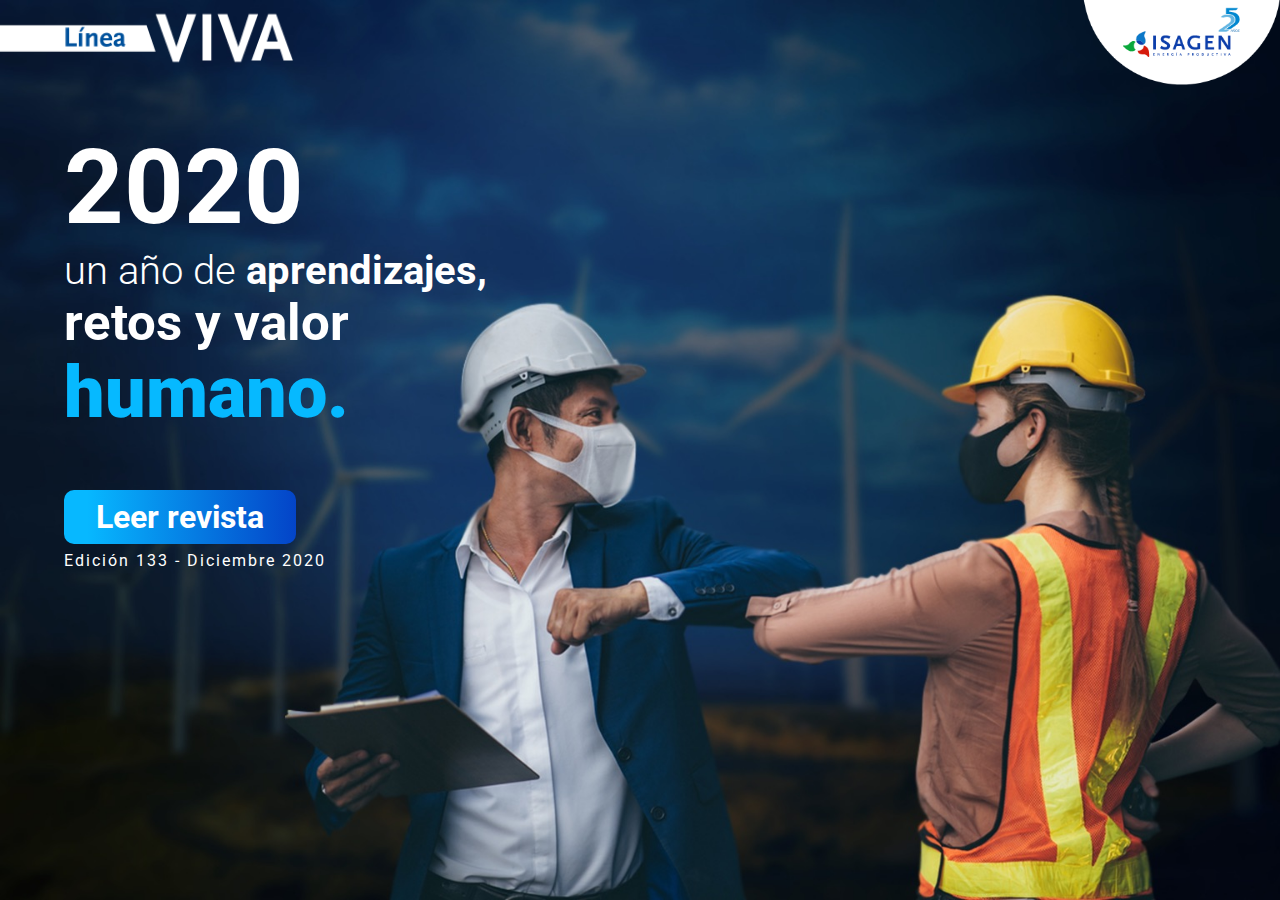
<file: index.html>
<!DOCTYPE html>
<html lang="es">
<head>
  <meta charset="UTF-8">
  <meta name="viewport" content="width=device-width, initial-scale=1.0">
  <title>LineaVIVA | Oct 2020</title>
  <link rel="stylesheet" href="../css/normalize/normalize.css">
  <link rel="stylesheet" href="index.css">
</head>
<body>
  <!--logos-->
  <div class="logos-home">
    <div class="div-img">
      <img class="logo-left" src="./img/global/viva.png" alt="LineaVIVA">

    </div>
    <div class="div-img">
      <img class="logo-right" src="./img/global/isagen.png" alt="ISAGEN">      
    </div>
  </div>
  <!--Títulos-->
  <div class="titles">
    <p>2020</p>
    <p>un año de <span>aprendizajes,</span></p>
    <p>retos y valor</p>
    <p>humano.</p>
    <p>retos y valor <span>humano.</span></p>
  </div>
  <!--boton-->
  <div class="btn-home-div">
    <a class="btn-home" href="./html/page-01.html">Leer revista</a>
    <p>Edición 133 - Diciembre 2020</p>
  </div>
</body>
</html>
</file>
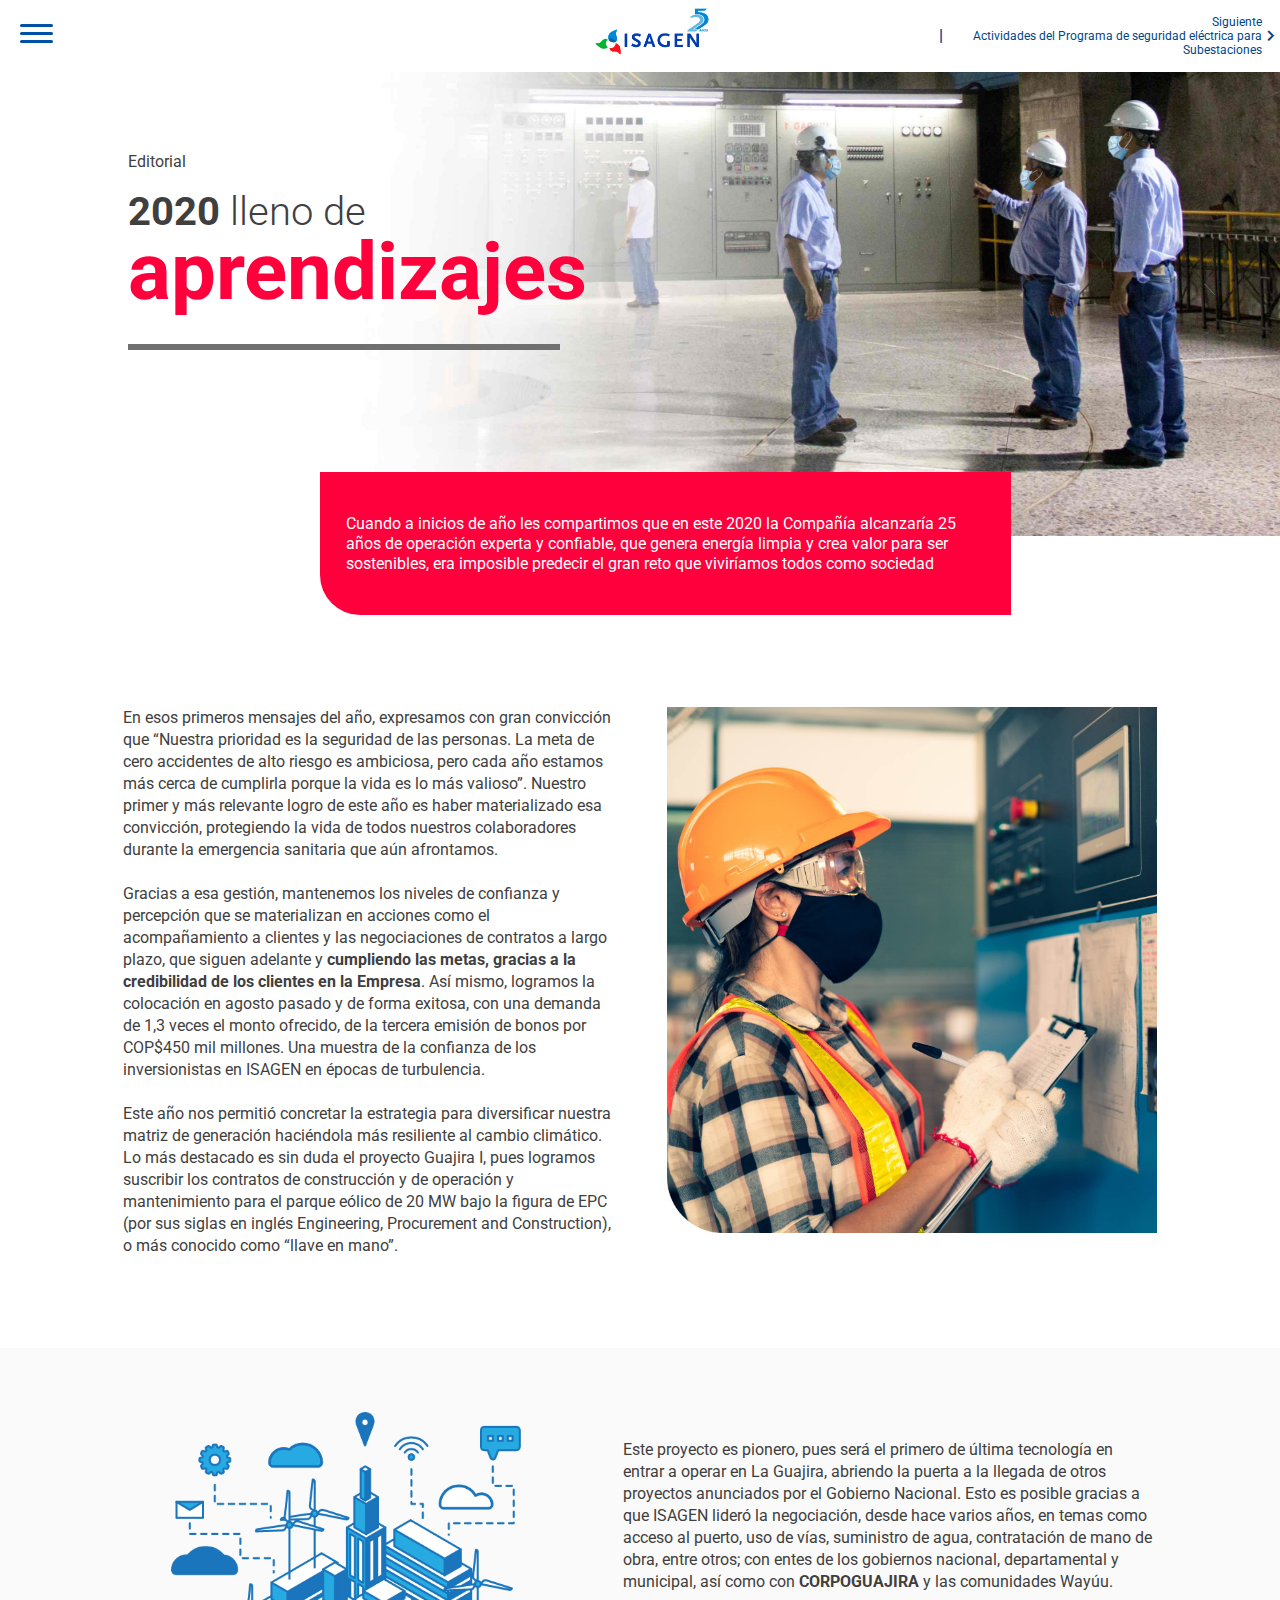
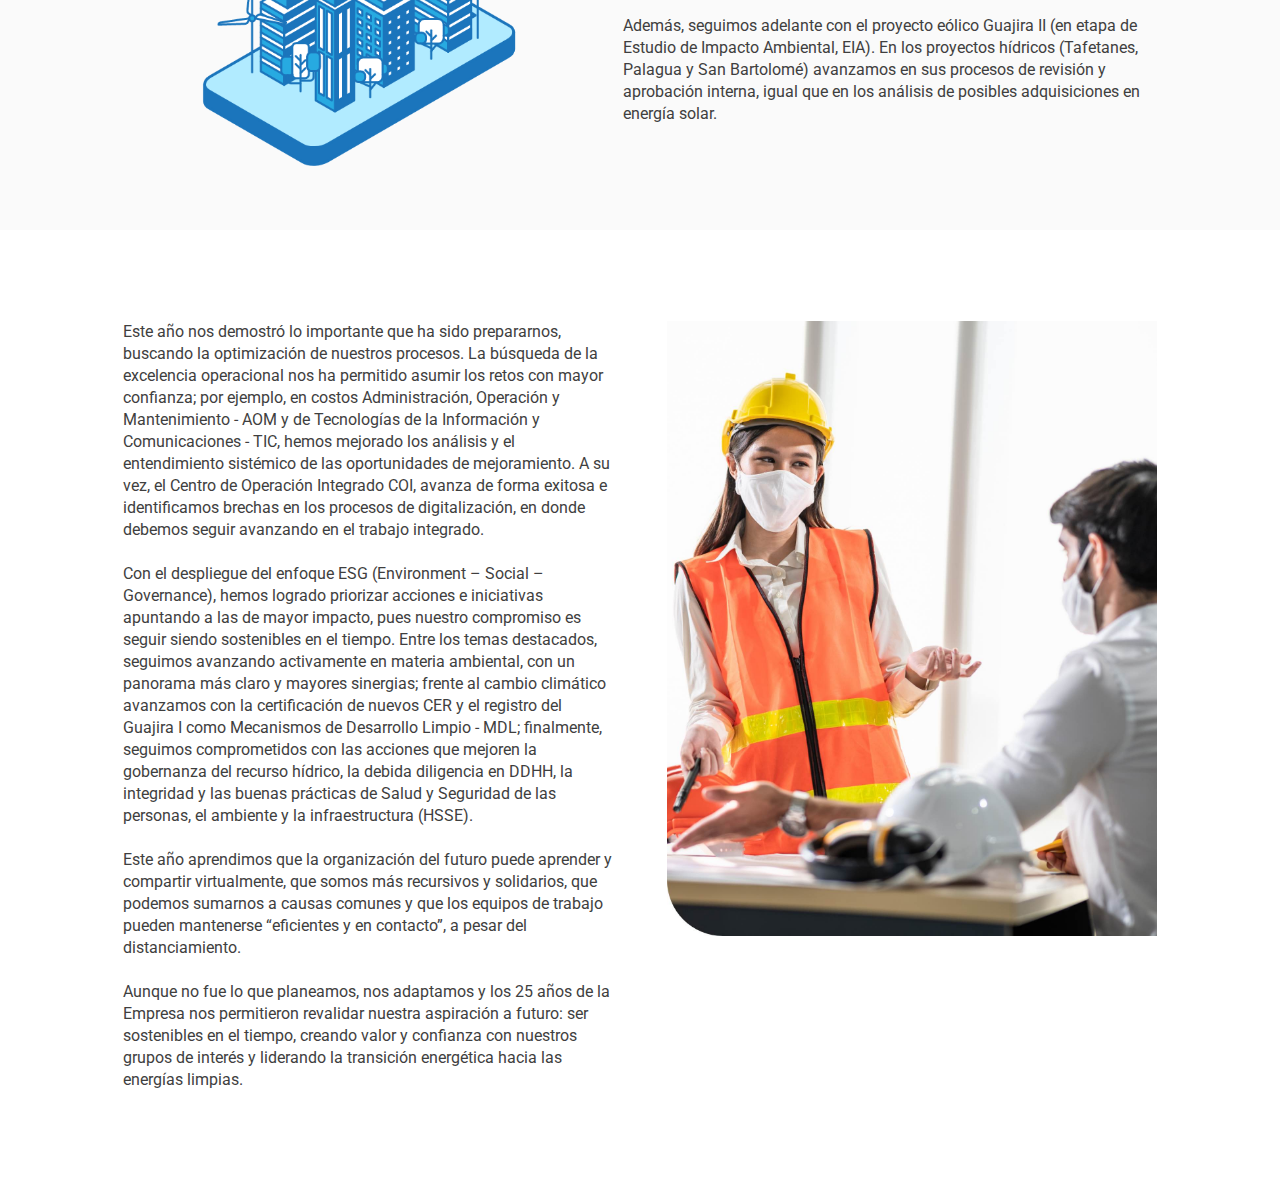
<file: html/page-01.html>
<!DOCTYPE html>
<html lang="es">
  <head>
    <meta charset="UTF-8" />
    <meta name="viewport" content="width=device-width, initial-scale=1.0" />
    <title>2020 lleno de aprendizajes</title>
    <link rel="stylesheet" href="../css/menu.css" />
    <link rel="stylesheet" href="../css/page-01.css">
    <link rel="stylesheet" href="../css/modal.css">
    <link
      rel="stylesheet"
      href="https://use.fontawesome.com/releases/v5.9.0/css/all.css"
    />
    <link rel="stylesheet" href="../css/normalize/normalize.css" />
  </head>
  <body>
    <!-- Header -->
    <div class="header">
      <div class="header-menu">
        <!-- Menu -->
        <nav role="navigation">
          <div class="menuToggle">
            <!--hidden checkbox-->
            <input type="checkbox" />
            <!--Some spans to act as a hamburger.-->
            <span></span>
            <span></span>
            <span></span>

            <!--menu has to be inside of the button-->
            <div class="menu">
              <img
                class="menu-logo"
                src="../img/global/linea-viva.png"
                alt="Logo menú"
              />

              <!--Menu container-->
              <div class="menu-content">
                <ul class="menu-nav">
                  <li class="menu-item home">
                    <a class="menu-home" href="../index.html">
                      <i class="fas fa-home"></i>
                    </a>
                  </li>
                  <li class="menu-oe" id="open-modal">
                    <p>Otras ediciones</p>
                  </li>
                  <li class="menu-edition">
                    <p>Edición 133</p>
                  </li>

                  <li class="menu-item active">
                    <a
                      class="menu-link"
                      href="#"
                      >2020 lleno de aprendizajes
                    </a>
                  </li>
                  <li class="menu-item">
                    <a
                      class="menu-link"
                      href="page-02.html"
                      >Actividades del Programa de seguridad
                      eléctrica para Subestaciones
                    </a>
                  </li>
                  <li class="menu-item">
                    <a
                      class="menu-link"
                      href="page-03.html"
                      >Sistema de Integridad
                      y Cumplimiento (SIC)
                    </a>
                  </li>
                  <li class="menu-item">
                    <a 
                      class="menu-link" 
                      href="page-04.html"
                      >Gestor Independiente de
                      Datos e Información, GIDI
                    </a>
                  </li>
                  <li class="menu-item">
                    <a
                      class="menu-link"
                      href="page-05.html"
                      >Controlar el Factor M esta
                      en sus manos
                    </a>
                  </li>
                  <li class="menu-item">
                    <a
                      class="menu-link"
                      href="page-06.html"
                      >Energía firme para
                      un futuro confiable
                    </a>
                  </li>
                  <li class="menu-item">
                    <a
                      class="menu-link"
                      href="page-07.html"
                      >Conexión-e información para
                      el control de las energías
                      penalizables
                    </a>
                  </li>
                  <li class="menu-item">
                    <a
                      class="menu-link"
                      href="page-08.html"
                      >GIE, el camino del mejoramiento
                      continuo de la Gestión de la Energía
                    </a>
                  </li>
                  <li class="menu-item">
                    <a
                      class="menu-link"
                      href="page-09.html"
                      >En 2021 el contacto directo dependerá
                      de los protocolos de bioseguridad</a
                    >
                  </li>
                  <li class="menu-item">
                    <a
                      class="menu-link"
                      href="page-10.html"
                      >Boletín enérgetico
                    </a>
                  </li>
                  <li class="menu-item">
                    <a
                      class="menu-link"
                      href="page-11.html"
                      >Celebramos los
                      retos superados
                    </a>
                  </li>
                </ul>
              </div>

              <!-- Modal -->

              <aside id="modal" class="modal">
                <section class="modal-container">
                  <header class="modal-header">
                    <h2 class="modal-title">Otras ediciones</h2>
                    <div class="close">x</div>
                  </header>
                  <section class="modal-content">
                    <div class="carousel-wrap">
                      <div class="owl-carousel">
                        <div class="item">
                          <a class="revista" href="https://www.isagen.com.co/LineaVIVA/lineaviva_edicion_132/index.html" ><img src="../img/modal/edition-132.png"></a>
                        </div>
                        <div class="item">
                          <a class="revista active" href="#" ><img src="../img/modal/edition-133.jpg"></a>
                        </div>
                      </div>
                    </div>
                  </section>
                </section>
              </aside>

            </div>
          </div>
        </nav>
      </div>

      <!--Paginación-->
      <div class="header-nav">
        <div class="nav-logo">
          <img src="../img/global/logo-isagen.png" alt="Logo ISAGEN" />
        </div>
        <div class="nav-left">
            <div>
              <p><strong>|</strong></p>
            </div> 
            <div>
              <a class="nav-btn" href="page-02.html">
                <div class="next nx-left"><span>Siguiente</span><span>Actividades del Programa de seguridad eléctrica para Subestaciones</span></div>
                <i class="fas fa-chevron-right"></i>
              </a>
            </div>
        </div>
      </div>
    </div>

    <!-- Page content-->
    <div>
      <div>
        <div class="banner">
          <p class="ocult">Editorial</p>
          <h1><span>2020</span> lleno de</h1>
          <div class="rose">
            <h1>aprendizajes</h1>
            <hr>
          </div>
        </div>
        <div class="div-rose">
          <p>Cuando a inicios de año les compartimos que en este 2020 la Compañía alcanzaría 25 años de operación experta y confiable, que genera energía limpia y crea valor para ser sostenibles, era imposible predecir el gran reto que viviríamos todos como sociedad</p>
        </div>
      </div>
      <div class="div01">
        <div class="div01-duo01">
          <p>En esos primeros mensajes del año, expresamos con gran convicción que “Nuestra
            prioridad es la seguridad de las personas. La meta de cero accidentes de alto riesgo es ambiciosa, pero cada año estamos más cerca de cumplirla porque la vida es lo más valioso”. Nuestro primer y más relevante logro de este año es haber materializado esa convicción, protegiendo la vida de todos nuestros colaboradores durante la emergencia sanitaria que aún afrontamos.
            <br><br>
            Gracias a esa gestión, mantenemos los niveles de confianza y percepción que se materializan en acciones como el acompañamiento a clientes y las negociaciones de contratos a largo plazo, que siguen adelante y <b>cumpliendo las metas, gracias a la credibilidad de los clientes en la Empresa</b>. Así mismo, logramos la colocación en agosto pasado y de forma exitosa, con una demanda de 1,3 veces el monto ofrecido, de la tercera emisión de bonos por COP$450 mil millones. Una muestra de la confianza de los inversionistas en ISAGEN en épocas de turbulencia.
            <br><br>
            Este año nos permitió concretar la estrategia para diversificar nuestra matriz de generación haciéndola más resiliente al cambio climático. Lo más destacado es sin duda el proyecto Guajira I, pues logramos suscribir los contratos de construcción y de operación y mantenimiento para el parque eólico de 20 MW bajo la figura de EPC (por sus siglas en inglés Engineering, Procurement and Construction), o más conocido como “llave en mano”.</p>
        </div>
        <div class="div01-duo02 ocult">
          <img src="../img/desktop/foto-01-1.jpg" alt="Aprendizajes">
        </div>
      </div>
      <div class="div02">
        <div class="div02-duo02">
          <img class="ocult" src="../img/desktop/foto-01-2.png" alt="Aprendizajes">
          <img class="none block" src="../img/mobile/foto-01-1.jpg" alt="Aprendizajes">
        </div>
        <div class="div01-duo01 margin">
          <p>Este proyecto es pionero, pues será el primero de última tecnología en entrar a operar en La Guajira, abriendo la puerta a la llegada de otros proyectos anunciados por el Gobierno Nacional. Esto es posible gracias a que ISAGEN lideró la negociación, desde hace varios años, en temas como acceso al puerto, uso de vías, suministro de agua, contratación de mano de obra, entre otros; con entes de los gobiernos nacional, departamental y municipal, así como con <b>CORPOGUAJIRA</b> y las comunidades Wayúu.
          <br><br>
          Además, seguimos adelante con el proyecto eólico Guajira II (en etapa de Estudio de Impacto Ambiental, EIA). En los proyectos hídricos (Tafetanes, Palagua y San Bartolomé) avanzamos en sus procesos de revisión y aprobación interna, igual que en los análisis de posibles adquisiciones en energía solar. </p>
        </div>
      </div>
      <div class="div01">
        <div class="div01-duo01">
          <p>Este año nos demostró lo importante que ha sido prepararnos, buscando la optimización de nuestros procesos. La búsqueda de la excelencia operacional nos ha permitido asumir los retos con mayor confianza; por ejemplo, en costos Administración, Operación y Mantenimiento - AOM y de Tecnologías de la Información y Comunicaciones - TIC, hemos mejorado los análisis y el entendimiento sistémico de las oportunidades de mejoramiento. A su vez, el Centro de Operación Integrado COI, avanza de forma exitosa e identificamos brechas en los procesos de digitalización, en donde debemos seguir avanzando en el trabajo integrado.
          <br><br>
          Con el despliegue del enfoque ESG (Environment – Social – Governance), hemos logrado priorizar acciones e iniciativas apuntando a las de mayor impacto, pues nuestro compromiso es seguir siendo sostenibles en el tiempo. Entre los temas destacados, seguimos avanzando activamente en materia ambiental, con un panorama más claro y mayores sinergias; frente al cambio climático avanzamos con la certificación de nuevos CER y el registro del Guajira I como Mecanismos de Desarrollo Limpio - MDL; finalmente, seguimos comprometidos con las acciones que mejoren la gobernanza del recurso hídrico, la debida diligencia en DDHH, la integridad y las buenas prácticas de Salud y Seguridad de las personas, el ambiente y la infraestructura (HSSE).
          <br><br>
          Este año aprendimos que la organización del futuro puede aprender y compartir virtualmente, que somos más recursivos y solidarios, que podemos sumarnos a causas comunes y que los equipos de trabajo pueden mantenerse “eficientes y en contacto”, a pesar del distanciamiento.
          <br><br>
          Aunque no fue lo que planeamos, nos adaptamos y los 25 años de la Empresa nos permitieron revalidar nuestra aspiración a futuro: ser sostenibles en el tiempo, creando valor y confianza con nuestros grupos de interés y liderando la transición energética hacia las energías limpias. </p>
        </div>
        <div class="div01-duo02 ocult">
          <img src="../img/desktop/foto-01-3.jpg" alt="Aprendizajes">
        </div>
      </div>
    </div>
    
    <script src="../script.js"></script>
  </body>
</html>
</file>
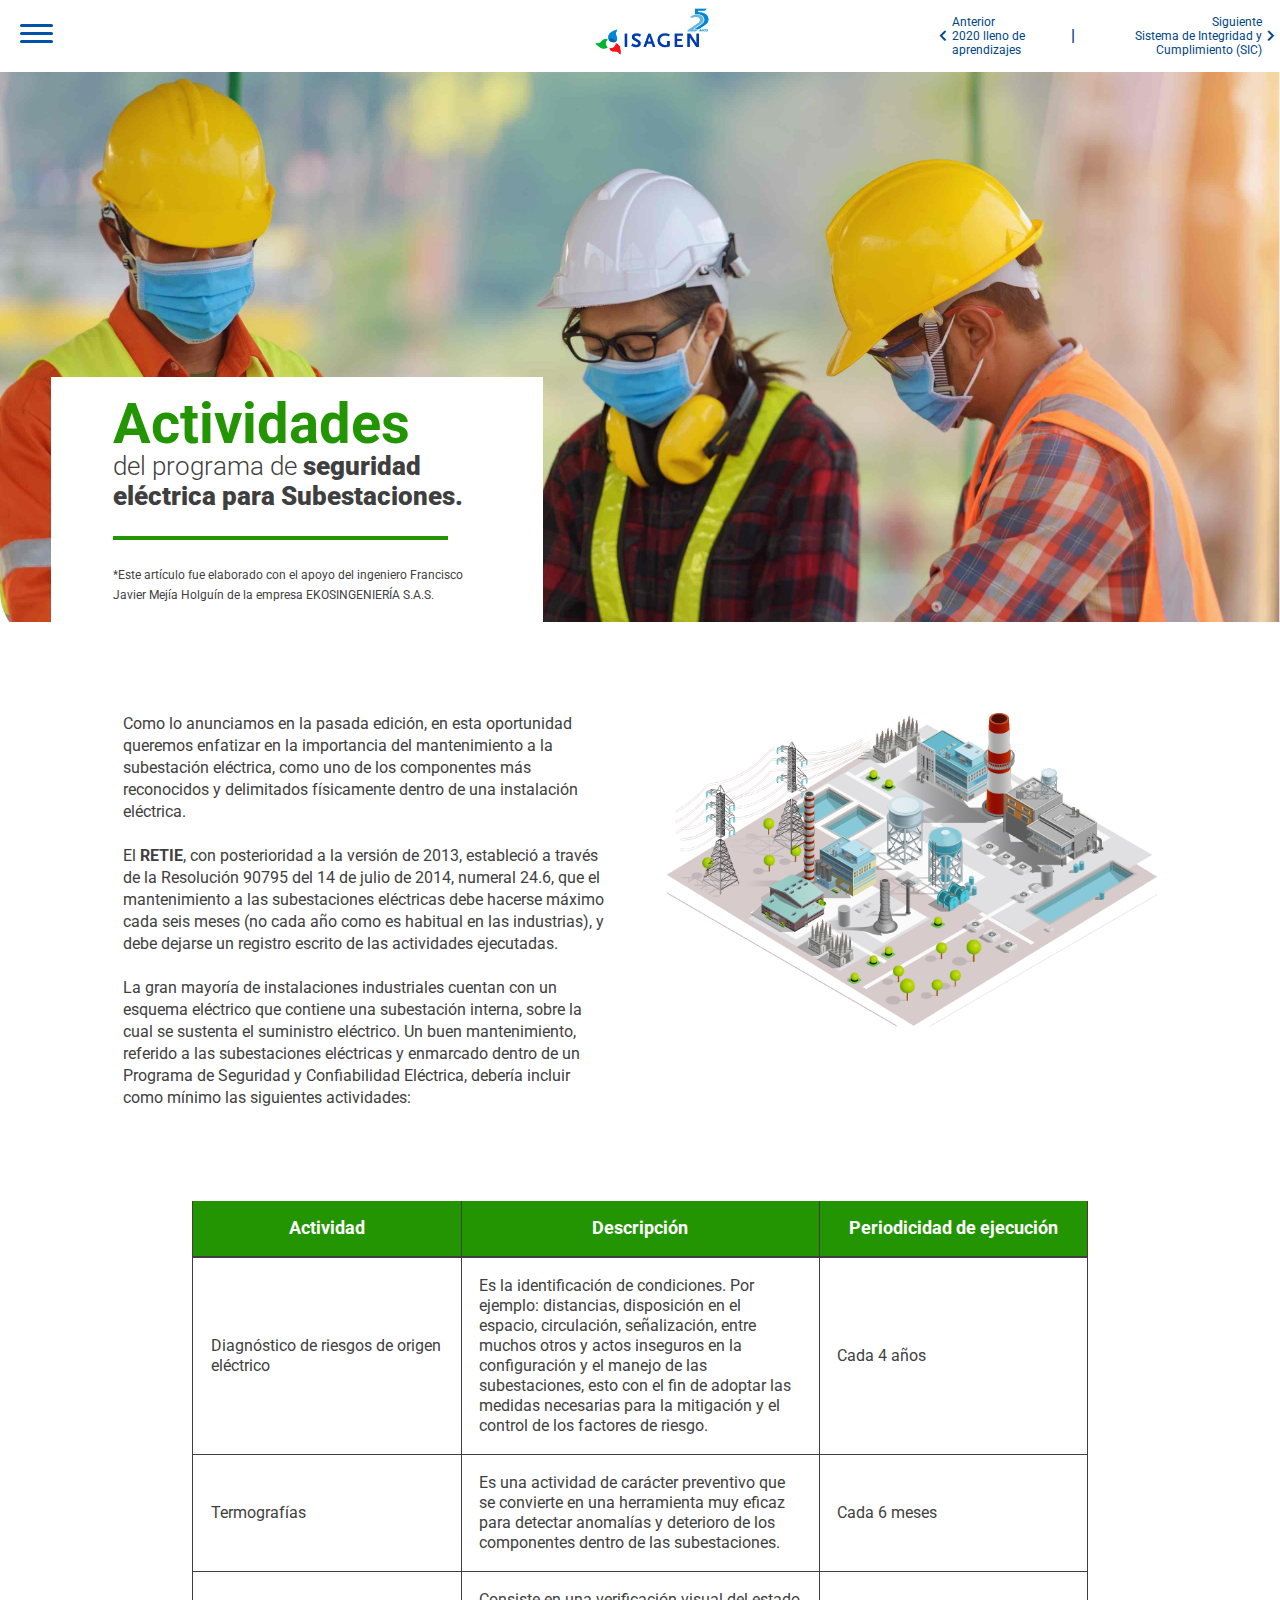
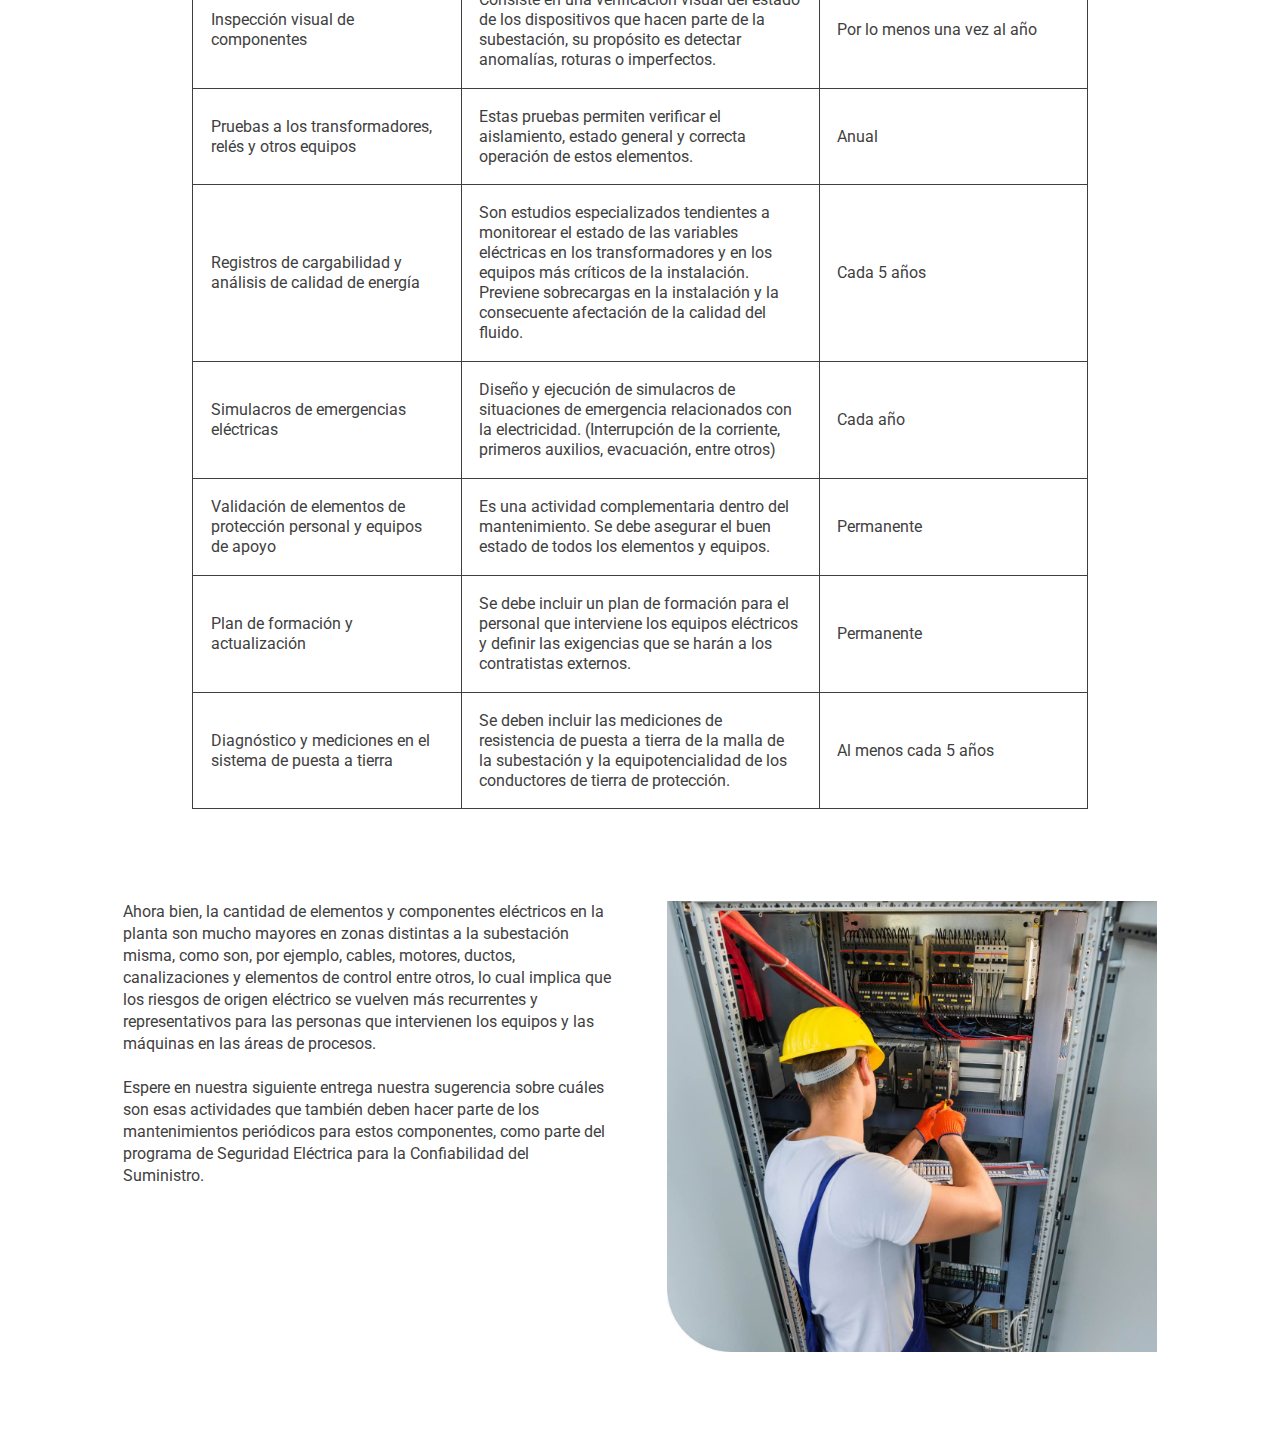
<file: html/page-02.html>
<!DOCTYPE html>
<html lang="es">
  <head>
    <meta charset="UTF-8" />
    <meta name="viewport" content="width=device-width, initial-scale=1.0" />
    <title>Actividades del Programa de seguridad eléctrica para Subestaciones</title>
    <link rel="stylesheet" href="../css/menu.css" />
    <link rel="stylesheet" href="../css/page-02.css">
    <link rel="stylesheet" href="../css/modal.css">
    <link
      rel="stylesheet"
      href="https://use.fontawesome.com/releases/v5.9.0/css/all.css"
    />
    <link rel="stylesheet" href="../css/normalize/normalize.css" />
  </head>
  <body>
    <!-- Header -->
    <div class="header">
      <div class="header-menu">
        <!-- Menu -->
        <nav role="navigation">
          <div class="menuToggle">
            <!--hidden checkbox-->
            <input type="checkbox" />
            <!--Some spans to act as a hamburger.-->
            <span></span>
            <span></span>
            <span></span>

            <!--menu has to be inside of the button-->
            <div class="menu">
              <img
                class="menu-logo"
                src="../img/global/linea-viva.png"
                alt="Logo menú"
              />

              <!--Menu container-->
              <div class="menu-content">
                <ul class="menu-nav">
                  <li class="menu-item home">
                    <a class="menu-home" href="../index.html">
                      <i class="fas fa-home"></i>
                    </a>
                  </li>
                  <li class="menu-oe" id="open-modal">
                    <p>Otras ediciones</p>
                  </li>
                  <li class="menu-edition">
                    <p>Edición 133</p>
                  </li>

                  <li class="menu-item">
                    <a
                      class="menu-link"
                      href="page-01.html"
                      >2020 lleno de aprendizajes
                    </a>
                  </li>
                  <li class="menu-item active">
                    <a
                      class="menu-link"
                      href="#"
                      >Actividades del Programa de seguridad
                      eléctrica para Subestaciones
                    </a>
                  </li>
                  <li class="menu-item">
                    <a
                      class="menu-link"
                      href="page-03.html"
                      >Sistema de Integridad
                      y Cumplimiento (SIC)
                    </a>
                  </li>
                  <li class="menu-item">
                    <a 
                      class="menu-link" 
                      href="page-04.html"
                      >Gestor Independiente de
                      Datos e Información, GIDI
                    </a>
                  </li>
                  <li class="menu-item">
                    <a
                      class="menu-link"
                      href="page-05.html"
                      >Controlar el Factor M esta
                      en sus manos
                    </a>
                  </li>
                  <li class="menu-item">
                    <a
                      class="menu-link"
                      href="page-06.html"
                      >Energía firme para
                      un futuro confiable
                    </a>
                  </li>
                  <li class="menu-item">
                    <a
                      class="menu-link"
                      href="page-07.html"
                      >Conexión-e información para
                      el control de las energías
                      penalizables
                    </a>
                  </li>
                  <li class="menu-item">
                    <a
                      class="menu-link"
                      href="page-08.html"
                      >GIE, el camino del mejoramiento
                      continuo de la Gestión de la Energía
                    </a>
                  </li>
                  <li class="menu-item">
                    <a
                      class="menu-link"
                      href="page-09.html"
                      >En 2021 el contacto directo dependerá
                      de los protocolos de bioseguridad</a
                    >
                  </li>
                  <li class="menu-item">
                    <a
                      class="menu-link"
                      href="page-10.html"
                      >Boletín enérgetico
                    </a>
                  </li>
                  <li class="menu-item">
                    <a
                      class="menu-link"
                      href="page-11.html"
                      >Celebramos los
                      retos superados
                    </a>
                  </li>
                </ul>
              </div>

              <!-- Modal -->

              <aside id="modal" class="modal">
                <section class="modal-container">
                  <header class="modal-header">
                    <h2 class="modal-title">Otras ediciones</h2>
                    <div class="close">x</div>
                  </header>
                  <section class="modal-content">
                    <div class="carousel-wrap">
                      <div class="owl-carousel">
                        <div class="item">
                          <a class="revista" href="https://www.isagen.com.co/LineaVIVA/lineaviva_edicion_132/index.html" ><img src="../img/modal/edition-132.png"></a>
                        </div>
                        <div class="item">
                          <a class="revista active" href="#" ><img src="../img/modal/edition-133.jpg"></a>
                        </div>
                      </div>
                    </div>
                  </section>
                </section>
              </aside>

            </div>
          </div>
        </nav>
      </div>

      <!--Paginación-->
      <div class="header-nav">
        <div class="nav-logo">
          <img src="../img/global/logo-isagen.png" alt="Logo ISAGEN" />
        </div>
        <div class="nav-left">
            <div>
              <a class="nav-btn" href="page-01.html">
                <i class="fas fa-chevron-left"></i>
                <div class="next"><span>Anterior</span><span>2020 lleno de aprendizajes
                </span></div>
              </a>
            </div>
            <div>
              <p><strong>|</strong></p>
            </div> 
            <div>
              <a class="nav-btn" href="page-03.html">
                <div class="next nx-left"><span>Siguiente</span><span>Sistema de Integridad
                  y Cumplimiento (SIC)</span></div>
                <i class="fas fa-chevron-right"></i>
              </a>
            </div>
        </div>
      </div>
    </div>

    <!-- Page content -->
    <div>
      <div class="banner">
        <div class="div">
          <h1 class="green">Actividades</h1>
          <div class="green">
            <h1>del programa de <b>seguridad eléctrica para Subestaciones.</b></h1>
            <hr>
          </div>
          <p>*Este artículo fue elaborado con el apoyo del ingeniero Francisco Javier Mejía Holguín de la empresa EKOSINGENIERÍA S.A.S.</p>
        </div>
      </div>
      <div class="div01">
        <div class="div01-duo01 margin">
          <p>Como lo anunciamos en la pasada edición, en esta oportunidad queremos enfatizar en la importancia del mantenimiento a la subestación eléctrica, como uno de los componentes más reconocidos y delimitados físicamente dentro de una instalación eléctrica.
          <br><br>
          El <b>RETIE</b>, con posterioridad a la versión de 2013, estableció a través de la Resolución 90795 del 14 de julio de 2014, numeral 24.6, que el mantenimiento a las subestaciones eléctricas debe hacerse máximo cada seis meses (no cada año como es habitual en las industrias), y debe dejarse un registro escrito de las actividades ejecutadas. 
          <br><br>
          La gran mayoría de instalaciones industriales cuentan con un esquema eléctrico que contiene una subestación interna, sobre la cual se sustenta el suministro eléctrico. Un buen mantenimiento, referido a las subestaciones eléctricas y enmarcado dentro de un Programa de Seguridad y Confiabilidad Eléctrica, debería incluir como mínimo las siguientes actividades: </p>
        </div>
        <div class="div01-duo02 ocult">
          <img src="../img/desktop/foto-02-1.png" alt="Actividades">
        </div>
        <p class="scroll">* Desliza la tabla hacia la izquierda para leer el contenido completo.</p>
      </div>
      <div class="table">
        <table class="blueTable">
          <thead>
            <tr>
              <th>Actividad</th>
              <th>Descripción</th>
              <th>Periodicidad de ejecución</th>
            </tr>
          </thead>
          <tbody>
            <tr>
              <td>Diagnóstico de riesgos de origen eléctrico</td>
              <td>Es la identificación de condiciones. Por ejemplo: distancias, disposición en el espacio, circulación, señalización, entre muchos otros y actos inseguros en la configuración y el manejo de las subestaciones, esto con el fin de adoptar las medidas necesarias para la mitigación y el control de los factores de riesgo.
              </td>
              <td>Cada 4 años</td>
            </tr>
            <tr>
              <td>Termografías</td>
              <td>Es una actividad de carácter preventivo que se convierte en una herramienta muy eficaz para detectar anomalías y deterioro de los componentes dentro de las subestaciones.</td>
              <td>Cada 6 meses</td>
            </tr>
            <tr>
              <td>Inspección visual de componentes</td>
              <td>Consiste en una verificación visual del estado de los dispositivos que hacen parte de la subestación, su propósito es detectar anomalías, roturas o imperfectos.</td>
              <td>Por lo menos una vez al año</td>
            </tr>
            <tr>
              <td>Pruebas a los transformadores, relés y otros equipos</td>
              <td>Estas pruebas permiten verificar el aislamiento, estado general y correcta operación de estos elementos.</td>
              <td>Anual</td>
            </tr>
            <tr>
              <td>Registros de cargabilidad y análisis de calidad de energía</td>
              <td>Son estudios especializados tendientes a monitorear el estado de las variables eléctricas en los transformadores y en los equipos más críticos de la instalación. Previene sobrecargas en la instalación y la consecuente afectación de la calidad del fluido.</td>
              <td>Cada 5 años</td>
            </tr>
            <tr>
              <td>Simulacros de emergencias eléctricas</td>
              <td>Diseño y ejecución de simulacros de situaciones de emergencia relacionados con la electricidad. (Interrupción de la corriente, primeros auxilios, evacuación, entre otros)</td>
              <td>Cada año</td>
            </tr>
            <tr>
              <td>Validación de elementos de protección personal y equipos de apoyo</td>
              <td>Es una actividad complementaria dentro del mantenimiento. Se debe asegurar el buen estado de todos los elementos y equipos.</td>
              <td>Permanente</td>
            </tr>
            <tr>
              <td>Plan de formación y actualización</td>
              <td>Se debe incluir un plan de formación para el personal que interviene los equipos eléctricos y definir las exigencias que se harán a los contratistas externos.</td>
              <td>Permanente</td>
            </tr>
            <tr>
              <td>Diagnóstico y mediciones en el sistema de puesta a tierra</td>
              <td>Se deben incluir las mediciones de resistencia de puesta a tierra de la malla de la subestación y la equipotencialidad de los conductores de tierra de protección.</td>
              <td>Al menos cada 5 años</td>
            </tr>
          </tbody>
        </table>
      </div>
      <div class="div01">
        <div class="div01-duo01">
          <p>Ahora bien, la cantidad de elementos y componentes eléctricos en la planta son mucho mayores en zonas distintas a la subestación misma, como son, por ejemplo, cables, motores, ductos, canalizaciones y elementos de control entre otros, lo cual implica que los riesgos de origen eléctrico se vuelven más recurrentes y representativos para las personas que intervienen los equipos y las máquinas en las áreas de procesos.
          <br><br>
          Espere en nuestra siguiente entrega nuestra sugerencia sobre cuáles son esas actividades que también deben hacer parte de los mantenimientos periódicos para estos componentes, como parte del programa de Seguridad Eléctrica para la Confiabilidad del Suministro.</p>
        </div>
        <div class="div01-duo02">
          <img class="ocult" src="../img/desktop/foto-02-2.jpg" alt="Actividades">
          <img class="none" src="../img/mobile/foto-03-1.jpg" alt="Actividades">
        </div>
      </div>
    </div>
    <script src="../script.js"></script>
  </body>
</html>
</file>
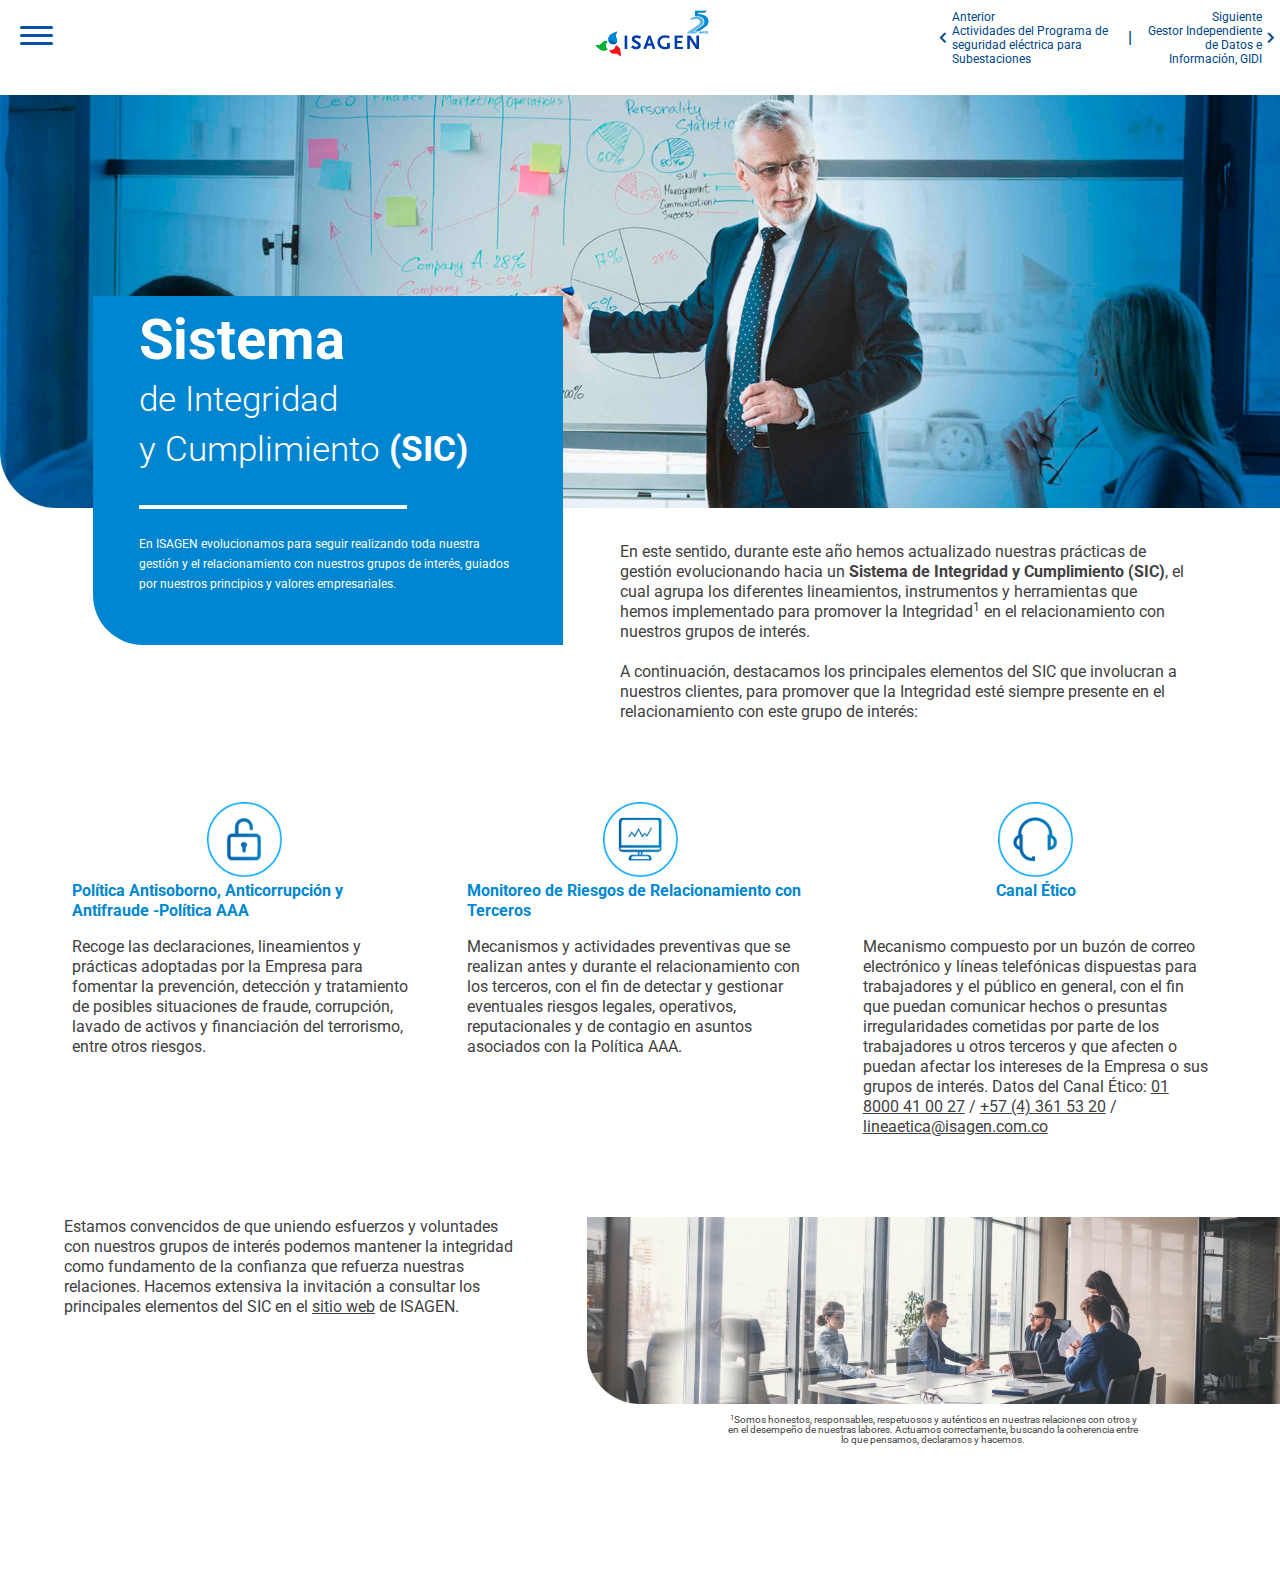
<file: html/page-03.html>
<!DOCTYPE html>
<html lang="es">
  <head>
    <meta charset="UTF-8" />
    <meta name="viewport" content="width=device-width, initial-scale=1.0" />
    <title>Sistema de Integridad y Cumplimiento (SIC)</title>
    <link rel="stylesheet" href="../css/menu.css" />
    <link rel="stylesheet" href="../css/page-03.css">
    <link rel="stylesheet" href="../css/modal.css">
    <link
      rel="stylesheet"
      href="https://use.fontawesome.com/releases/v5.9.0/css/all.css"
    />
    <link rel="stylesheet" href="../css/normalize/normalize.css" />
  </head>
  <body>
    <!-- Header -->
    <div class="header">
      <div class="header-menu">
        <!-- Menu -->
        <nav role="navigation">
          <div class="menuToggle">
            <!--hidden checkbox-->
            <input type="checkbox" />
            <!--Some spans to act as a hamburger.-->
            <span></span>
            <span></span>
            <span></span>

            <!--menu has to be inside of the button-->
            <div class="menu">
              <img
                class="menu-logo"
                src="../img/global/linea-viva.png"
                alt="Logo menú"
              />

              <!--Menu container-->
              <div class="menu-content">
                <ul class="menu-nav">
                  <li class="menu-item home">
                    <a class="menu-home" href="../index.html">
                      <i class="fas fa-home"></i>
                    </a>
                  </li>
                  <li class="menu-oe" id="open-modal">
                    <p>Otras ediciones</p>
                  </li>
                  <li class="menu-edition">
                    <p>Edición 133</p>
                  </li>

                  <li class="menu-item">
                    <a
                      class="menu-link"
                      href="page-01.html"
                      >2020 lleno de aprendizajes
                    </a>
                  </li>
                  <li class="menu-item">
                    <a
                      class="menu-link"
                      href="page-02.html"
                      >Actividades del Programa de seguridad
                      eléctrica para Subestaciones
                    </a>
                  </li>
                  <li class="menu-item active">
                    <a
                      class="menu-link"
                      href="#"
                      >Sistema de Integridad
                      y Cumplimiento (SIC)
                    </a>
                  </li>
                  <li class="menu-item">
                    <a 
                      class="menu-link" 
                      href="page-04.html"
                      >Gestor Independiente de
                      Datos e Información, GIDI
                    </a>
                  </li>
                  <li class="menu-item">
                    <a
                      class="menu-link"
                      href="page-05.html"
                      >Controlar el Factor M esta
                      en sus manos
                    </a>
                  </li>
                  <li class="menu-item">
                    <a
                      class="menu-link"
                      href="page-06.html"
                      >Energía firme para
                      un futuro confiable
                    </a>
                  </li>
                  <li class="menu-item">
                    <a
                      class="menu-link"
                      href="page-07.html"
                      >Conexión-e información para
                      el control de las energías
                      penalizables
                    </a>
                  </li>
                  <li class="menu-item">
                    <a
                      class="menu-link"
                      href="page-08.html"
                      >GIE, el camino del mejoramiento
                      continuo de la Gestión de la Energía
                    </a>
                  </li>
                  <li class="menu-item">
                    <a
                      class="menu-link"
                      href="page-09.html"
                      >En 2021 el contacto directo dependerá
                      de los protocolos de bioseguridad</a
                    >
                  </li>
                  <li class="menu-item">
                    <a
                      class="menu-link"
                      href="page-10.html"
                      >Boletín enérgetico
                    </a>
                  </li>
                  <li class="menu-item">
                    <a
                      class="menu-link"
                      href="page-11.html"
                      >Celebramos los
                      retos superados
                    </a>
                  </li>
                </ul>
              </div>

              <!-- Modal -->

              <aside id="modal" class="modal">
                <section class="modal-container">
                  <header class="modal-header">
                    <h2 class="modal-title">Otras ediciones</h2>
                    <div class="close">x</div>
                  </header>
                  <section class="modal-content">
                    <div class="carousel-wrap">
                      <div class="owl-carousel">
                        <div class="item">
                          <a class="revista" href="https://www.isagen.com.co/LineaVIVA/lineaviva_edicion_132/index.html" ><img src="../img/modal/edition-132.png"></a>
                        </div>
                        <div class="item">
                          <a class="revista active" href="#" ><img src="../img/modal/edition-133.jpg"></a>
                        </div>
                      </div>
                    </div>
                  </section>
                </section>
              </aside>

            </div>
          </div>
        </nav>
      </div>

      <!--Paginación-->
      <div class="header-nav">
        <div class="nav-logo">
          <img src="../img/global/logo-isagen.png" alt="Logo ISAGEN" />
        </div>
        <div class="nav-left">
            <div>
              <a class="nav-btn" href="page-02.html">
                <i class="fas fa-chevron-left"></i>
                <div class="next"><span>Anterior</span><span>Actividades del Programa de seguridad eléctrica para Subestaciones</span></div>
              </a>
            </div>
            <div>
              <p><strong>|</strong></p>
            </div> 
            <div>
              <a class="nav-btn" href="page-04.html">
                <div class="next nx-left"><span>Siguiente</span><span>Gestor Independiente de Datos e Información, GIDI</span></div>
                <i class="fas fa-chevron-right"></i>
              </a>
            </div>
        </div>
      </div>
    </div>

    <!-- Page content -->
    <div class="banner">
    </div>
    <div class="divs">
      <div class="div01">
        <h1 class="h1">Sistema</h1>
        <div class="blue">
          <h1>de Integridad<br>y Cumplimiento <b>(SIC)</b></h1>
          <hr class="ocult">
        </div>
        <p>En ISAGEN evolucionamos para seguir realizando toda nuestra gestión y el relacionamiento con nuestros grupos de interés, guiados por nuestros principios y valores empresariales. </p>
      </div>
      <div class="div02">
        <p>En este sentido, durante este año hemos actualizado nuestras prácticas de gestión evolucionando hacia un <b>Sistema de Integridad y Cumplimiento (SIC)</b>, el cual agrupa los diferentes lineamientos, instrumentos y herramientas que hemos implementado para promover la Integridad<sup>1</sup> en el relacionamiento con nuestros grupos de interés.
        <br><br>
        A continuación, destacamos los principales elementos del SIC que involucran a nuestros clientes, para promover que la Integridad esté siempre presente en el relacionamiento con este grupo de interés: </p>
      </div>
    </div>
    <div class="section-card">
      <div class="card">
        <div class="card-icon">
          <div class="border">
            <img src="../img/global/icon-03-1.png" alt="Política">
          </div>
          <p>Política Antisoborno, Anticorrupción y Antifraude -Política AAA</p>
        </div>
        <div>
          <p>Recoge las declaraciones, lineamientos y prácticas adoptadas
            por la Empresa para fomentar la prevención, detección y
            tratamiento de posibles situaciones de fraude, corrupción, lavado
            de activos y financiación del terrorismo, entre otros riesgos.</p>
        </div>
      </div>
      <div class="card medium">
        <div class="card-icon">
          <div class="border">
            <img src="../img/global/icon-03-2.png" alt="Monitoreo">
          </div>
          <p>Monitoreo de Riesgos de Relacionamiento con Terceros</p>
        </div>
        <div>
          <p>Mecanismos y actividades preventivas que se realizan
            antes y durante el relacionamiento con los terceros,
            con el fin de detectar y gestionar eventuales riesgos
            legales, operativos, reputacionales y de contagio en
            asuntos asociados con la Política AAA.</p>
        </div>
      </div>
      <div class="card">
        <div class="card-icon">
          <div class="border">
            <img src="../img/global/icon-03-3.png" alt="Canal">
          </div>
          <p>Canal Ético</p>
        </div>
        <div>
          <p><br>Mecanismo compuesto por un buzón de correo
            electrónico y líneas telefónicas dispuestas para
            trabajadores y el público en general, con el fin que
            puedan comunicar hechos o presuntas irregularidades
            cometidas por parte de los trabajadores u otros
            terceros y que afecten o puedan afectar los intereses
            de la Empresa o sus grupos de interés. Datos del Canal
            Ético: <a href="tel:018000410027">01 8000 41 00 27</a> / <a href="tel:+570343615320">+57 (4) 361 53 20</a> /
            <a href="mailto:lineaetica@isagen.com.co ">lineaetica@isagen.com.co </a></p>
        </div>
      </div>
    </div>
    <div class="duo">
      <div class="duo-01">
        <p>Estamos convencidos de que uniendo esfuerzos y voluntades con
          nuestros grupos de interés podemos mantener la integridad como
          fundamento de la confianza que refuerza nuestras relaciones.
          Hacemos extensiva la invitación a consultar los principales
          elementos del SIC en el <a href="https://www.isagen.com.co/es/web/guest/home">sitio web</a> de ISAGEN.</p>
      </div>
      <div class="duo-02">
        <img src="../img/desktop/foto-03-1.jpg" alt="">
        <p><sup>1</sup>Somos honestos, responsables, respetuosos y auténticos en nuestras relaciones con otros y en el desempeño de nuestras labores. Actuamos correctamente, buscando la coherencia entre lo que pensamos, declaramos y hacemos.
          </p>
      </div>
    </div>
    <script src="../script.js"></script>
  </body>
</html>
</file>
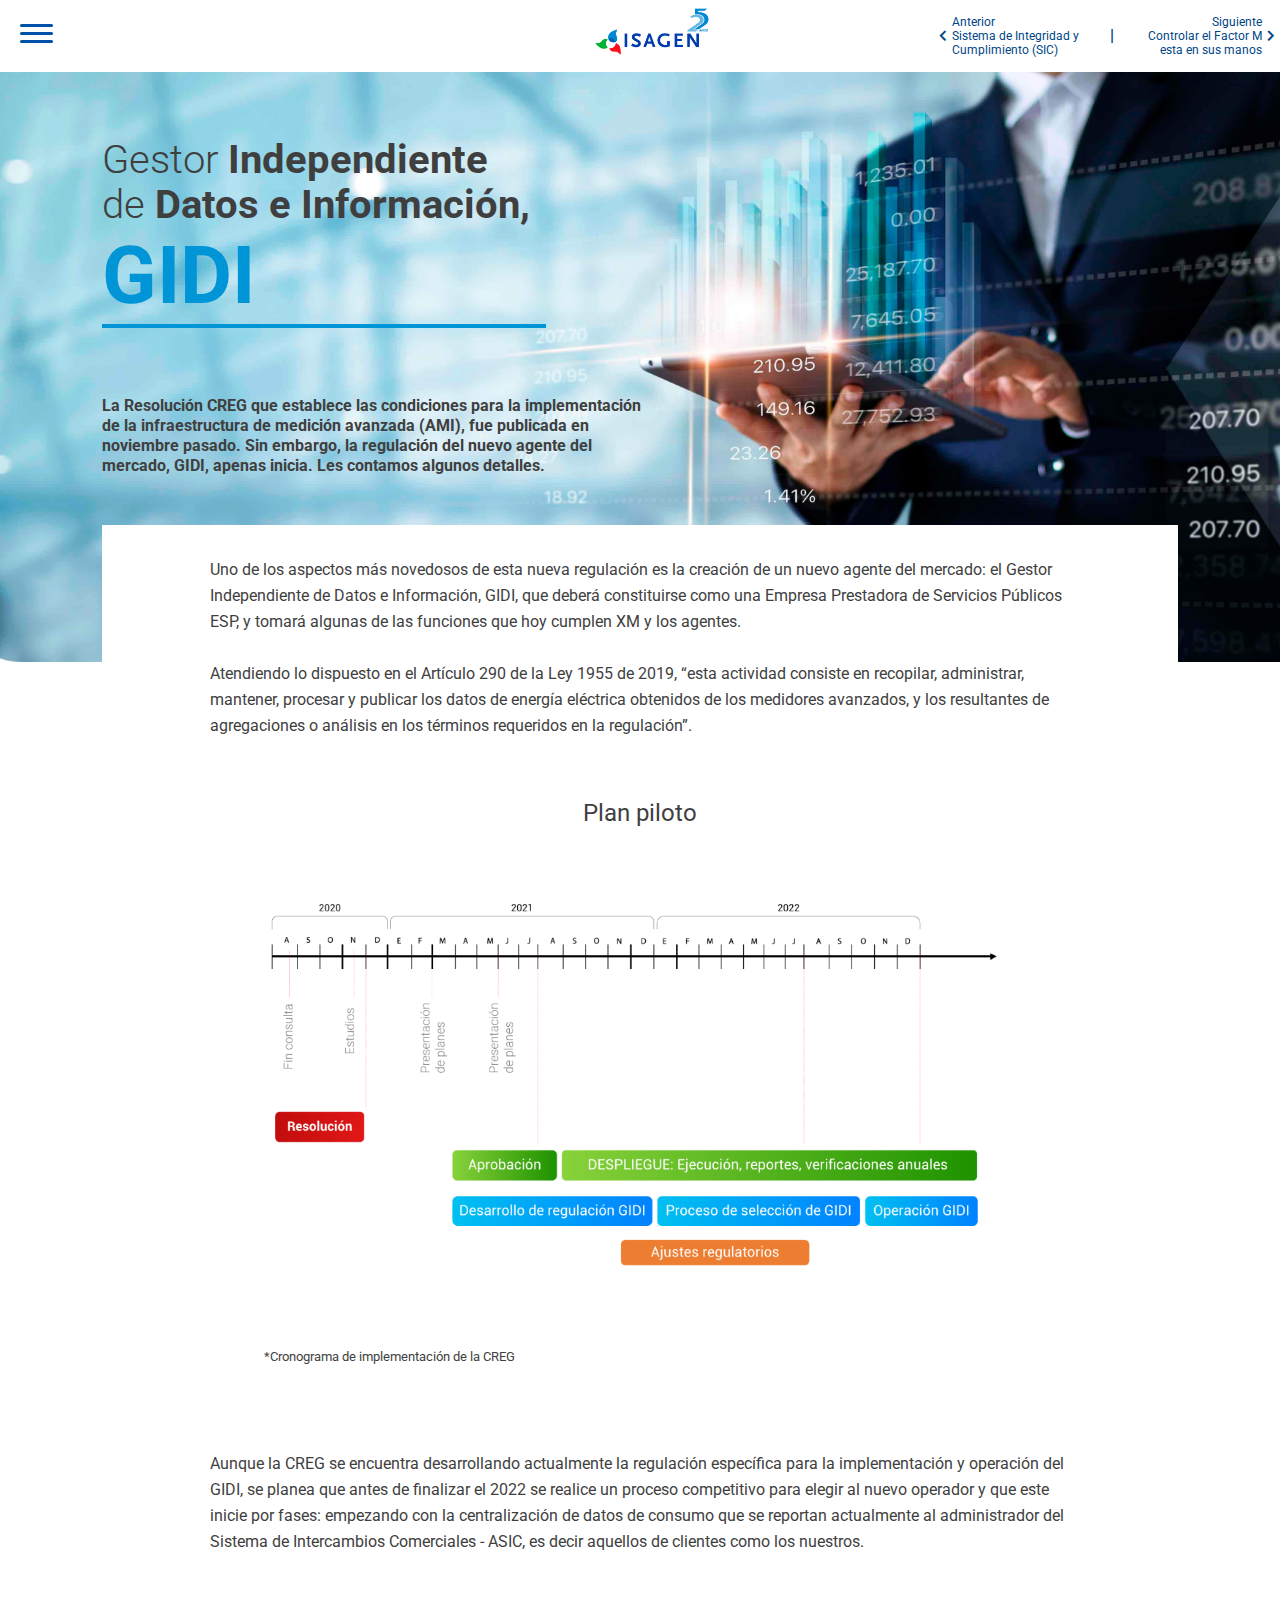
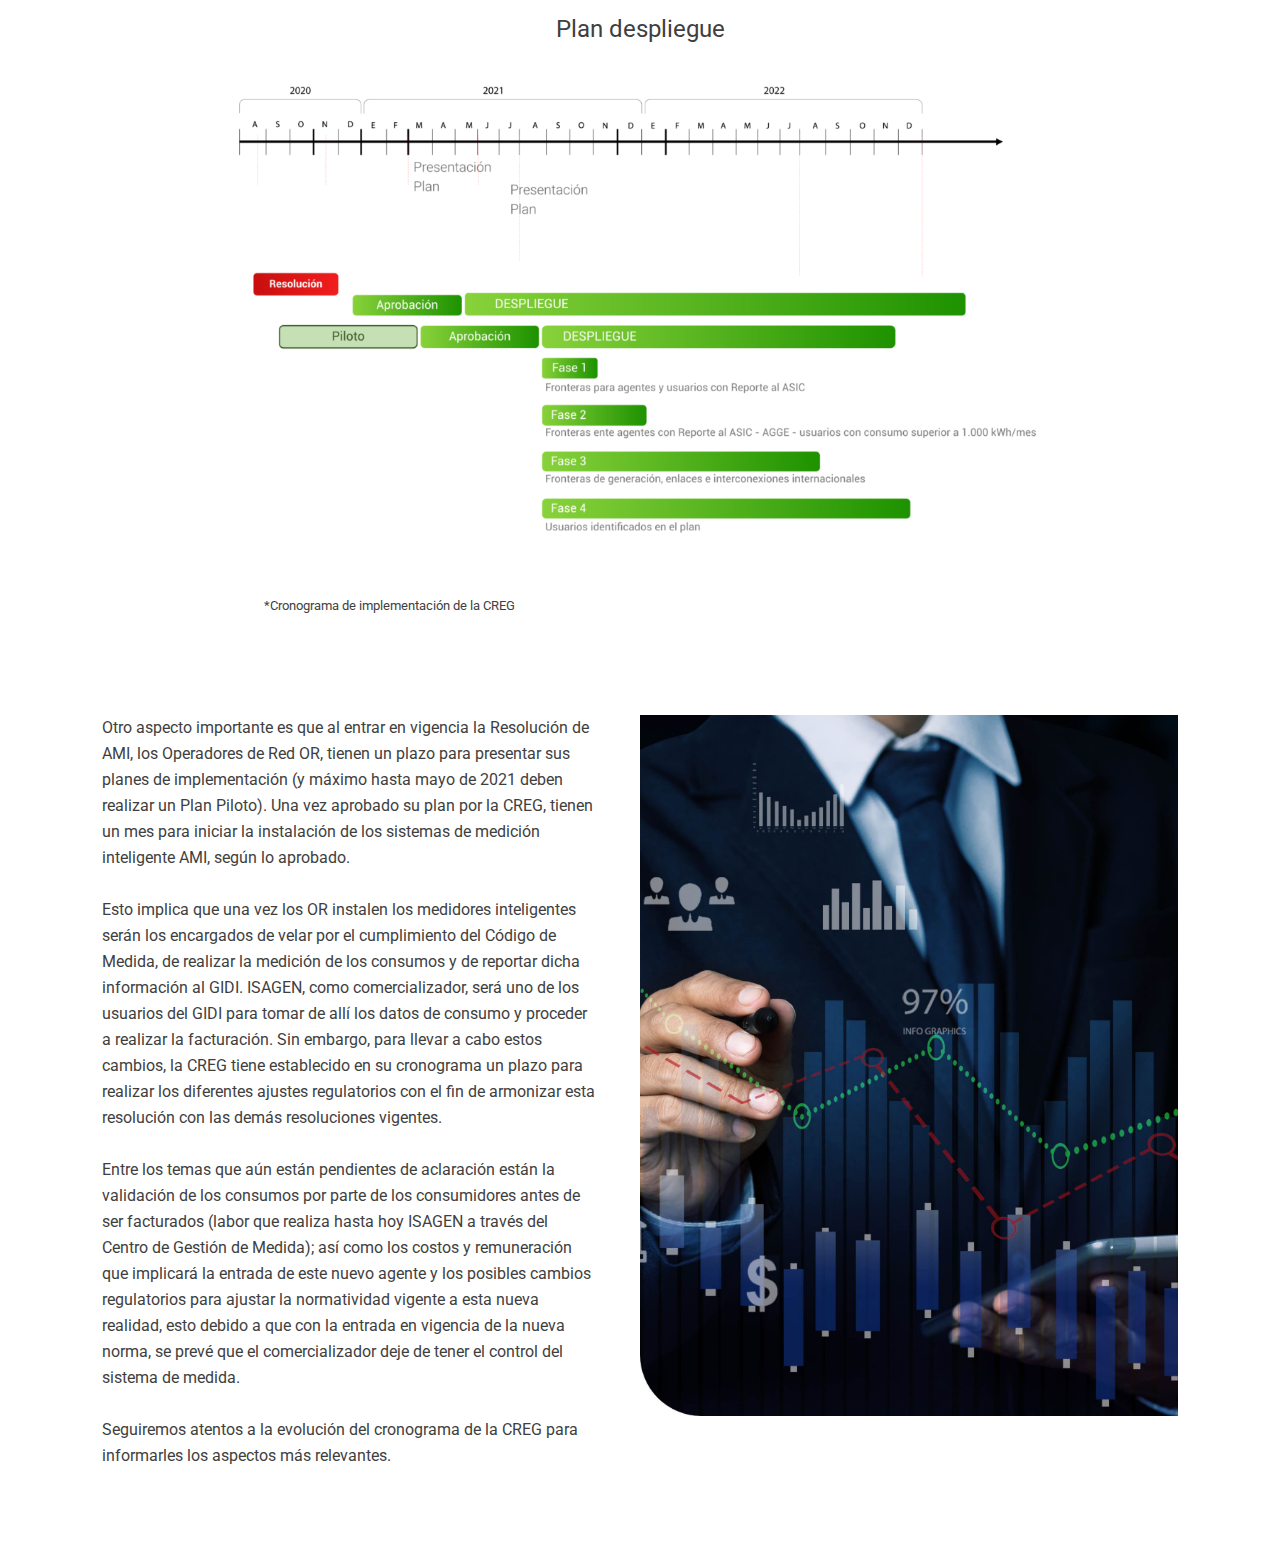
<file: html/page-04.html>
<!DOCTYPE html>
<html lang="es">
  <head>
    <meta charset="UTF-8" />
    <meta name="viewport" content="width=device-width, initial-scale=1.0" />
    <title>Gestor Independiente de Datos e Información, GIDI</title>
    <link rel="stylesheet" href="../css/menu.css" />
    <link rel="stylesheet" href="../css/page-04.css">
    <link rel="stylesheet" href="../css/modal.css">
    <link
      rel="stylesheet"
      href="https://use.fontawesome.com/releases/v5.9.0/css/all.css"
    />
    <link rel="stylesheet" href="../css/normalize/normalize.css" />
  </head>
  <body>
    <!-- Header -->
    <div class="header">
      <div class="header-menu">
        <!-- Menu -->
        <nav role="navigation">
          <div class="menuToggle">
            <!--hidden checkbox-->
            <input type="checkbox" />
            <!--Some spans to act as a hamburger.-->
            <span></span>
            <span></span>
            <span></span>

            <!--menu has to be inside of the button-->
            <div class="menu">
              <img
                class="menu-logo"
                src="../img/global/linea-viva.png"
                alt="Logo menú"
              />

              <!--Menu container-->
              <div class="menu-content">
                <ul class="menu-nav">
                  <li class="menu-item home">
                    <a class="menu-home" href="../index.html">
                      <i class="fas fa-home"></i>
                    </a>
                  </li>
                  <li class="menu-oe" id="open-modal">
                    <p>Otras ediciones</p>
                  </li>
                  <li class="menu-edition">
                    <p>Edición 133</p>
                  </li>

                  <li class="menu-item">
                    <a
                      class="menu-link"
                      href="page-01.html"
                      >2020 lleno de aprendizajes
                    </a>
                  </li>
                  <li class="menu-item">
                    <a
                      class="menu-link"
                      href="page-02.html"
                      >Actividades del Programa de seguridad
                      eléctrica para Subestaciones
                    </a>
                  </li>
                  <li class="menu-item">
                    <a
                      class="menu-link"
                      href="page-03.html"
                      >Sistema de Integridad
                      y Cumplimiento (SIC)
                    </a>
                  </li>
                  <li class="menu-item active">
                    <a 
                      class="menu-link" 
                      href="#"
                      >Gestor Independiente de
                      Datos e Información, GIDI
                    </a>
                  </li>
                  <li class="menu-item">
                    <a
                      class="menu-link"
                      href="page-05.html"
                      >Controlar el Factor M esta
                      en sus manos
                    </a>
                  </li>
                  <li class="menu-item">
                    <a
                      class="menu-link"
                      href="page-06.html"
                      >Energía firme para
                      un futuro confiable
                    </a>
                  </li>
                  <li class="menu-item">
                    <a
                      class="menu-link"
                      href="page-07.html"
                      >Conexión-e información para
                      el control de las energías
                      penalizables
                    </a>
                  </li>
                  <li class="menu-item">
                    <a
                      class="menu-link"
                      href="page-08.html"
                      >GIE, el camino del mejoramiento
                      continuo de la Gestión de la Energía
                    </a>
                  </li>
                  <li class="menu-item">
                    <a
                      class="menu-link"
                      href="page-09.html"
                      >En 2021 el contacto directo dependerá
                      de los protocolos de bioseguridad</a
                    >
                  </li>
                  <li class="menu-item">
                    <a
                      class="menu-link"
                      href="page-10.html"
                      >Boletín enérgetico
                    </a>
                  </li>
                  <li class="menu-item">
                    <a
                      class="menu-link"
                      href="page-11.html"
                      >Celebramos los
                      retos superados
                    </a>
                  </li>
                </ul>
              </div>

              <!-- Modal -->

              <aside id="modal" class="modal">
                <section class="modal-container">
                  <header class="modal-header">
                    <h2 class="modal-title">Otras ediciones</h2>
                    <div class="close">x</div>
                  </header>
                  <section class="modal-content">
                    <div class="carousel-wrap">
                      <div class="owl-carousel">
                        <div class="item">
                          <a class="revista" href="https://www.isagen.com.co/LineaVIVA/lineaviva_edicion_132/index.html" ><img src="../img/modal/edition-132.png"></a>
                        </div>
                        <div class="item">
                          <a class="revista active" href="#" ><img src="../img/modal/edition-133.jpg"></a>
                        </div>
                      </div>
                    </div>
                  </section>
                </section>
              </aside>

            </div>
          </div>
        </nav>
      </div>

      <!--Paginación-->
      <div class="header-nav">
        <div class="nav-logo">
          <img src="../img/global/logo-isagen.png" alt="Logo ISAGEN" />
        </div>
        <div class="nav-left">
            <div>
              <a class="nav-btn" href="page-03.html">
                <i class="fas fa-chevron-left"></i>
                <div class="next"><span>Anterior</span><span>Sistema de Integridad y Cumplimiento (SIC)</span></div>
              </a>
            </div>
            <div>
              <p><strong>|</strong></p>
            </div> 
            <div>
              <a class="nav-btn" href="page-05.html">
                <div class="next nx-left"><span>Siguiente</span><span>Controlar el Factor M esta en sus manos</span></div>
                <i class="fas fa-chevron-right"></i>
              </a>
            </div>
        </div>
      </div>
    </div>

    <!-- Page content -->
    <div class="page-four">
      <div class="banner">
        <div class="div">
          <h1>Gestor <b>Independiente</b><br>
            de <b>Datos e Información,</b></h1>
          <div class="blue">
            <h1>GIDI</h1>
            <hr>
          </div>
          <p class="ocult">La Resolución CREG que establece las condiciones para la implementación de la
            infraestructura de medición avanzada (AMI), fue publicada en noviembre pasado.
            Sin embargo, la regulación del nuevo agente del mercado, GIDI, apenas inicia. Les
            contamos algunos detalles.
            </p>
        </div>
      </div>
      <div class="white">
        <p class="none">La Resolución CREG que establece las condiciones para la implementación de la infraestructura de medición avanzada (AMI), fue publicada en noviembre pasado. Sin embargo, la regulación del nuevo agente del mercado, GIDI, apenas inicia. Les contamos algunos detalles.</p>
        <p>Uno de los aspectos más novedosos de esta nueva regulación es la creación de un nuevo agente del mercado: el Gestor Independiente de Datos e Información, GIDI, que deberá constituirse como una Empresa Prestadora de Servicios Públicos ESP, y tomará algunas de las funciones que hoy cumplen XM y los agentes.
        <br><br>
        Atendiendo lo dispuesto en el Artículo 290 de la Ley 1955 de 2019, “esta actividad consiste en recopilar, administrar, mantener, procesar y publicar los datos de energía eléctrica obtenidos de los medidores avanzados, y los resultantes de agregaciones o análisis en los términos requeridos en la regulación”.</p>
        <div class="div-white">
          <h4>Plan piloto</h4>
          <img src="../img/global/graphy-04-1.png" alt="Grafica">
          <p>*Cronograma de implementación de la CREG</p>
        </div>
        <p>Aunque la CREG se encuentra desarrollando actualmente la regulación específica para la implementación y operación del GIDI, se planea que antes de finalizar el 2022 se realice un proceso competitivo para elegir al nuevo operador y que este inicie por fases: empezando con la centralización de datos de consumo que se reportan actualmente al administrador del Sistema de Intercambios Comerciales - ASIC, es decir aquellos de clientes como los nuestros.</p>
        <div class="div-white">
          <h4>Plan despliegue</h4>
          <img src="../img/global/graphy-04-2.png" alt="Grafica">
          <p>*Cronograma de implementación de la CREG</p>
        </div>
      </div>
      <div class="duo">
        <div class="duo-01">
          <p>Otro aspecto importante es que al entrar en vigencia la Resolución de
            AMI, los Operadores de Red OR, tienen un plazo para presentar sus planes
            de implementación (y máximo hasta mayo de 2021 deben realizar un Plan
            Piloto). Una vez aprobado su plan por la CREG, tienen un mes para iniciar
            la instalación de los sistemas de medición inteligente AMI, según lo
            aprobado. <br><br>
            Esto implica que una vez los OR instalen los medidores inteligentes serán
            los encargados de velar por el cumplimiento del Código de Medida, de
            realizar la medición de los consumos y de reportar dicha información al
            GIDI. ISAGEN, como comercializador, será uno de los usuarios del GIDI
            para tomar de allí los datos de consumo y proceder a realizar la
            facturación. Sin embargo, para llevar a cabo estos cambios, la CREG tiene
            establecido en su cronograma un plazo para realizar los diferentes
            ajustes regulatorios con el fin de armonizar esta resolución con las
            demás resoluciones vigentes. <br><br>
            Entre los temas que aún están pendientes de aclaración están la
            validación de los consumos por parte de los consumidores antes de ser
            facturados (labor que realiza hasta hoy ISAGEN a través del Centro de
            Gestión de Medida); así como los costos y remuneración que implicará la
            entrada de este nuevo agente y los posibles cambios regulatorios para
            ajustar la normatividad vigente a esta nueva realidad, esto debido a que
            con la entrada en vigencia de la nueva norma, se prevé que el
            comercializador deje de tener el control del sistema de medida. <br><br>
            Seguiremos atentos a la evolución del cronograma de la CREG para
            informarles los aspectos más relevantes. </p>
        </div>
        <div class="duo-02">
          <img src="../img/desktop/foto-04-1.jpg" alt="">
        </div>
      </div>
    </div>
    <script src="../script.js"></script>
  </body>
</html>
</file>
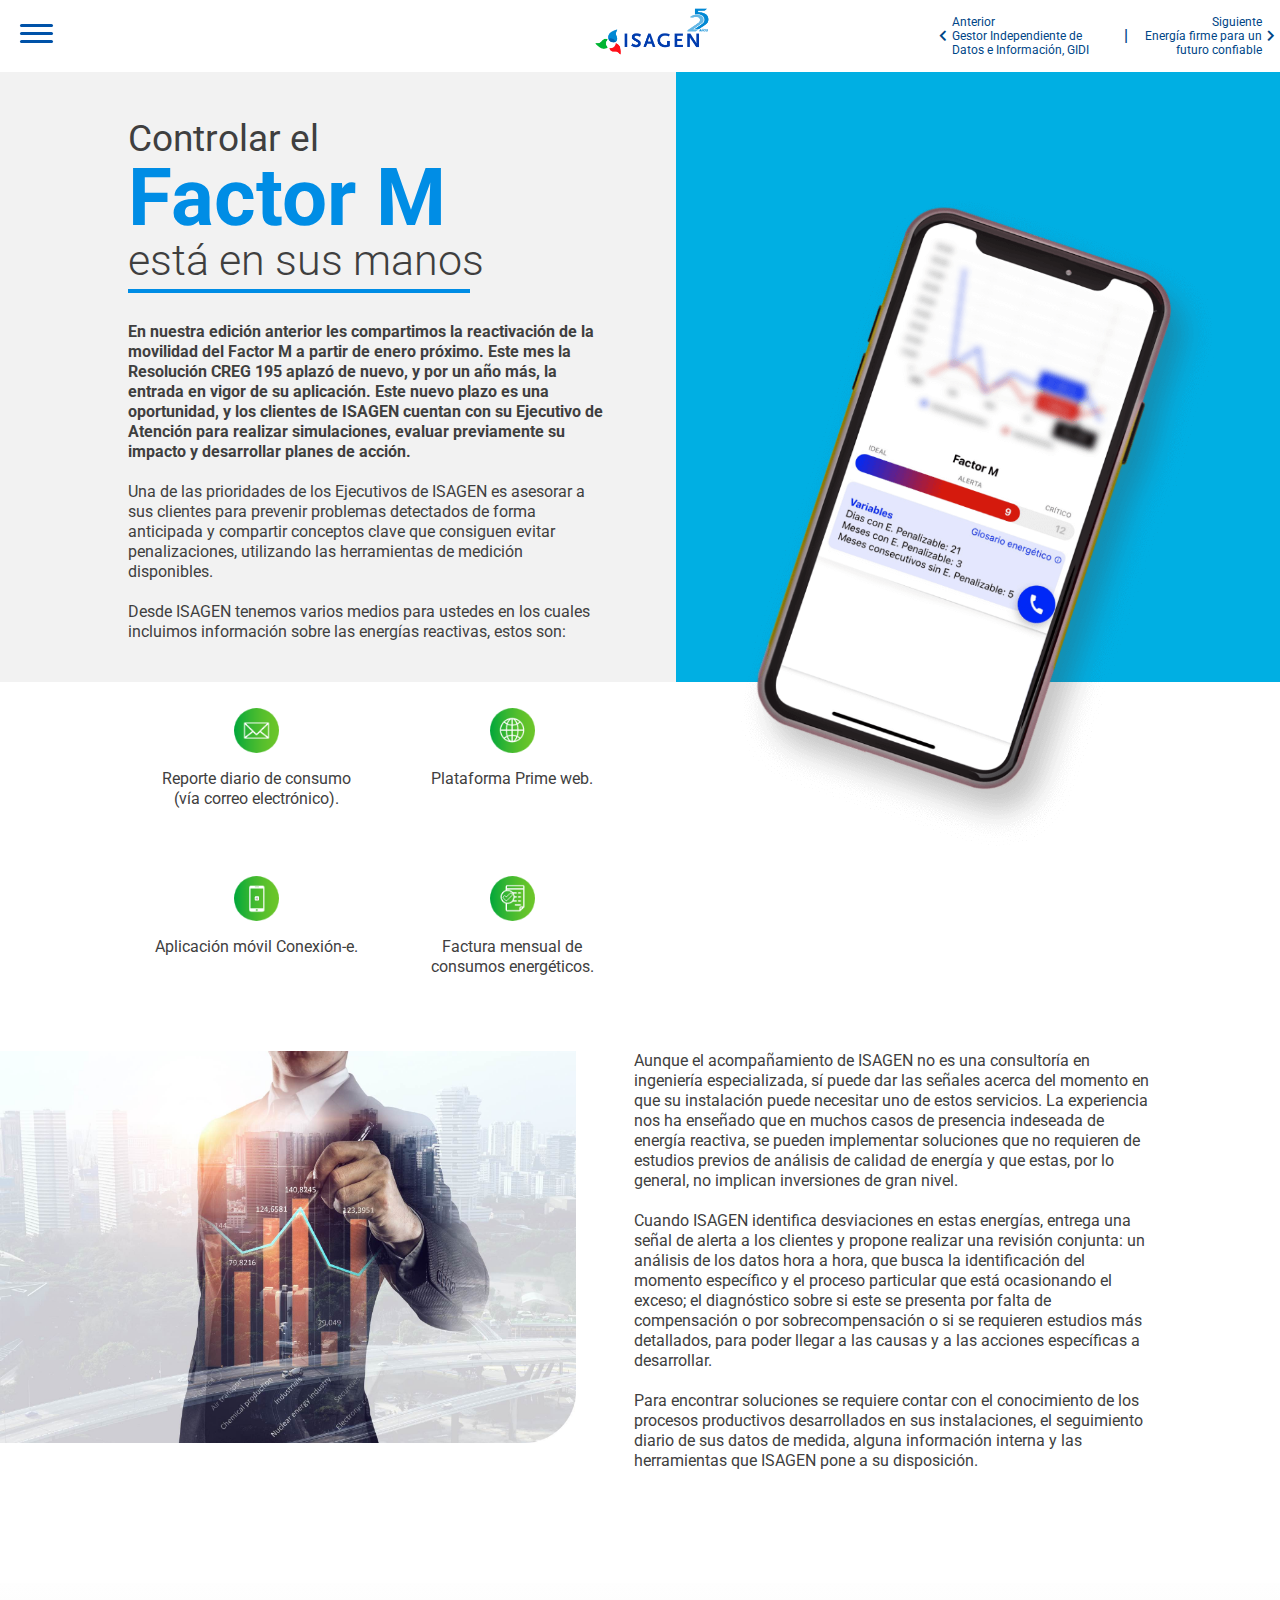
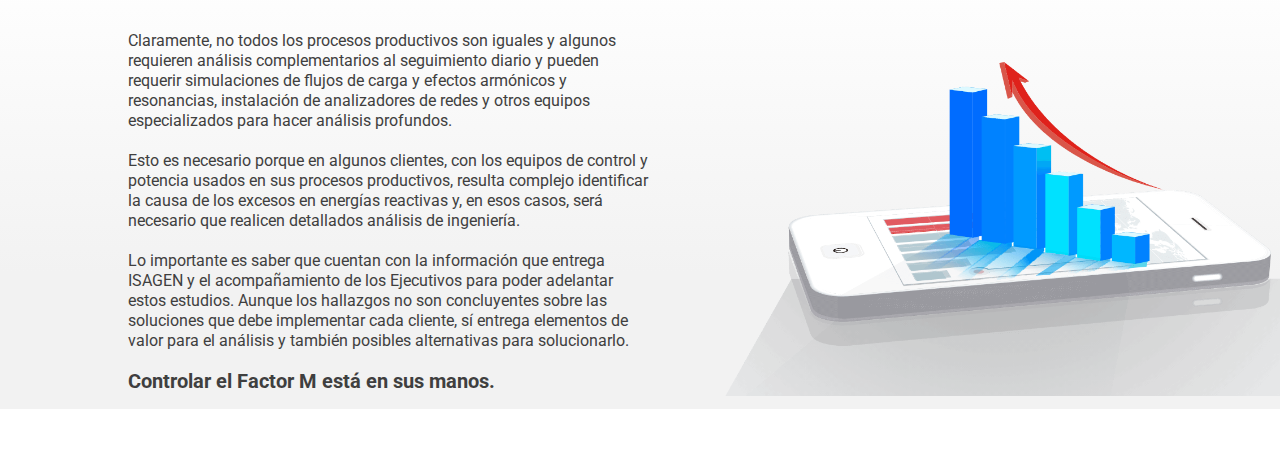
<file: html/page-05.html>
<!DOCTYPE html>
<html lang="es">
  <head>
    <meta charset="UTF-8" />
    <meta name="viewport" content="width=device-width, initial-scale=1.0" />
    <title>Controlar el Factor M esta en sus manos</title>
    <link rel="stylesheet" href="../css/menu.css" />
    <link rel="stylesheet" href="../css/page-05.css" />
    <link rel="stylesheet" href="../css/modal.css" />
    <link
      rel="stylesheet"
      href="https://use.fontawesome.com/releases/v5.9.0/css/all.css"
    />
    <link rel="stylesheet" href="../css/normalize/normalize.css" />
  </head>
  <body>
    <!-- Header -->
    <div class="header">
      <div class="header-menu">
        <!-- Menu -->
        <nav role="navigation">
          <div class="menuToggle">
            <!--hidden checkbox-->
            <input type="checkbox" />
            <!--Some spans to act as a hamburger.-->
            <span></span>
            <span></span>
            <span></span>

            <!--menu has to be inside of the button-->
            <div class="menu">
              <img
                class="menu-logo"
                src="../img/global/linea-viva.png"
                alt="Logo menú"
              />

              <!--Menu container-->
              <div class="menu-content">
                <ul class="menu-nav">
                  <li class="menu-item home">
                    <a class="menu-home" href="../index.html">
                      <i class="fas fa-home"></i>
                    </a>
                  </li>
                  <li class="menu-oe" id="open-modal">
                    <p>Otras ediciones</p>
                  </li>
                  <li class="menu-edition">
                    <p>Edición 133</p>
                  </li>

                  <li class="menu-item">
                    <a class="menu-link" href="page-01.html"
                      >2020 lleno de aprendizajes
                    </a>
                  </li>
                  <li class="menu-item">
                    <a class="menu-link" href="page-02.html"
                      >Actividades del Programa de seguridad eléctrica para
                      Subestaciones
                    </a>
                  </li>
                  <li class="menu-item">
                    <a class="menu-link" href="page-03.html"
                      >Sistema de Integridad y Cumplimiento (SIC)
                    </a>
                  </li>
                  <li class="menu-item">
                    <a class="menu-link" href="page-04.html"
                      >Gestor Independiente de Datos e Información, GIDI
                    </a>
                  </li>
                  <li class="menu-item active">
                    <a class="menu-link" href="#"
                      >Controlar el Factor M esta en sus manos
                    </a>
                  </li>
                  <li class="menu-item">
                    <a class="menu-link" href="page-06.html"
                      >Energía firme para un futuro confiable
                    </a>
                  </li>
                  <li class="menu-item">
                    <a class="menu-link" href="page-07.html"
                      >Conexión-e información para el control de las energías
                      penalizables
                    </a>
                  </li>
                  <li class="menu-item">
                    <a class="menu-link" href="page-08.html"
                      >GIE, el camino del mejoramiento continuo de la Gestión de
                      la Energía
                    </a>
                  </li>
                  <li class="menu-item">
                    <a class="menu-link" href="page-09.html"
                      >En 2021 el contacto directo dependerá de los protocolos
                      de bioseguridad</a
                    >
                  </li>
                  <li class="menu-item">
                    <a class="menu-link" href="page-10.html"
                      >Boletín enérgetico
                    </a>
                  </li>
                  <li class="menu-item">
                    <a class="menu-link" href="page-11.html"
                      >Celebramos los retos superados
                    </a>
                  </li>
                </ul>
              </div>

              <!-- Modal -->

              <aside id="modal" class="modal">
                <section class="modal-container">
                  <header class="modal-header">
                    <h2 class="modal-title">Otras ediciones</h2>
                    <div class="close">x</div>
                  </header>
                  <section class="modal-content">
                    <div class="carousel-wrap">
                      <div class="owl-carousel">
                        <div class="item">
                          <a class="revista" href="https://www.isagen.com.co/LineaVIVA/lineaviva_edicion_132/index.html" ><img src="../img/modal/edition-132.png"></a>
                        </div>
                        <div class="item">
                          <a class="revista active" href="#" ><img src="../img/modal/edition-133.jpg"></a>
                        </div>
                      </div>
                    </div>
                  </section>
                </section>
              </aside>
            </div>
          </div>
        </nav>
      </div>

      <!--Paginación-->
      <div class="header-nav">
        <div class="nav-logo">
          <img src="../img/global/logo-isagen.png" alt="Logo ISAGEN" />
        </div>
        <div class="nav-left">
          <div>
            <a class="nav-btn" href="page-04.html">
              <i class="fas fa-chevron-left"></i>
              <div class="next">
                <span>Anterior</span
                ><span>Gestor Independiente de Datos e Información, GIDI</span>
              </div>
            </a>
          </div>
          <div>
            <p><strong>|</strong></p>
          </div>
          <div>
            <a class="nav-btn" href="page-06.html">
              <div class="next nx-left">
                <span>Siguiente</span
                ><span>Energía firme para un futuro confiable</span>
              </div>
              <i class="fas fa-chevron-right"></i>
            </a>
          </div>
        </div>
      </div>
    </div>

    <!-- Page content -->
    <div>
      <div class="banner">
        <div class="banner-text">
          <h1>Controlar el</h1>
          <h1 class="blue">Factor M</h1>
          <div class="banner-hr">
            <h1>está en sus manos</h1>
            <hr />
          </div>
          <div class="ocult">
            <p>
              <b
                >En nuestra edición anterior les compartimos la reactivación de la
                movilidad del Factor M a partir de enero próximo. Este mes la
                Resolución CREG 195 aplazó de nuevo, y por un año más, la entrada
                en vigor de su aplicación. Este nuevo plazo es una oportunidad, y
                los clientes de ISAGEN cuentan con su Ejecutivo de Atención para
                realizar simulaciones, evaluar previamente su impacto y
                desarrollar planes de acción.</b
              ><br /><br />
              Una de las prioridades de los Ejecutivos de ISAGEN es asesorar a sus
              clientes para prevenir problemas detectados de forma anticipada y
              compartir conceptos clave que consiguen evitar penalizaciones,
              utilizando las herramientas de medición disponibles.<br /><br />
              Desde ISAGEN tenemos varios medios para ustedes en los cuales
              incluimos información sobre las energías reactivas, estos son:
            </p>
          </div>
        </div>
        <div class="banner-blue">
          <img src="../img/desktop/banner-05-1.png" alt="" />
        </div>
      </div>
      <div class="none">
        <p>
          <b
            >En nuestra edición anterior les compartimos la reactivación de la
            movilidad del Factor M a partir de enero próximo. Este mes la
            Resolución CREG 195 aplazó de nuevo, y por un año más, la entrada
            en vigor de su aplicación. Este nuevo plazo es una oportunidad, y
            los clientes de ISAGEN cuentan con su Ejecutivo de Atención para
            realizar simulaciones, evaluar previamente su impacto y
            desarrollar planes de acción.</b
          ><br /><br />
          Una de las prioridades de los Ejecutivos de ISAGEN es asesorar a sus
          clientes para prevenir problemas detectados de forma anticipada y
          compartir conceptos clave que consiguen evitar penalizaciones,
          utilizando las herramientas de medición disponibles.<br /><br />
          Desde ISAGEN tenemos varios medios para ustedes en los cuales
          incluimos información sobre las energías reactivas, estos son:
        </p>
      </div>
      <div class="div-50">
        <div class="div-50-content">
          <div class="div-50-card">
            <img src="../img/global/icon-05-1.png" alt="" />
            <p>Reporte diario de consumo (vía correo electrónico).</p>
          </div>
          <div class="div-50-card">
            <img src="../img/global/icon-05-2.png" alt="" />
            <p>Plataforma Prime web.</p>
          </div>
        </div>
        <div class="div-50-content">
          <div class="div-50-card">
            <img src="../img/global/icon-05-3.png" alt="" />
            <p>Aplicación móvil Conexión-e.</p>
          </div>
          <div class="div-50-card">
            <img src="../img/global/icon-05-4.png" alt="" />
            <p>Factura mensual de consumos energéticos.</p>
          </div>
        </div>
      </div>
      <div class="duo">
        <div><img src="../img/desktop/foto-05-1.jpg" alt=""/></div>
        <div><p>Aunque el acompañamiento de ISAGEN no es una consultoría en ingeniería
          especializada, sí puede dar las señales acerca del momento en que su
          instalación puede necesitar uno de estos servicios. La experiencia nos ha
          enseñado que en muchos casos de presencia indeseada de energía
          reactiva, se pueden implementar soluciones que no requieren de estudios
          previos de análisis de calidad de energía y que estas, por lo general, no
          implican inversiones de gran nivel. <br><br>
          Cuando ISAGEN identifica desviaciones en estas energías, entrega una
          señal de alerta a los clientes y propone realizar una revisión conjunta: un
          análisis de los datos hora a hora, que busca la identificación del momento
          específico y el proceso particular que está ocasionando el exceso; el
          diagnóstico sobre si este se presenta por falta de compensación o por
          sobrecompensación o si se requieren estudios más detallados, para poder
          llegar a las causas y a las acciones específicas a desarrollar. <br><br>
          Para encontrar soluciones se requiere contar con el conocimiento de los
          procesos productivos desarrollados en sus instalaciones, el seguimiento
          diario de sus datos de medida, alguna información interna y las
          herramientas que ISAGEN pone a su disposición. </p></div>
      </div>
      <div class="duo-gray">
        <div><p>Claramente, no todos los procesos productivos son iguales y algunos
          requieren análisis complementarios al seguimiento diario y pueden
          requerir simulaciones de flujos de carga y efectos armónicos y
          resonancias, instalación de analizadores de redes y otros equipos
          especializados para hacer análisis profundos. <br><br>
          Esto es necesario porque en algunos clientes, con los equipos de control y
          potencia usados en sus procesos productivos, resulta complejo identificar
          la causa de los excesos en energías reactivas y, en esos casos, será
          necesario que realicen detallados análisis de ingeniería. <br><br>
          Lo importante es saber que cuentan con la información que entrega
          ISAGEN y el acompañamiento de los Ejecutivos para poder adelantar estos
          estudios. Aunque los hallazgos no son concluyentes sobre las soluciones
          que debe implementar cada cliente, sí entrega elementos de valor para el
          análisis y también posibles alternativas para solucionarlo. <br><br><b>Controlar el Factor M está en sus manos.</b></p></div>
        <div><img src="../img/desktop/foto-05-2.png" alt="" /></div>
      </div>
    </div>
    <script src="../script.js"></script>
  </body>
</html>
</file>
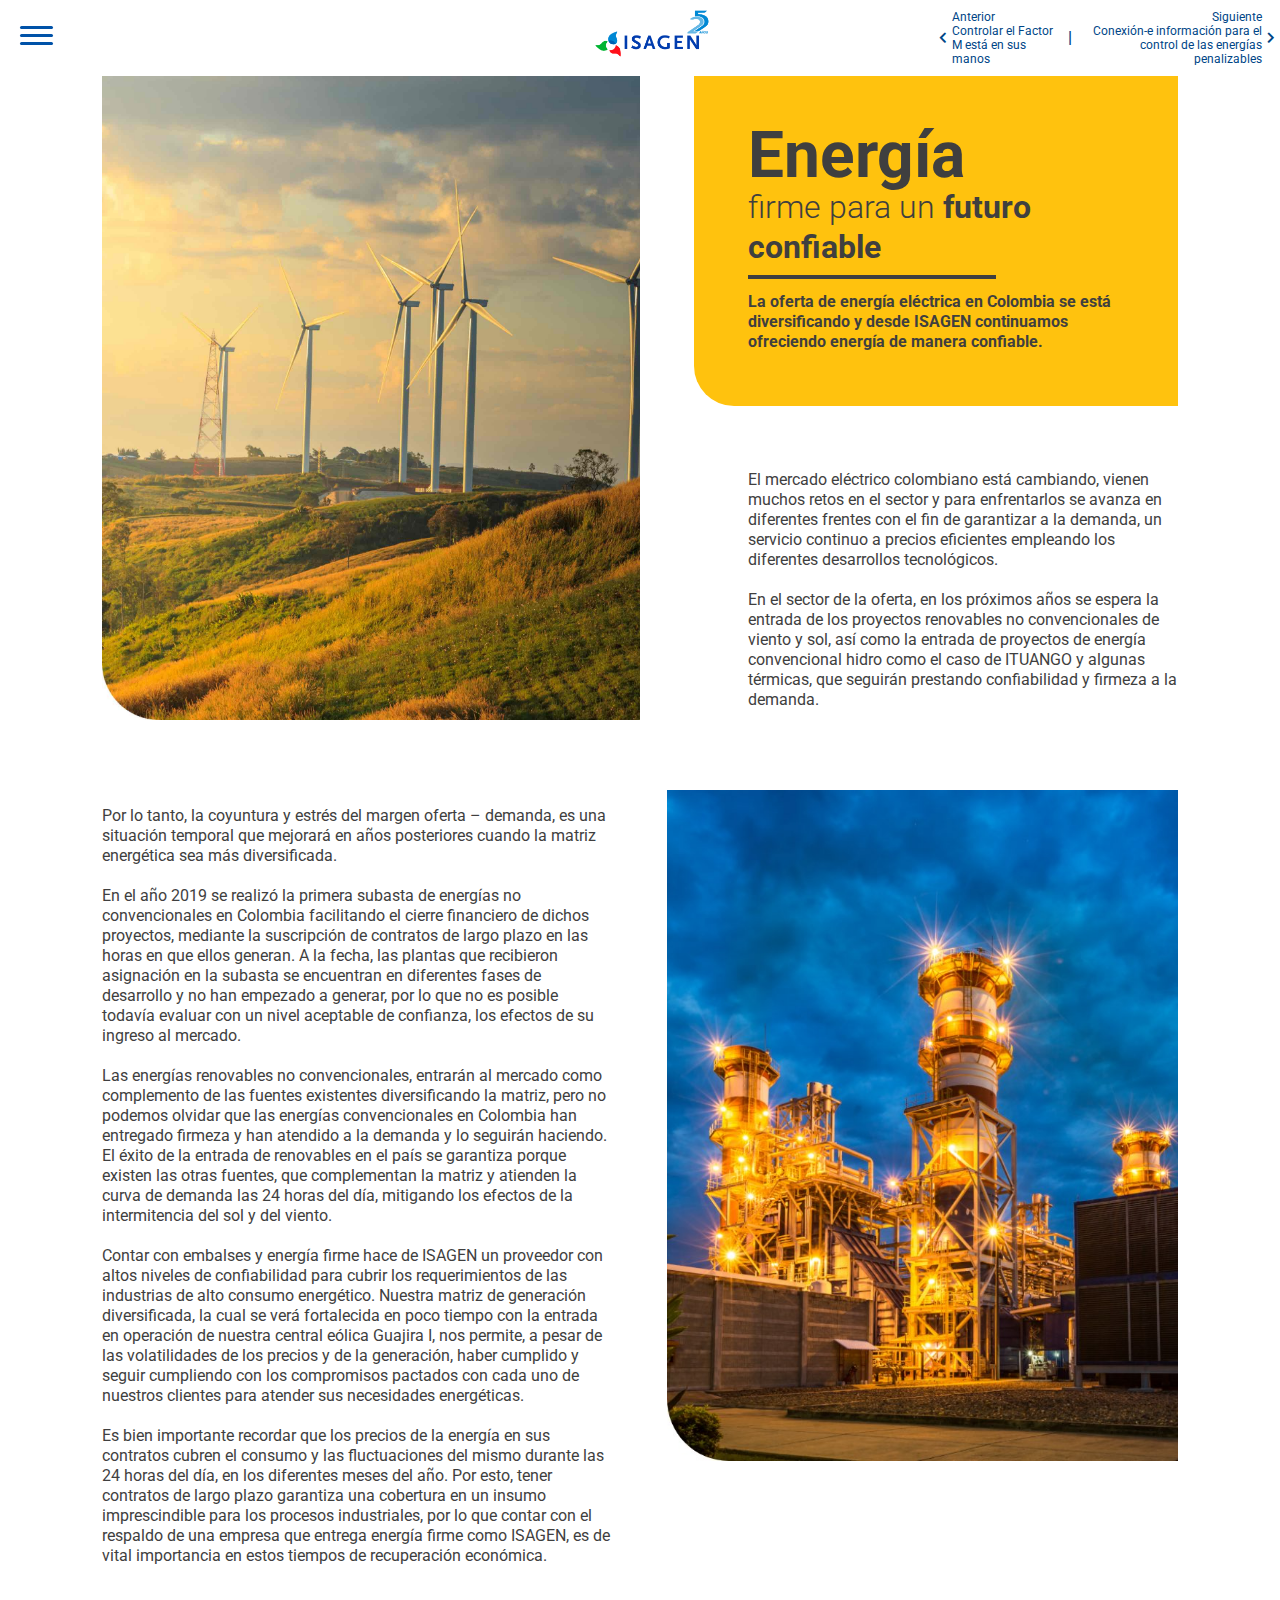
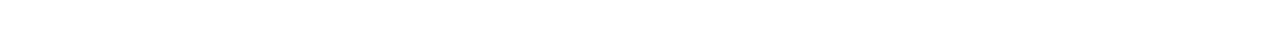
<file: html/page-06.html>
<!DOCTYPE html>
<html lang="es">
  <head>
    <meta charset="UTF-8" />
    <meta name="viewport" content="width=device-width, initial-scale=1.0" />
    <title>Energía firme para un futuro confiable</title>
    <link rel="stylesheet" href="../css/menu.css" />
    <link rel="stylesheet" href="../css/page-06.css">
    <link rel="stylesheet" href="../css/modal.css">
    <link
      rel="stylesheet"
      href="https://use.fontawesome.com/releases/v5.9.0/css/all.css"
    />
    <link rel="stylesheet" href="../css/normalize/normalize.css" />
  </head>
  <body>
    <!-- Header -->
    <div class="header">
      <div class="header-menu">
        <!-- Menu -->
        <nav role="navigation">
          <div class="menuToggle">
            <!--hidden checkbox-->
            <input type="checkbox" />
            <!--Some spans to act as a hamburger.-->
            <span></span>
            <span></span>
            <span></span>

            <!--menu has to be inside of the button-->
            <div class="menu">
              <img
                class="menu-logo"
                src="../img/global/linea-viva.png"
                alt="Logo menú"
              />

              <!--Menu container-->
              <div class="menu-content">
                <ul class="menu-nav">
                  <li class="menu-item home">
                    <a class="menu-home" href="../index.html">
                      <i class="fas fa-home"></i>
                    </a>
                  </li>
                  <li class="menu-oe" id="open-modal">
                    <p>Otras ediciones</p>
                  </li>
                  <li class="menu-edition">
                    <p>Edición 133</p>
                  </li>

                  <li class="menu-item">
                    <a
                      class="menu-link"
                      href="page-01.html"
                      >2020 lleno de aprendizajes
                    </a>
                  </li>
                  <li class="menu-item">
                    <a
                      class="menu-link"
                      href="page-02.html"
                      >Actividades del Programa de seguridad
                      eléctrica para Subestaciones
                    </a>
                  </li>
                  <li class="menu-item">
                    <a
                      class="menu-link"
                      href="page-03.html"
                      >Sistema de Integridad
                      y Cumplimiento (SIC)
                    </a>
                  </li>
                  <li class="menu-item">
                    <a 
                      class="menu-link" 
                      href="page-04.html"
                      >Gestor Independiente de
                      Datos e Información, GIDI
                    </a>
                  </li>
                  <li class="menu-item">
                    <a
                      class="menu-link"
                      href="page-05.html"
                      >Controlar el Factor M está
                      en sus manos
                    </a>
                  </li>
                  <li class="menu-item active">
                    <a
                      class="menu-link"
                      href="#"
                      >Energía firme para
                      un futuro confiable
                    </a>
                  </li>
                  <li class="menu-item">
                    <a
                      class="menu-link"
                      href="page-07.html"
                      >Conexión-e información para
                      el control de las energías
                      penalizables
                    </a>
                  </li>
                  <li class="menu-item">
                    <a
                      class="menu-link"
                      href="page-08.html"
                      >GIE, el camino del mejoramiento
                      continuo de la Gestión de la Energía
                    </a>
                  </li>
                  <li class="menu-item">
                    <a
                      class="menu-link"
                      href="page-09.html"
                      >En 2021 el contacto directo dependerá
                      de los protocolos de bioseguridad</a
                    >
                  </li>
                  <li class="menu-item">
                    <a
                      class="menu-link"
                      href="page-10.html"
                      >Boletín enérgetico
                    </a>
                  </li>
                  <li class="menu-item">
                    <a
                      class="menu-link"
                      href="page-11.html"
                      >Celebramos los
                      retos superados
                    </a>
                  </li>
                </ul>
              </div>

              <!-- Modal -->

              <aside id="modal" class="modal">
                <section class="modal-container">
                  <header class="modal-header">
                    <h2 class="modal-title">Otras ediciones</h2>
                    <div class="close">x</div>
                  </header>
                  <section class="modal-content">
                    <div class="carousel-wrap">
                      <div class="owl-carousel">
                        <div class="item">
                          <a class="revista" href="https://www.isagen.com.co/LineaVIVA/lineaviva_edicion_132/index.html" ><img src="../img/modal/edition-132.png"></a>
                        </div>
                        <div class="item">
                          <a class="revista active" href="#" ><img src="../img/modal/edition-133.jpg"></a>
                        </div>
                      </div>
                    </div>
                  </section>
                </section>
              </aside>

            </div>
          </div>
        </nav>
      </div>

      <!--Paginación-->
      <div class="header-nav">
        <div class="nav-logo">
          <img src="../img/global/logo-isagen.png" alt="Logo ISAGEN" />
        </div>
        <div class="nav-left">
            <div>
              <a class="nav-btn" href="page-05.html">
                <i class="fas fa-chevron-left"></i>
                <div class="next"><span>Anterior</span><span>Controlar el Factor M está en sus manos</span></div>
              </a>
            </div>
            <div>
              <p><strong>|</strong></p>
            </div> 
            <div>
              <a class="nav-btn" href="page-07.html">
                <div class="next nx-left"><span>Siguiente</span><span>Conexión-e información para el control de las energías penalizables</span></div>
                <i class="fas fa-chevron-right"></i>
              </a>
            </div>
        </div>
      </div>
    </div>

    <!-- Page content -->
    <div>
      <div class="banner">
        <div class="banner-img">
          <img src="../img/desktop/foto-06-1.jpg" alt="">
        </div>
        <div class="banner-text">
          <div class="yellow">
            <h1>Energía</h1>
            <div class="hr">
              <h1>firme para un <b>futuro confiable</b></h1>
              <hr>
            </div>
            <b>La oferta de energía eléctrica en Colombia se está diversificando
              y desde ISAGEN continuamos ofreciendo energía de manera
              confiable.</b>
          </div>
          <div class="banner-text-tow ocult">
            <p>El mercado eléctrico colombiano está cambiando, vienen muchos
              retos en el sector y para enfrentarlos se avanza en diferentes
              frentes con el fin de garantizar a la demanda, un servicio continuo
              a precios eficientes empleando los diferentes desarrollos
              tecnológicos. <br><br>
              En el sector de la oferta, en los próximos años se espera la
              entrada de los proyectos renovables no convencionales de viento
              y sol, así como la entrada de proyectos de energía convencional
              hidro como el caso de ITUANGO y algunas térmicas, que seguirán
              prestando confiabilidad y firmeza a la demanda. </p>
          </div>
        </div>
      </div>
      <div class="duo">
        <div class="banner-text-tow none">
          <p>El mercado eléctrico colombiano está cambiando, vienen muchos
            retos en el sector y para enfrentarlos se avanza en diferentes
            frentes con el fin de garantizar a la demanda, un servicio continuo
            a precios eficientes empleando los diferentes desarrollos
            tecnológicos. <br><br>
            En el sector de la oferta, en los próximos años se espera la
            entrada de los proyectos renovables no convencionales de viento
            y sol, así como la entrada de proyectos de energía convencional
            hidro como el caso de ITUANGO y algunas térmicas, que seguirán
            prestando confiabilidad y firmeza a la demanda. </p>
        </div>
        <div class="duo-text">
          <p>Por lo tanto, la coyuntura y estrés del margen oferta – demanda, es una situación
            temporal que mejorará en años posteriores cuando la matriz energética sea más
            diversificada. <br><br>
            En el año 2019 se realizó la primera subasta de energías no convencionales en Colombia facilitando el cierre financiero de dichos proyectos, mediante la suscripción de contratos de largo plazo en las horas en que ellos generan. A la fecha, las plantas que recibieron asignación en la subasta se encuentran en diferentes fases de desarrollo y no han empezado a generar, por lo que no es posible todavía evaluar con un nivel aceptable de confianza, los efectos de su ingreso al mercado. <br><br>
            Las energías renovables no convencionales, entrarán al mercado como complemento de las fuentes existentes diversificando la matriz, pero no podemos olvidar que las energías convencionales en Colombia han entregado firmeza y han atendido a la demanda y lo seguirán haciendo. El éxito de la entrada de renovables en el país se garantiza porque existen las otras fuentes, que complementan la matriz y atienden la curva de demanda las 24 horas del día, mitigando los efectos de la intermitencia del sol y del viento. <br><br>
            Contar con embalses y energía firme hace de ISAGEN un proveedor con altos niveles de confiabilidad para cubrir los requerimientos de las industrias de alto consumo energético. Nuestra matriz de generación diversificada, la cual se verá fortalecida en poco tiempo con la entrada en operación de nuestra central eólica Guajira I, nos permite, a pesar de las volatilidades de los precios y de la generación, haber cumplido y seguir cumpliendo con los compromisos pactados con cada uno de nuestros clientes para atender sus necesidades energéticas. <br><br>
            Es bien importante recordar que los precios de la energía en sus contratos cubren el consumo y las fluctuaciones del mismo durante las 24 horas del día, en los diferentes meses del año. Por esto, tener contratos de largo plazo garantiza una cobertura en un insumo imprescindible para los procesos industriales, por lo que contar con el respaldo de una empresa que entrega energía firme como ISAGEN, es de vital importancia en estos tiempos de recuperación económica. </p>
        </div>
        <div class="duo-img">
          <img class="ocult" src="../img/desktop/foto-06-2.jpg" alt="">
          <img class="none" src="../img/mobile/foto-06-1.jpg" alt="">
        </div>
      </div>
    </div>
    <script src="../script.js"></script>
  </body>
</html>
</file>
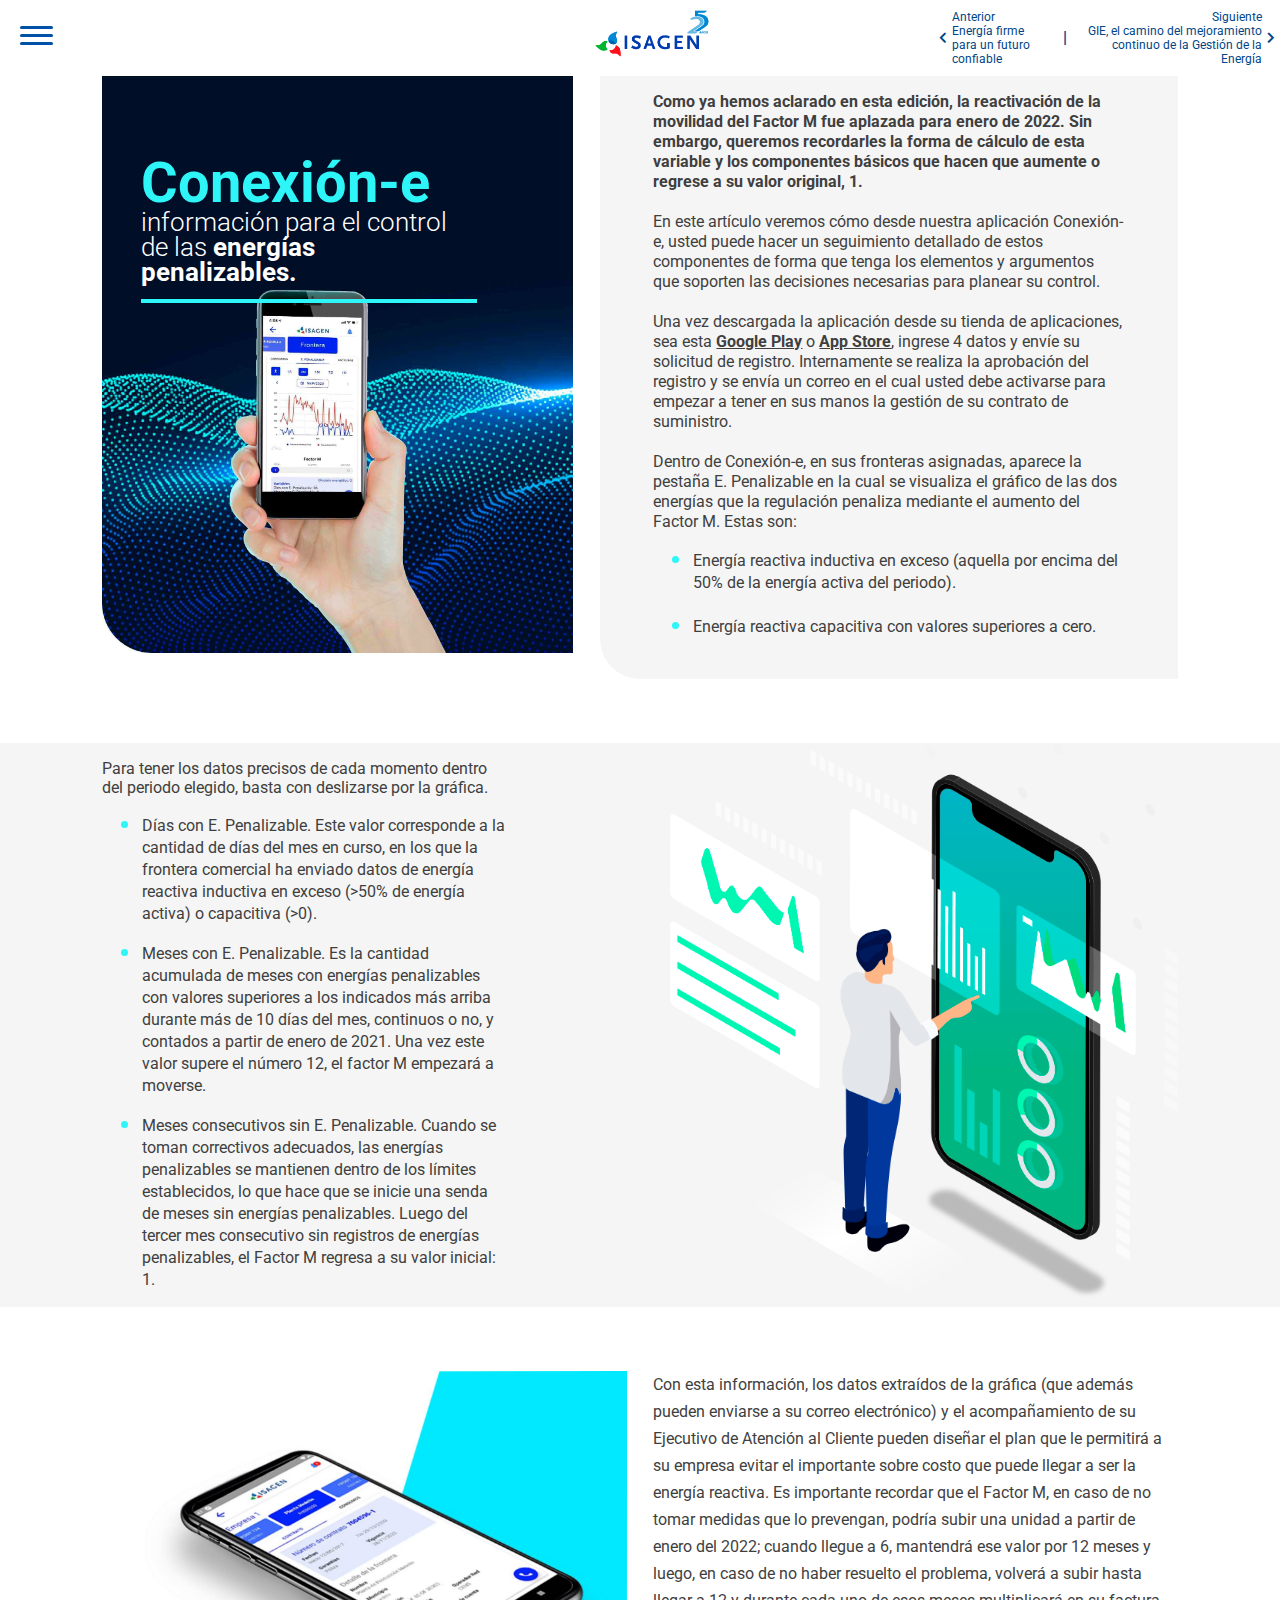
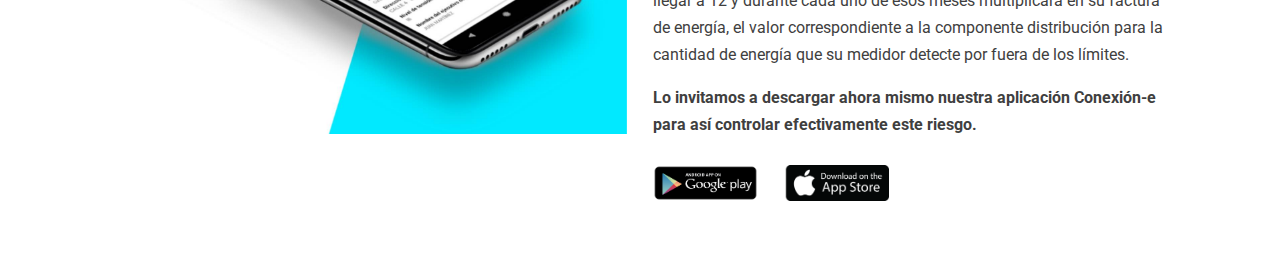
<file: html/page-07.html>
<!DOCTYPE html>
<html lang="es">
  <head>
    <meta charset="UTF-8" />
    <meta name="viewport" content="width=device-width, initial-scale=1.0" />
    <title>Conexión-e información para el control de las energías penalizables</title>
    <link rel="stylesheet" href="../css/menu.css" />
    <link rel="stylesheet" href="../css/page-07.css">
    <link rel="stylesheet" href="../css/modal.css">
    <link
      rel="stylesheet"
      href="https://use.fontawesome.com/releases/v5.9.0/css/all.css"
    />
    <link rel="stylesheet" href="../css/normalize/normalize.css" />
  </head>
  <body>
    <!-- Header -->
    <div class="header">
      <div class="header-menu">
        <!-- Menu -->
        <nav role="navigation">
          <div class="menuToggle">
            <!--hidden checkbox-->
            <input type="checkbox" />
            <!--Some spans to act as a hamburger.-->
            <span></span>
            <span></span>
            <span></span>

            <!--menu has to be inside of the button-->
            <div class="menu">
              <img
                class="menu-logo"
                src="../img/global/linea-viva.png"
                alt="Logo menú"
              />

              <!--Menu container-->
              <div class="menu-content">
                <ul class="menu-nav">
                  <li class="menu-item home">
                    <a class="menu-home" href="../index.html">
                      <i class="fas fa-home"></i>
                    </a>
                  </li>
                  <li class="menu-oe" id="open-modal">
                    <p>Otras ediciones</p>
                  </li>
                  <li class="menu-edition">
                    <p>Edición 133</p>
                  </li>

                  <li class="menu-item">
                    <a
                      class="menu-link"
                      href="page-01.html"
                      >2020 lleno de aprendizajes
                    </a>
                  </li>
                  <li class="menu-item">
                    <a
                      class="menu-link"
                      href="page-02.html"
                      >Actividades del Programa de seguridad
                      eléctrica para Subestaciones
                    </a>
                  </li>
                  <li class="menu-item">
                    <a
                      class="menu-link"
                      href="page-03.html"
                      >Sistema de Integridad
                      y Cumplimiento (SIC)
                    </a>
                  </li>
                  <li class="menu-item">
                    <a 
                      class="menu-link" 
                      href="page-04.html"
                      >Gestor Independiente de
                      Datos e Información, GIDI
                    </a>
                  </li>
                  <li class="menu-item">
                    <a
                      class="menu-link"
                      href="page-05.html"
                      >Controlar el Factor M esta
                      en sus manos
                    </a>
                  </li>
                  <li class="menu-item">
                    <a
                      class="menu-link"
                      href="page-06.html"
                      >Energía firme para
                      un futuro confiable
                    </a>
                  </li>
                  <li class="menu-item active">
                    <a
                      class="menu-link"
                      href="#"
                      >Conexión-e información para
                      el control de las energías
                      penalizables
                    </a>
                  </li>
                  <li class="menu-item">
                    <a
                      class="menu-link"
                      href="page-08.html"
                      >GIE, el camino del mejoramiento
                      continuo de la Gestión de la Energía
                    </a>
                  </li>
                  <li class="menu-item">
                    <a
                      class="menu-link"
                      href="page-09.html"
                      >En 2021 el contacto directo dependerá
                      de los protocolos de bioseguridad</a
                    >
                  </li>
                  <li class="menu-item">
                    <a
                      class="menu-link"
                      href="page-10.html"
                      >Boletín enérgetico
                    </a>
                  </li>
                  <li class="menu-item">
                    <a
                      class="menu-link"
                      href="page-11.html"
                      >Celebramos los
                      retos superados
                    </a>
                  </li>
                </ul>
              </div>

              <!-- Modal -->

              <aside id="modal" class="modal">
                <section class="modal-container">
                  <header class="modal-header">
                    <h2 class="modal-title">Otras ediciones</h2>
                    <div class="close">x</div>
                  </header>
                  <section class="modal-content">
                    <div class="carousel-wrap">
                      <div class="owl-carousel">
                        <div class="item">
                          <a class="revista" href="https://www.isagen.com.co/LineaVIVA/lineaviva_edicion_132/index.html" ><img src="../img/modal/edition-132.png"></a>
                        </div>
                        <div class="item">
                          <a class="revista active" href="#" ><img src="../img/modal/edition-133.jpg"></a>
                        </div>
                      </div>
                    </div>
                  </section>
                </section>
              </aside>

            </div>
          </div>
        </nav>
      </div>

      <!--Paginación-->
      <div class="header-nav">
        <div class="nav-logo">
          <img src="../img/global/logo-isagen.png" alt="Logo ISAGEN" />
        </div>
        <div class="nav-left">
            <div>
              <a class="nav-btn" href="page-06.html">
                <i class="fas fa-chevron-left"></i>
                <div class="next"><span>Anterior</span><span>Energía firme para un futuro confiable</span></div>
              </a>
            </div>
            <div>
              <p><strong>|</strong></p>
            </div> 
            <div>
              <a class="nav-btn" href="page-08.html">
                <div class="next nx-left"><span>Siguiente</span><span>GIE, el camino del mejoramiento continuo de la Gestión de la Energía</span></div>
                <i class="fas fa-chevron-right"></i>
              </a>
            </div>
        </div>
      </div>
    </div>

    <!-- Page content -->
    <div>
      <div class="banner">
        <div class="banner-img">
          <img class="ocult" src="../img/desktop/foto-07-1.jpg" alt="Banner">
          <img class="none" src="../img/mobile/banner-07-1.jpg" alt="Banner">
          <div class="titles">
            <h1>Conexión-e</h1>
            <div class="hr">
              <h1>información para el control de las <b>energías penalizables.</b></h1>
              <hr>
            </div>
          </div>
        </div>
        <div class="banner-text">
          <p><b>Como ya hemos aclarado en esta edición, la reactivación de la
            movilidad del Factor M fue aplazada para enero de 2022. Sin
            embargo, queremos recordarles la forma de cálculo de esta variable y
            los componentes básicos que hacen que aumente o regrese a su valor
            original, 1.</b> <br><br>
            En este artículo veremos cómo desde nuestra aplicación Conexión-e,
            usted puede hacer un seguimiento detallado de estos componentes
            de forma que tenga los elementos y argumentos que soporten las
            decisiones necesarias para planear su control. <br><br>
            Una vez descargada la aplicación desde su tienda de aplicaciones,
            sea esta <b><a href="https://play.google.com/store/apps/details?id=com.isagen.conexion.e&hl=es_CO" target="_blank">Google Play</a></b> o <b><a href="https://apps.apple.com/co/app/conexi%C3%B3n-e/id1483230413" target="_blank" >App Store</a></b>, ingrese 4 datos y envíe su solicitud de registro. Internamente se realiza la aprobación del registro y se
            envía un correo en el cual usted debe activarse para empezar a tener
            en sus manos la gestión de su contrato de suministro. <br><br>
            Dentro de Conexión-e, en sus fronteras asignadas, aparece la pestaña E.
            Penalizable en la cual se visualiza el gráfico de las dos energías que
            la regulación penaliza mediante el aumento del Factor M. Estas son:
            </p>
            <ul class="li">
              <li><span class="text">Energía reactiva inductiva en exceso (aquella por encima del 50% de la energía activa del periodo).</span></li>
              <li><span class="text">Energía reactiva capacitiva con valores superiores a cero.</span></li>
            </ul>
        </div>
      </div>
      <div class="duo-gray">
        <div class="gray-text">
          <p>Para tener los datos precisos de cada momento dentro del periodo elegido, basta
            con deslizarse por la gráfica.
            <ul class="li">
              <li><span class="text">Días con E. Penalizable. Este valor corresponde a la cantidad de días del mes en curso, en los que la frontera comercial ha
              enviado datos de energía reactiva inductiva en exceso (>50%
              de energía activa) o capacitiva (>0).</span></li>
              <li><span class="text">Meses con E. Penalizable. Es la cantidad acumulada de
              meses con energías penalizables con valores superiores a los
              indicados más arriba durante más de 10 días del mes,
              continuos o no, y contados a partir de enero de 2021. Una vez
              este valor supere el número 12, el factor M empezará a
              moverse.</span></li>
              <li><span class="text">Meses consecutivos sin E. Penalizable. Cuando se toman
              correctivos adecuados, las energías penalizables se
              mantienen dentro de los límites establecidos, lo que hace que
              se inicie una senda de meses sin energías penalizables.
              Luego del tercer mes consecutivo sin registros de energías
              penalizables, el Factor M regresa a su valor inicial: 1.</span></li>
            </ul>
          </p>
        </div>
        <div class="gray-img">
          <img src="../img/desktop/foto-07-2.png" alt="">
        </div>
      </div>
      <div class="duo">
        <div class="duo-img"><img src="../img/desktop/foto-07-3.jpg" alt=""></div>
        <div class="duo-text">
          <p>Con esta información, los datos extraídos de la gráfica (que además pueden
            enviarse a su correo electrónico) y el acompañamiento de su Ejecutivo de
            Atención al Cliente pueden diseñar el plan que le permitirá a su empresa evitar el
            importante sobre costo que puede llegar a ser la energía reactiva.
            Es importante recordar que el Factor M, en caso de no tomar medidas que lo
            prevengan, podría subir una unidad a partir de enero del 2022; cuando llegue a 6,
            mantendrá ese valor por 12 meses y luego, en caso de no haber resuelto el
            problema, volverá a subir hasta llegar a 12 y durante cada uno de esos meses
            multiplicará en su factura de energía, el valor correspondiente a la componente
            distribución para la cantidad de energía que su medidor detecte por fuera de los
            límites.</p>
            <b class="center">Lo invitamos a descargar ahora mismo nuestra aplicación
              Conexión-e para así controlar efectivamente este riesgo.</b>
            <div class="store">
              <a href="https://play.google.com/store/apps/details?id=com.isagen.conexion.e&hl=es_CO" target="_blank" ><img src="../img/global/google-play.png" alt="PlayStore"></a>
              <a href="https://apps.apple.com/co/app/conexi%C3%B3n-e/id1483230413" target="_blank" ><img src="../img/global/app-store.png" alt="AppStore"></a>
            </div>
        </div>
      </div>
    </div>

    <script src="../script.js"></script>
  </body>
</html>
</file>
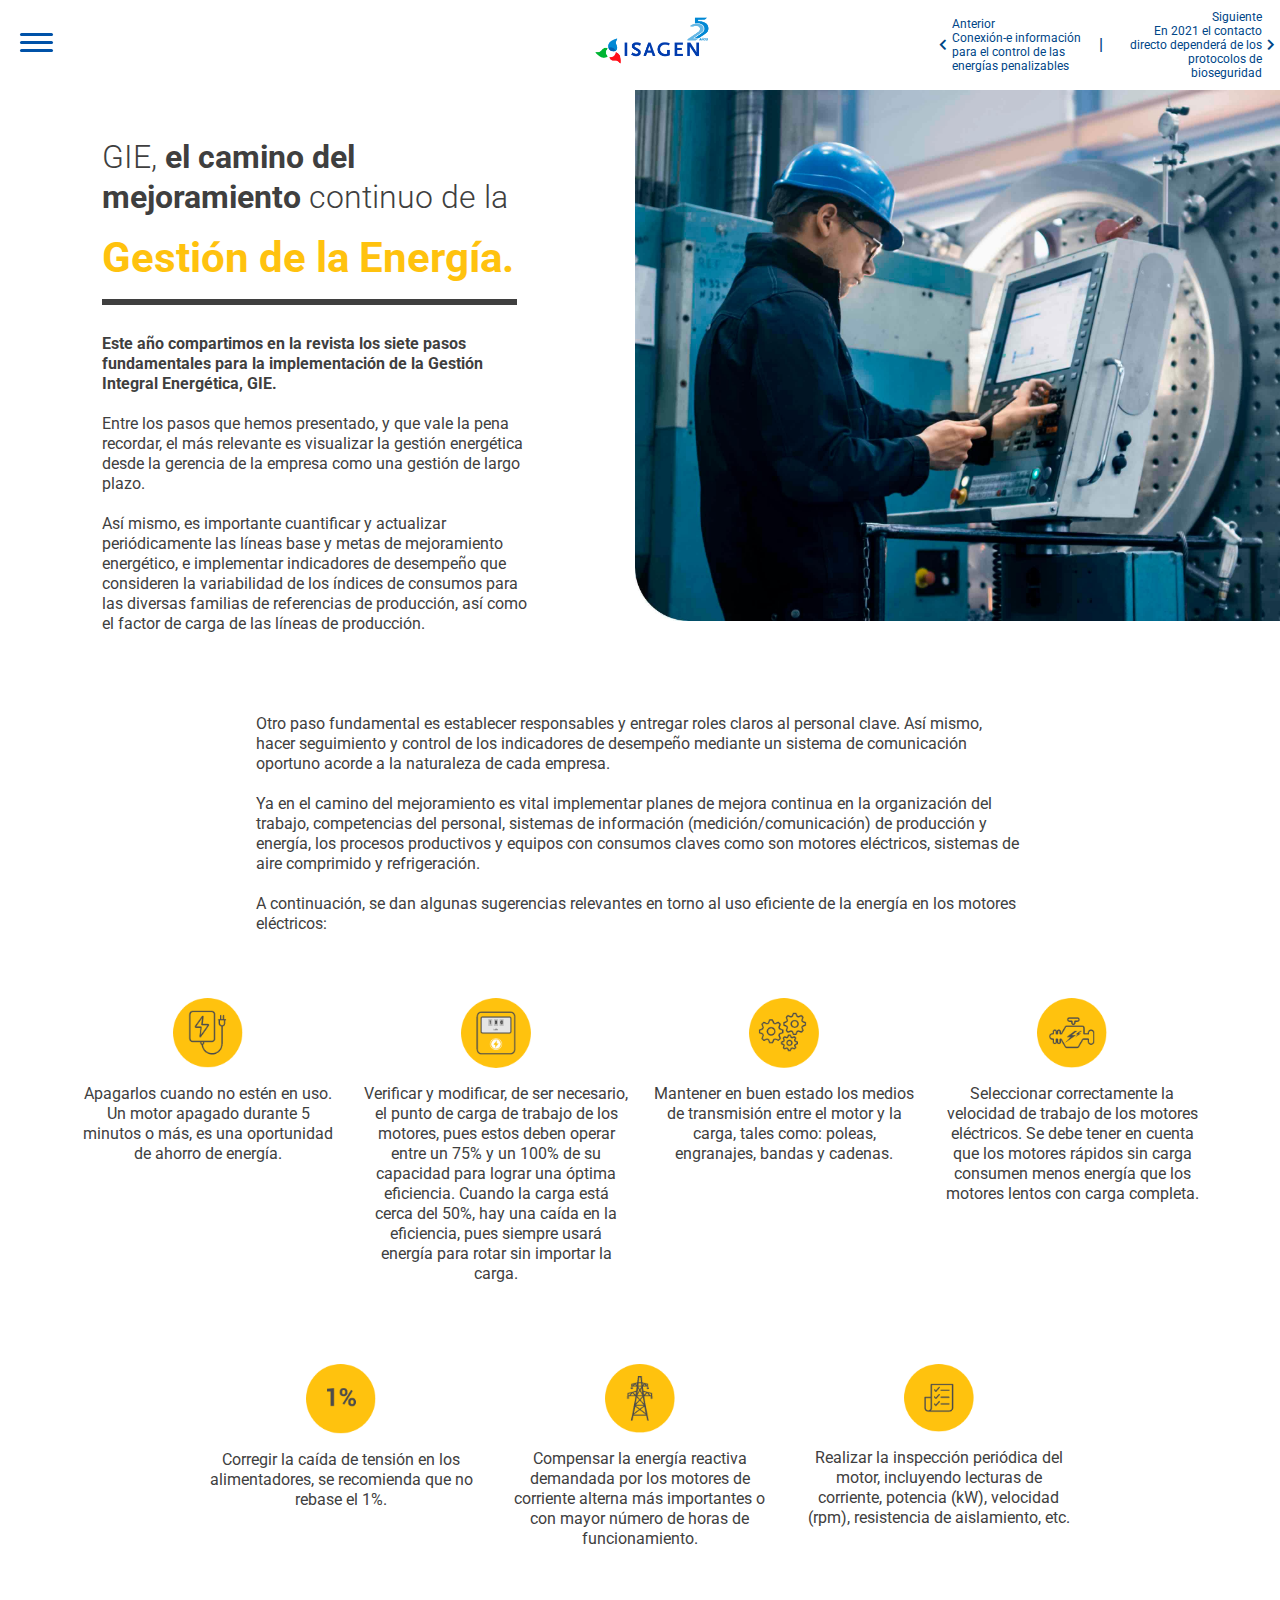
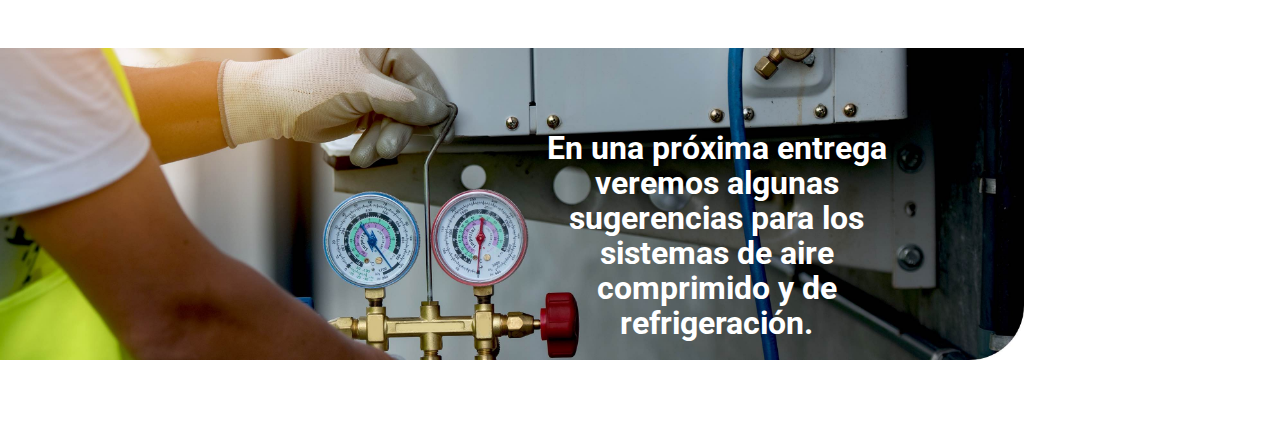
<file: html/page-08.html>
<!DOCTYPE html>
<html lang="es">
  <head>
    <meta charset="UTF-8" />
    <meta name="viewport" content="width=device-width, initial-scale=1.0" />
    <title>GIE, el camino del mejoramiento continuo de la Gestión de la Energía</title>
    <link rel="stylesheet" href="../css/menu.css" />
    <link rel="stylesheet" href="../css/page-08.css" />
    <link rel="stylesheet" href="../css/modal.css">
    <link
      rel="stylesheet"
      href="https://use.fontawesome.com/releases/v5.9.0/css/all.css"
    />
    <link rel="stylesheet" href="../css/normalize/normalize.css" />
  </head>
  <body>
    <!-- Header -->
    <div class="header">
      <div class="header-menu">
        <!-- Menu -->
        <nav role="navigation">
          <div class="menuToggle">
            <!--hidden checkbox-->
            <input type="checkbox" />
            <!--Some spans to act as a hamburger.-->
            <span></span>
            <span></span>
            <span></span>

            <!--menu has to be inside of the button-->
            <div class="menu">
              <img
                class="menu-logo"
                src="../img/global/linea-viva.png"
                alt="Logo menú"
              />

              <!--Menu container-->
              <div class="menu-content">
                <ul class="menu-nav">
                  <li class="menu-item home">
                    <a class="menu-home" href="../index.html">
                      <i class="fas fa-home"></i>
                    </a>
                  </li>
                  <li class="menu-oe" id="open-modal">
                    <p>Otras ediciones</p>
                  </li>
                  <li class="menu-edition">
                    <p>Edición 133</p>
                  </li>

                  <li class="menu-item">
                    <a
                      class="menu-link"
                      href="page-01.html"
                      >2020 lleno de aprendizajes
                    </a>
                  </li>
                  <li class="menu-item">
                    <a
                      class="menu-link"
                      href="page-02.html"
                      >Actividades del Programa de seguridad
                      eléctrica para Subestaciones
                    </a>
                  </li>
                  <li class="menu-item">
                    <a
                      class="menu-link"
                      href="page-03.html"
                      >Sistema de Integridad
                      y Cumplimiento (SIC)
                    </a>
                  </li>
                  <li class="menu-item">
                    <a 
                      class="menu-link" 
                      href="page-04.html"
                      >Gestor Independiente de
                      Datos e Información, GIDI
                    </a>
                  </li>
                  <li class="menu-item">
                    <a
                      class="menu-link"
                      href="page-05.html"
                      >Controlar el Factor M esta
                      en sus manos
                    </a>
                  </li>
                  <li class="menu-item">
                    <a
                      class="menu-link"
                      href="page-06.html"
                      >Energía firme para
                      un futuro confiable
                    </a>
                  </li>
                  <li class="menu-item">
                    <a
                      class="menu-link"
                      href="page-07.html"
                      >Conexión-e información para
                      el control de las energías
                      penalizables
                    </a>
                  </li>
                  <li class="menu-item active">
                    <a
                      class="menu-link"
                      href="#"
                      >GIE, el camino del mejoramiento
                      continuo de la Gestión de la Energía
                    </a>
                  </li>
                  <li class="menu-item">
                    <a
                      class="menu-link"
                      href="page-09.html"
                      >En 2021 el contacto directo dependerá
                      de los protocolos de bioseguridad</a
                    >
                  </li>
                  <li class="menu-item">
                    <a
                      class="menu-link"
                      href="page-10.html"
                      >Boletín enérgetico
                    </a>
                  </li>
                  <li class="menu-item">
                    <a
                      class="menu-link"
                      href="page-11.html"
                      >Celebramos los
                      retos superados
                    </a>
                  </li>
                </ul>
              </div>

              <!-- Modal -->

              <aside id="modal" class="modal">
                <section class="modal-container">
                  <header class="modal-header">
                    <h2 class="modal-title">Otras ediciones</h2>
                    <div class="close">x</div>
                  </header>
                  <section class="modal-content">
                    <div class="carousel-wrap">
                      <div class="owl-carousel">
                        <div class="item">
                          <a class="revista" href="https://www.isagen.com.co/LineaVIVA/lineaviva_edicion_132/index.html" ><img src="../img/modal/edition-132.png"></a>
                        </div>
                        <div class="item">
                          <a class="revista active" href="#" ><img src="../img/modal/edition-133.jpg"></a>
                        </div>
                      </div>
                    </div>
                  </section>
                </section>
              </aside>

            </div>
          </div>
        </nav>
      </div>

      <!--Paginación-->
      <div class="header-nav">
        <div class="nav-logo">
          <img src="../img/global/logo-isagen.png" alt="Logo ISAGEN" />
        </div>
        <div class="nav-left">
          <div>
            <a class="nav-btn" href="page-07.html">
              <i class="fas fa-chevron-left"></i>
              <div class="next">
                <span>Anterior</span
                ><span>Conexión-e información para el control de las energías penalizables</span>
              </div>
            </a>
          </div>
          <div>
            <p><strong>|</strong></p>
          </div>
          <div>
            <a class="nav-btn" href="page-09.html">
              <div class="next nx-left">
                <span>Siguiente</span
                ><span>En 2021 el contacto directo dependerá de los protocolos de bioseguridad</span>
              </div>
              <i class="fas fa-chevron-right"></i>
            </a>
          </div>
        </div>
      </div>
    </div>

    <!-- Page content -->
    <div>
      <div class="banner">
        <div class="banner-text">
          <h1>GIE, <b>el camino del
            mejoramiento</b> continuo de la</h1>
          <div class="hr">
            <h1>Gestión de la Energía.</h1>
            <hr>
          </div>
          <p><b>Este año compartimos en la revista los siete pasos fundamentales
            para la implementación de la Gestión Integral Energética, GIE.</b>
          <br><br>
          Entre los pasos que hemos presentado, y que vale la pena recordar, el más relevante es visualizar la gestión energética desde la gerencia de la empresa como una gestión de largo plazo. <br><br> 
          Así mismo, es importante cuantificar y actualizar periódicamente las líneas base y metas de mejoramiento energético, e implementar indicadores de desempeño que consideren la variabilidad de los índices de consumos para las diversas familias de referencias de producción, así como el factor de carga de las líneas de producción.
          </p>
        </div>
        <div class="banner-img">
          <img class="ocult" src="../img/desktop/foto-08-1.jpg" alt="">
          <img class="none" src="../img/mobile/banner-08-1.jpg" alt="">
        </div>
      </div>
      <div class="text">
        <p>Otro paso fundamental es establecer responsables y entregar roles claros al personal clave. Así mismo, hacer seguimiento y control de los indicadores de desempeño mediante un sistema de comunicación oportuno acorde a la naturaleza de cada empresa. <br><br>Ya en el camino del mejoramiento es vital implementar planes de mejora continua en la organización del trabajo, competencias del personal, sistemas de información (medición/comunicación) de producción y energía, los procesos productivos y equipos con consumos claves como son motores eléctricos, sistemas de aire comprimido y refrigeración. <br><br>A continuación, se dan algunas sugerencias relevantes en torno al uso eficiente de la energía en los motores eléctricos: </p>
      </div>
      <div class="card">
        <div class="card-01">
          <div>
            <img src="../img/global/icon-08-1.png" alt="">
            <p>Apagarlos cuando no estén en uso.
              Un motor apagado durante 5
              minutos o más, es una oportunidad
              de ahorro de energía.</p>
          </div>
          <div>
            <img src="../img/global/icon-08-2.png" alt="">
            <p>Verificar y modificar, de ser necesario, el
              punto de carga de trabajo de los
              motores, pues estos deben operar entre
              un 75% y un 100% de su capacidad para
              lograr una óptima eficiencia. Cuando la
              carga está cerca del 50%, hay una caída
              en la eficiencia, pues siempre usará
              energía para rotar sin importar la carga.</p>
          </div>
          <div>
            <img src="../img/global/icon-08-3.png" alt="">
            <p>Mantener en buen estado los medios de
              transmisión entre el motor y la carga, tales
              como: poleas, engranajes, bandas y
              cadenas.</p>
          </div>
          <div>
            <img src="../img/global/icon-08-4.png" alt="">
            <p>Seleccionar correctamente la velocidad de
              trabajo de los motores eléctricos. Se debe
              tener en cuenta que los motores rápidos sin
              carga consumen menos energía que los
              motores lentos con carga completa.</p>
          </div>
        </div>
        <div class="card-02">
          <div>
            <img src="../img/global/icon-08-5.png" alt="">
            <p>Corregir la caída de tensión en los
              alimentadores, se recomienda que
              no rebase el 1%.</p>
          </div>
          <div>
            <img src="../img/global/icon-08-6.png" alt="">
            <p>Compensar la energía reactiva demandada
              por los motores de corriente alterna más
              importantes o con mayor número de horas
              de funcionamiento.</p>
          </div>
          <div>
            <img src="../img/global/icon-08-7.png" alt="">
            <p>Realizar la inspección periódica del motor,
              incluyendo lecturas de corriente, potencia
              (kW), velocidad (rpm), resistencia de
              aislamiento, etc.</p>
          </div>
        </div>
      </div>
      <div class="banner-02">
        <p>En una próxima entrega veremos algunas
          sugerencias para los sistemas
          de aire comprimido y de refrigeración.</p>
      </div>
    </div>
    <script src="../script.js"></script>
  </body>
</html>
</file>
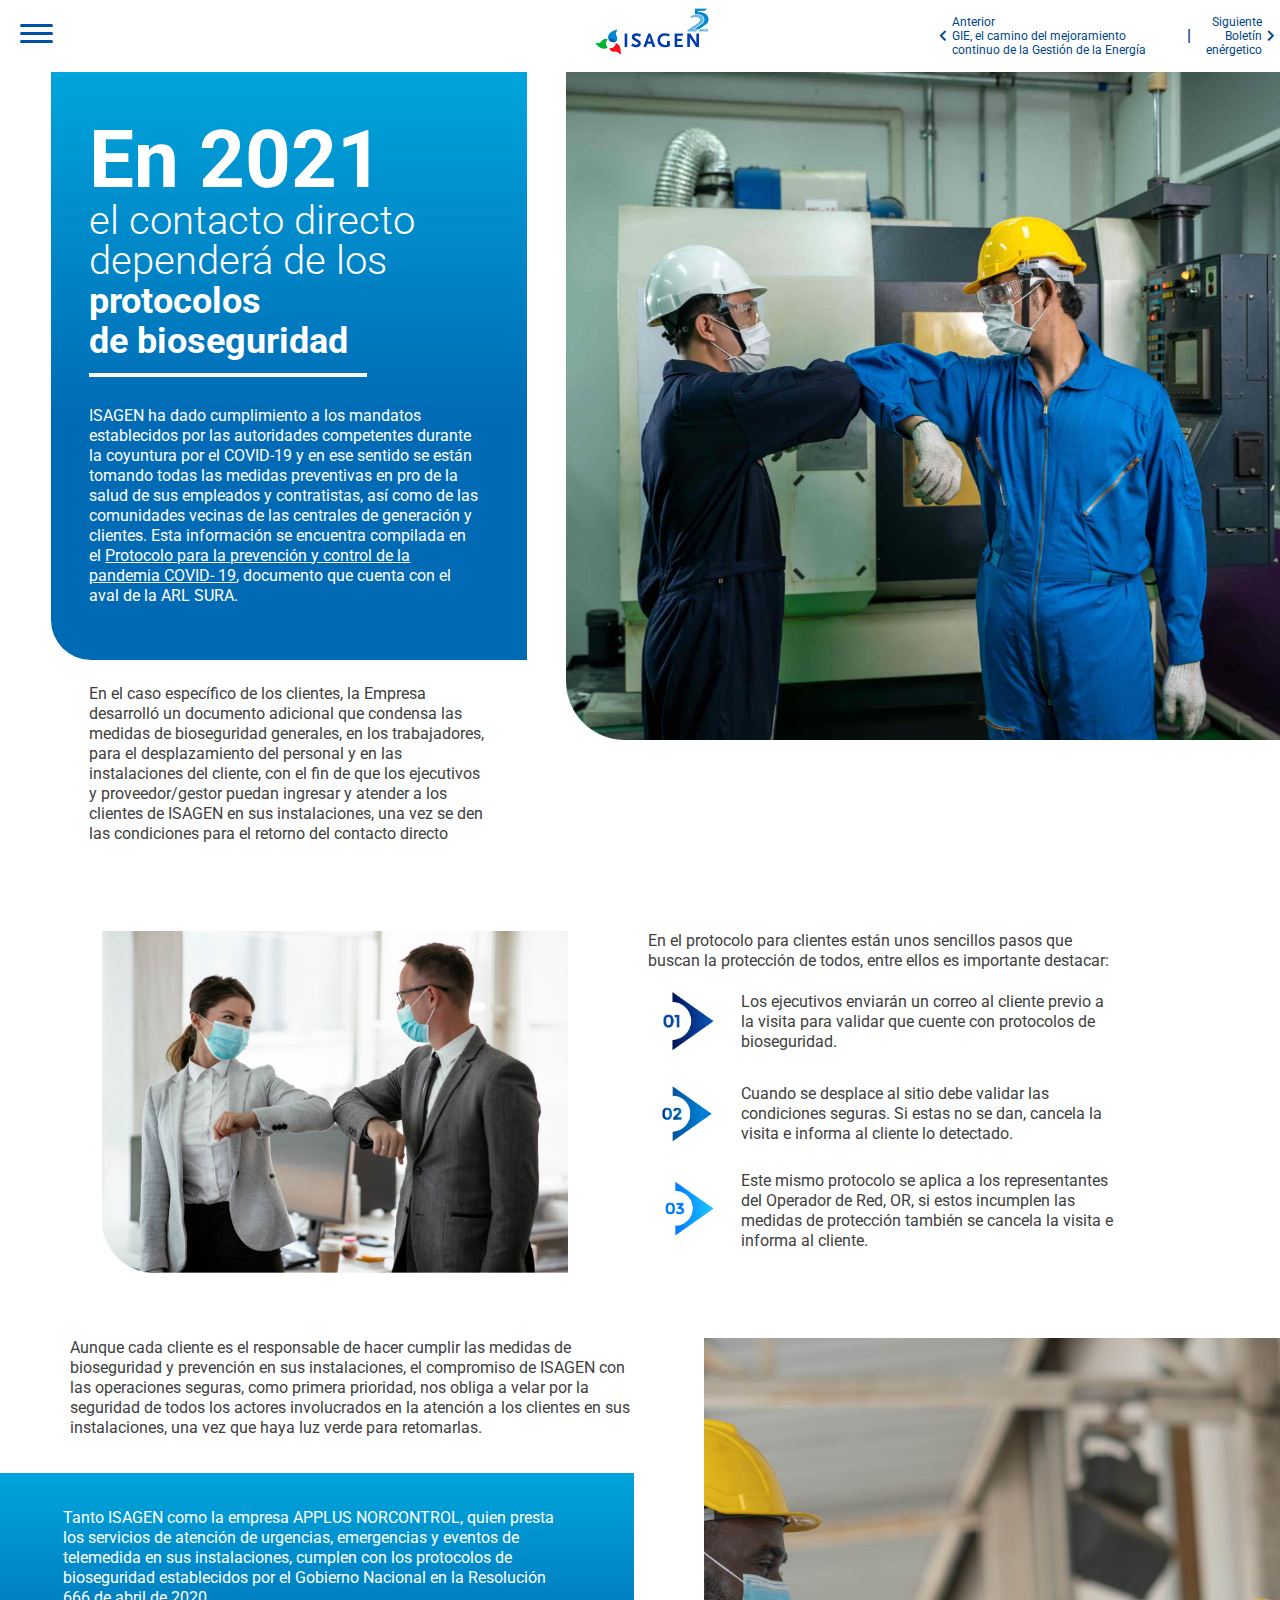
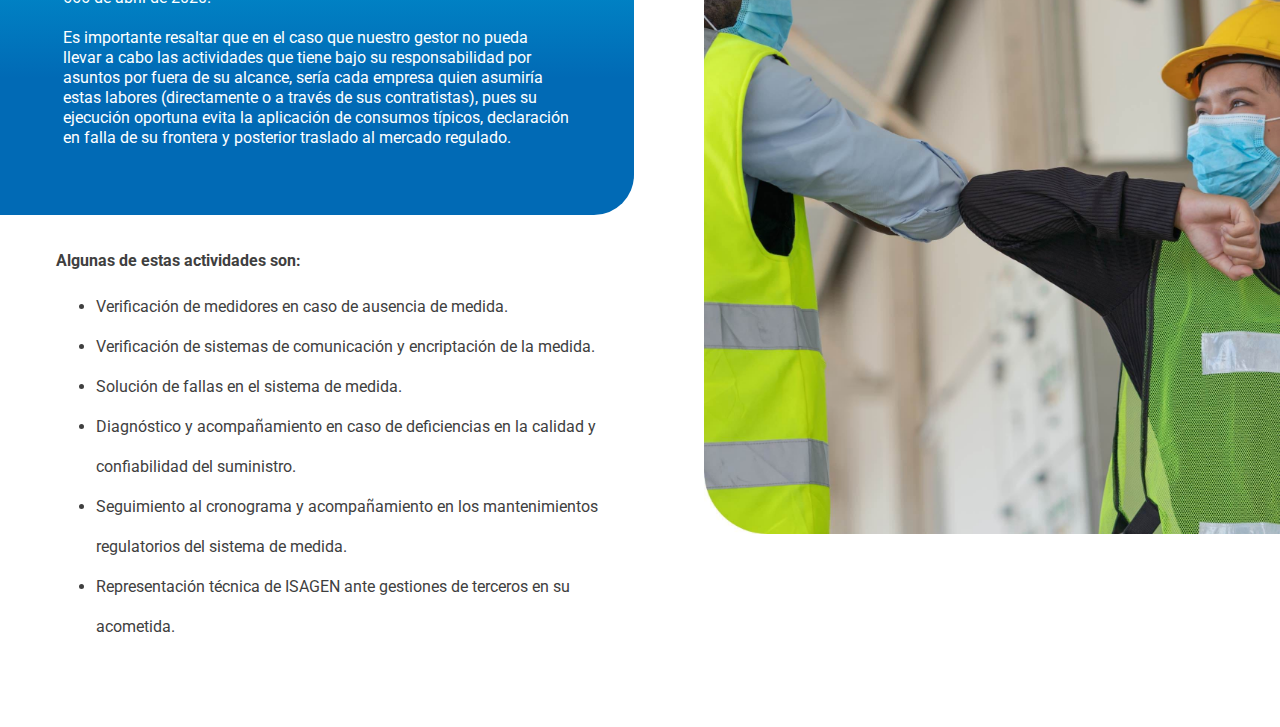
<file: html/page-09.html>
<!DOCTYPE html>
<html lang="es">
  <head>
    <meta charset="UTF-8" />
    <meta name="viewport" content="width=device-width, initial-scale=1.0" />
    <title>
      En 2021 el contacto directo dependerá de los protocolos de bioseguridad
    </title>
    <link rel="stylesheet" href="../css/menu.css" />
    <link rel="stylesheet" href="../css/page-09.css" />
    <link rel="stylesheet" href="../css/modal.css" />
    <link
      rel="stylesheet"
      href="https://use.fontawesome.com/releases/v5.9.0/css/all.css"
    />
    <link rel="stylesheet" href="../css/normalize/normalize.css" />
  </head>
  <body>
    <!-- Header -->
    <div class="header">
      <div class="header-menu">
        <!-- Menu -->
        <nav role="navigation">
          <div class="menuToggle">
            <!--hidden checkbox-->
            <input type="checkbox" />
            <!--Some spans to act as a hamburger.-->
            <span></span>
            <span></span>
            <span></span>

            <!--menu has to be inside of the button-->
            <div class="menu">
              <img
                class="menu-logo"
                src="../img/global/linea-viva.png"
                alt="Logo menú"
              />

              <!--Menu container-->
              <div class="menu-content">
                <ul class="menu-nav">
                  <li class="menu-item home">
                    <a class="menu-home" href="../index.html">
                      <i class="fas fa-home"></i>
                    </a>
                  </li>
                  <li class="menu-oe" id="open-modal">
                    <p>Otras ediciones</p>
                  </li>
                  <li class="menu-edition">
                    <p>Edición 133</p>
                  </li>

                  <li class="menu-item">
                    <a class="menu-link" href="page-01.html"
                      >2020 lleno de aprendizajes
                    </a>
                  </li>
                  <li class="menu-item">
                    <a class="menu-link" href="page-02.html"
                      >Actividades del Programa de seguridad eléctrica para
                      Subestaciones
                    </a>
                  </li>
                  <li class="menu-item">
                    <a class="menu-link" href="page-03.html"
                      >Sistema de Integridad y Cumplimiento (SIC)
                    </a>
                  </li>
                  <li class="menu-item">
                    <a class="menu-link" href="page-04.html"
                      >Gestor Independiente de Datos e Información, GIDI
                    </a>
                  </li>
                  <li class="menu-item">
                    <a class="menu-link" href="page-05.html"
                      >Controlar el Factor M esta en sus manos
                    </a>
                  </li>
                  <li class="menu-item">
                    <a class="menu-link" href="page-06.html"
                      >Energía firme para un futuro confiable
                    </a>
                  </li>
                  <li class="menu-item">
                    <a class="menu-link" href="page-07.html"
                      >Conexión-e información para el control de las energías
                      penalizables
                    </a>
                  </li>
                  <li class="menu-item">
                    <a class="menu-link" href="page-08.html"
                      >GIE, el camino del mejoramiento continuo de la Gestión de
                      la Energía
                    </a>
                  </li>
                  <li class="menu-item active">
                    <a class="menu-link" href="#"
                      >En 2021 el contacto directo dependerá de los protocolos
                      de bioseguridad</a
                    >
                  </li>
                  <li class="menu-item">
                    <a class="menu-link" href="page-10.html"
                      >Boletín enérgetico
                    </a>
                  </li>
                  <li class="menu-item">
                    <a class="menu-link" href="page-11.html"
                      >Celebramos los retos superados
                    </a>
                  </li>
                </ul>
              </div>

              <!-- Modal -->

              <aside id="modal" class="modal">
                <section class="modal-container">
                  <header class="modal-header">
                    <h2 class="modal-title">Otras ediciones</h2>
                    <div class="close">x</div>
                  </header>
                  <section class="modal-content">
                    <div class="carousel-wrap">
                      <div class="owl-carousel">
                        <div class="item">
                          <a class="revista" href="https://www.isagen.com.co/LineaVIVA/lineaviva_edicion_132/index.html" ><img src="../img/modal/edition-132.png"></a>
                        </div>
                        <div class="item">
                          <a class="revista active" href="#" ><img src="../img/modal/edition-133.jpg"></a>
                        </div>
                      </div>
                    </div>
                  </section>
                </section>
              </aside>
            </div>
          </div>
        </nav>
      </div>

      <!--Paginación-->
      <div class="header-nav">
        <div class="nav-logo">
          <img src="../img/global/logo-isagen.png" alt="Logo ISAGEN" />
        </div>
        <div class="nav-left">
          <div>
            <a class="nav-btn" href="page-08.html">
              <i class="fas fa-chevron-left"></i>
              <div class="next">
                <span>Anterior</span
                ><span
                  >GIE, el camino del mejoramiento continuo de la Gestión de la
                  Energía</span
                >
              </div>
            </a>
          </div>
          <div>
            <p><strong>|</strong></p>
          </div>
          <div>
            <a class="nav-btn" href="page-10.html">
              <div class="next nx-left">
                <span>Siguiente</span><span>Boletín enérgetico</span>
              </div>
              <i class="fas fa-chevron-right"></i>
            </a>
          </div>
        </div>
      </div>
    </div>

    <!-- Page content -->
    <div>
      <div class="banner">
        <div class="banner-text">
          <div class="blue">
            <h1 class="h1-01">En 2021</h1>
            <h1>el contacto directo dependerá de los</h1>
            <div class="hr">
              <h1 class="h1">protocolos<br>de bioseguridad</h1>
              <hr />
            </div>
            <p>
              ISAGEN ha dado cumplimiento a los mandatos establecidos por las
              autoridades competentes durante la coyuntura por el COVID-19 y en
              ese sentido se están tomando todas las medidas preventivas en pro
              de la salud de sus empleados y contratistas, así como de las
              comunidades vecinas de las centrales de generación y clientes.
              Esta información se encuentra compilada en el
              <a href="#" target="_blank"
                >Protocolo para la prevención y control de la pandemia COVID-
                19</a
              >, documento que cuenta con el aval de la ARL SURA.
            </p>
          </div>
          <p class="text">
            En el caso específico de los clientes, la Empresa desarrolló un
            documento adicional que condensa las medidas de bioseguridad
            generales, en los trabajadores, para el desplazamiento del personal
            y en las instalaciones del cliente, con el fin de que los ejecutivos
            y proveedor/gestor puedan ingresar y atender a los clientes de
            ISAGEN en sus instalaciones, una vez se den las condiciones para el
            retorno del contacto directo
          </p>
        </div>
        <div class="banner-img">
          <img src="../img/desktop/foto-09-1.jpg" alt="" />
        </div>
      </div>
      <div class="duo-01">
        <div class="text-ocult">
          <b>
            ISAGEN ha dado cumplimiento a los mandatos establecidos por las
            autoridades competentes durante la coyuntura por el COVID-19 y en
            ese sentido se están tomando todas las medidas preventivas en pro
            de la salud de sus empleados y contratistas, así como de las
            comunidades vecinas de las centrales de generación y clientes.
            Esta información se encuentra compilada en el
            <a href="#" target="_blank"
              >Protocolo para la prevención y control de la pandemia COVID-
              19</a
            >, documento que cuenta con el aval de la ARL SURA.
          </b>
          <p>
            En el caso específico de los clientes, la Empresa desarrolló un
            documento adicional que condensa las medidas de bioseguridad
            generales, en los trabajadores, para el desplazamiento del personal
            y en las instalaciones del cliente, con el fin de que los ejecutivos
            y proveedor/gestor puedan ingresar y atender a los clientes de
            ISAGEN en sus instalaciones, una vez se den las condiciones para el
            retorno del contacto directo
          </p>
        </div>
        <div class="duo-01-img">
          <img src="../img/desktop/foto-09-2.jpg" alt="" />
        </div>
        <div class="duo-01-text">
          <p>
            En el protocolo para clientes están unos sencillos pasos que buscan
            la protección de todos, entre ellos es importante destacar:
          </p>
          <div class="card">
            <img src="../img/global/icon-09-1.png" alt="" />
            <p>
              Los ejecutivos enviarán un correo al cliente previo a la visita
              para validar que cuente con protocolos de bioseguridad.
            </p>
          </div>
          <div class="card">
            <img src="../img/global/icon-09-2.png" alt="" />
            <p>
              Cuando se desplace al sitio debe validar las condiciones seguras.
              Si estas no se dan, cancela la visita e informa al cliente lo
              detectado.
            </p>
          </div>
          <div class="card">
            <img src="../img/global/icon-09-3.png" alt="" />
            <p>
              Este mismo protocolo se aplica a los representantes del Operador
              de Red, OR, si estos incumplen las medidas de protección también
              se cancela la visita e informa al cliente.
            </p>
          </div>
        </div>
      </div>
      <div class="duo-02">
        <div class="duo-02-text">
          <p>
            Aunque cada cliente es el responsable de hacer cumplir las medidas
            de bioseguridad y prevención en sus instalaciones, el compromiso de
            ISAGEN con las operaciones seguras, como primera prioridad, nos
            obliga a velar por la seguridad de todos los actores involucrados en
            la atención a los clientes en sus instalaciones, una vez que haya
            luz verde para retomarlas.
          </p>
          <div class="duo-02-blue">
            <p>
              Tanto ISAGEN como la empresa APPLUS NORCONTROL, quien presta los
              servicios de atención de urgencias, emergencias y eventos de
              telemedida en sus instalaciones, cumplen con los protocolos de
              bioseguridad establecidos por el Gobierno Nacional en la
              Resolución 666 de abril de 2020. <br /><br />
              Es importante resaltar que en el caso que nuestro gestor no pueda
              llevar a cabo las actividades que tiene bajo su responsabilidad
              por asuntos por fuera de su alcance, sería cada empresa quien
              asumiría estas labores (directamente o a través de sus
              contratistas), pues su ejecución oportuna evita la aplicación de
              consumos típicos, declaración en falla de su frontera y posterior
              traslado al mercado regulado.
            </p>
          </div>
          <div class="b">
            <b>Algunas de estas actividades son:</b>
            <ul class="ul">
              <li>Verificación de medidores en caso de ausencia de medida.</li>
              <li>
                Verificación de sistemas de comunicación y encriptación de la
                medida.
              </li>
              <li>Solución de fallas en el sistema de medida.</li>
              <li>
                Diagnóstico y acompañamiento en caso de deficiencias en la
                calidad y confiabilidad del suministro.
              </li>
              <li>
                Seguimiento al cronograma y acompañamiento en los mantenimientos
                regulatorios del sistema de medida.
              </li>
              <li>
                Representación técnica de ISAGEN ante gestiones de terceros en
                su acometida.
              </li>
            </ul>
          </div>
        </div>
        <div class="duo-02-img">
          <img class="ocult" src="../img/mobile/foto-09-1.jpg" alt="" />
          <div class="b text-none">
            <b>Algunas de estas actividades son:</b>
            <ul class="ul">
              <li>Verificación de medidores en caso de ausencia de medida.</li>
              <li>
                Verificación de sistemas de comunicación y encriptación de la
                medida.
              </li>
              <li>Solución de fallas en el sistema de medida.</li>
              <li>
                Diagnóstico y acompañamiento en caso de deficiencias en la
                calidad y confiabilidad del suministro.
              </li>
              <li>
                Seguimiento al cronograma y acompañamiento en los mantenimientos
                regulatorios del sistema de medida.
              </li>
              <li>
                Representación técnica de ISAGEN ante gestiones de terceros en
                su acometida.
              </li>
            </ul>
          </div>
          <img class="none" src="../img/desktop/foto-09-3.jpg" alt="" />
        </div>
      </div>
    </div>

    <script src="../script.js"></script>
  </body>
</html>
</file>
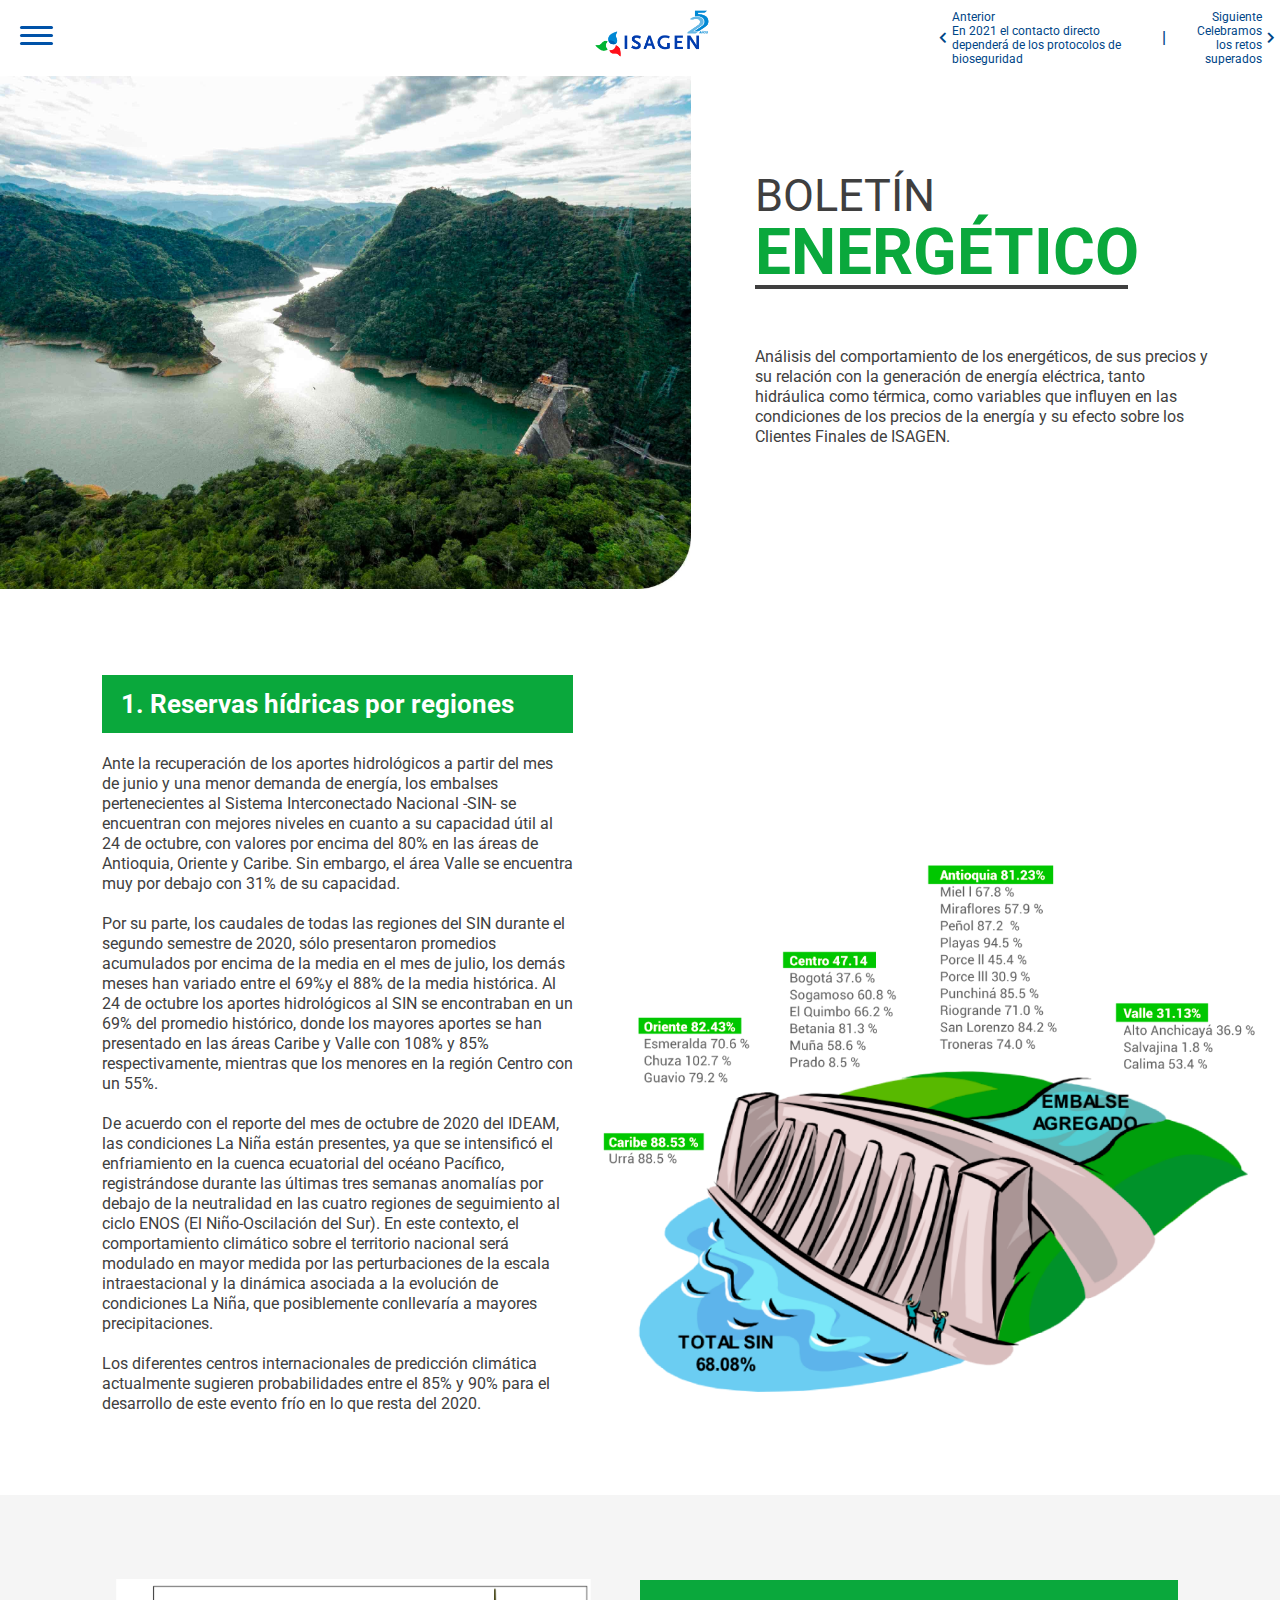
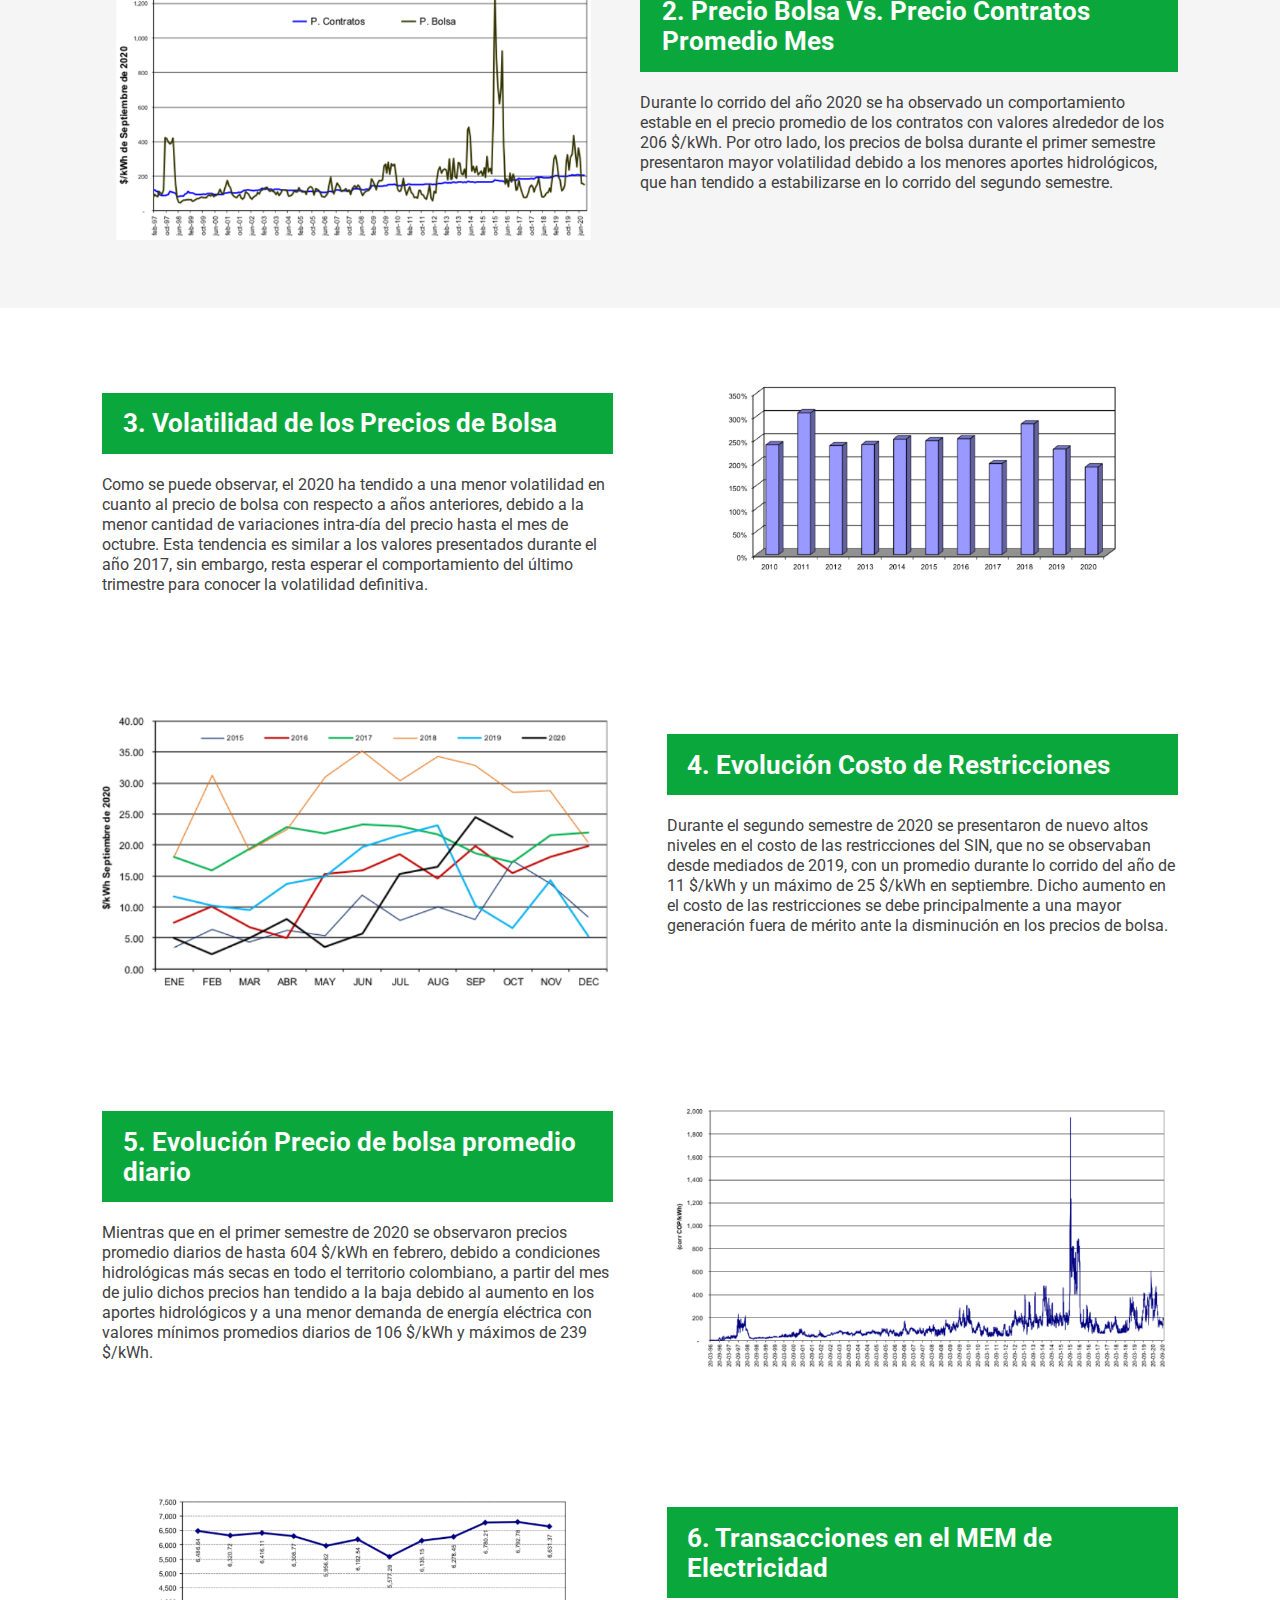
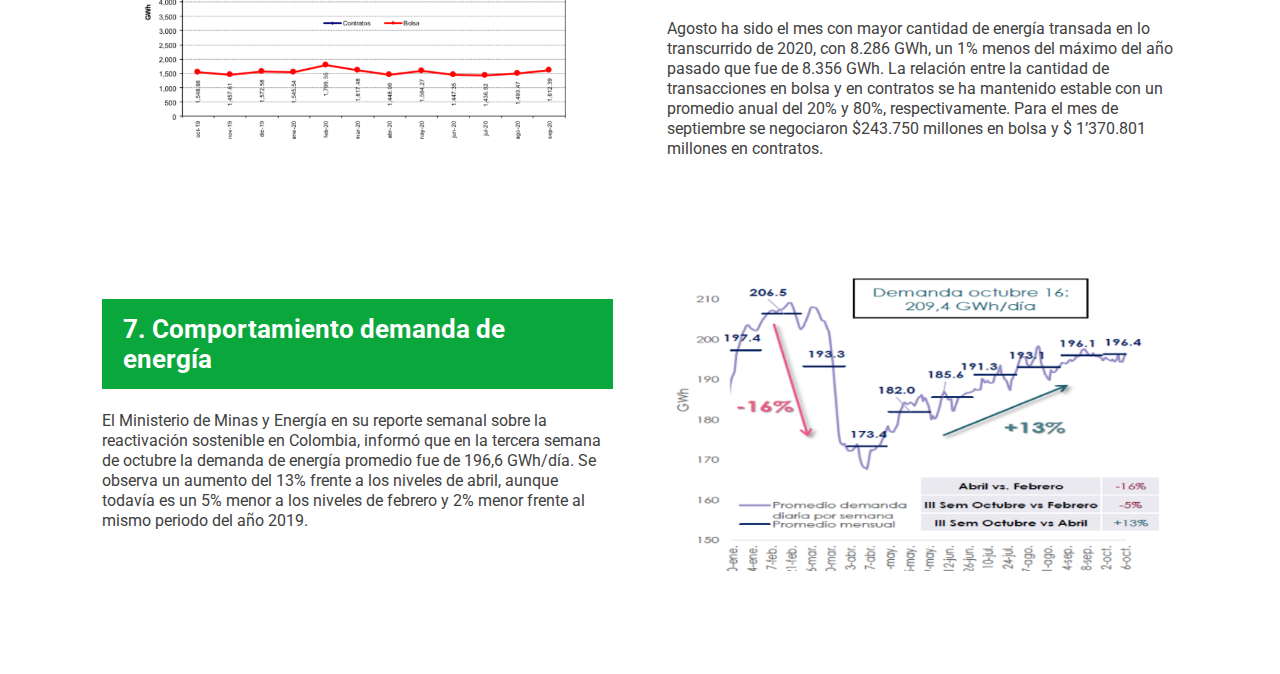
<file: html/page-10.html>
<!DOCTYPE html>
<html lang="es">
  <head>
    <meta charset="UTF-8" />
    <meta name="viewport" content="width=device-width, initial-scale=1.0" />
    <title>Boletín enérgetico</title>
    <link rel="stylesheet" href="../css/menu.css" />
    <link rel="stylesheet" href="../css/page-10.css">
    <link rel="stylesheet" href="../css/modal.css">
    <link
      rel="stylesheet"
      href="https://use.fontawesome.com/releases/v5.9.0/css/all.css"
    />
    <link rel="stylesheet" href="../css/normalize/normalize.css" />
  </head>
  <body>
    <!-- Header -->
    <div class="header">
      <div class="header-menu">
        <!-- Menu -->
        <nav role="navigation">
          <div class="menuToggle">
            <!--hidden checkbox-->
            <input type="checkbox" />
            <!--Some spans to act as a hamburger.-->
            <span></span>
            <span></span>
            <span></span>

            <!--menu has to be inside of the button-->
            <div class="menu">
              <img
                class="menu-logo"
                src="../img/global/linea-viva.png"
                alt="Logo menú"
              />

              <!--Menu container-->
              <div class="menu-content">
                <ul class="menu-nav">
                  <li class="menu-item home">
                    <a class="menu-home" href="../index.html">
                      <i class="fas fa-home"></i>
                    </a>
                  </li>
                  <li class="menu-oe" id="open-modal">
                    <p>Otras ediciones</p>
                  </li>
                  <li class="menu-edition">
                    <p>Edición 133</p>
                  </li>

                  <li class="menu-item">
                    <a
                      class="menu-link"
                      href="page-01.html"
                      >2020 lleno de aprendizajes
                    </a>
                  </li>
                  <li class="menu-item">
                    <a
                      class="menu-link"
                      href="page-02.html"
                      >Actividades del Programa de seguridad
                      eléctrica para Subestaciones
                    </a>
                  </li>
                  <li class="menu-item">
                    <a
                      class="menu-link"
                      href="page-03.html"
                      >Sistema de Integridad
                      y Cumplimiento (SIC)
                    </a>
                  </li>
                  <li class="menu-item">
                    <a 
                      class="menu-link" 
                      href="page-04.html"
                      >Gestor Independiente de
                      Datos e Información, GIDI
                    </a>
                  </li>
                  <li class="menu-item">
                    <a
                      class="menu-link"
                      href="page-05.html"
                      >Controlar el Factor M esta
                      en sus manos
                    </a>
                  </li>
                  <li class="menu-item">
                    <a
                      class="menu-link"
                      href="page-06.html"
                      >Energía firme para
                      un futuro confiable
                    </a>
                  </li>
                  <li class="menu-item">
                    <a
                      class="menu-link"
                      href="page-07.html"
                      >Conexión-e información para
                      el control de las energías
                      penalizables
                    </a>
                  </li>
                  <li class="menu-item">
                    <a
                      class="menu-link"
                      href="page-08.html"
                      >GIE, el camino del mejoramiento
                      continuo de la Gestión de la Energía
                    </a>
                  </li>
                  <li class="menu-item">
                    <a
                      class="menu-link"
                      href="page-09.html"
                      >En 2021 el contacto directo dependerá
                      de los protocolos de bioseguridad</a
                    >
                  </li>
                  <li class="menu-item active">
                    <a
                      class="menu-link"
                      href="#"
                      >Boletín enérgetico
                    </a>
                  </li>
                  <li class="menu-item">
                    <a
                      class="menu-link"
                      href="page-11.html"
                      >Celebramos los
                      retos superados
                    </a>
                  </li>
                </ul>
              </div>

              <!-- Modal -->

              <aside id="modal" class="modal">
                <section class="modal-container">
                  <header class="modal-header">
                    <h2 class="modal-title">Otras ediciones</h2>
                    <div class="close">x</div>
                  </header>
                  <section class="modal-content">
                    <div class="carousel-wrap">
                      <div class="owl-carousel">
                        <div class="item">
                          <a class="revista" href="https://www.isagen.com.co/LineaVIVA/lineaviva_edicion_132/index.html" ><img src="../img/modal/edition-132.png"></a>
                        </div>
                        <div class="item">
                          <a class="revista active" href="#" ><img src="../img/modal/edition-133.jpg"></a>
                        </div>
                      </div>
                    </div>
                  </section>
                </section>
              </aside>

            </div>
          </div>
        </nav>
      </div>

      <!--Paginación-->
      <div class="header-nav">
        <div class="nav-logo">
          <img src="../img/global/logo-isagen.png" alt="Logo ISAGEN" />
        </div>
        <div class="nav-left">
          <div>
            <a class="nav-btn" href="page-09.html">
              <i class="fas fa-chevron-left"></i>
              <div class="next">
                <span>Anterior</span
                ><span>En 2021 el contacto directo dependerá de los protocolos de bioseguridad</span>
              </div>
            </a>
          </div>
          <div>
            <p><strong>|</strong></p>
          </div>
          <div>
            <a class="nav-btn" href="page-11.html">
              <div class="next nx-left">
                <span>Siguiente</span
                ><span>Celebramos los retos superados</span>
              </div>
              <i class="fas fa-chevron-right"></i>
            </a>
          </div>
        </div>
      </div>
    </div>

    <!-- Page content -->
    <div>
      <div class="duo-01">
        <div class="duo-01-img">
          <img class="ocult" src="../img/desktop/foto-10-1.jpg" alt="">
          <img class="none" src="../img/mobile/banner-10-1.jpg" alt="">
        </div>
        <div class="duo-01-text">
          <h1>BOLETÍN</h1>
          <div class="hr">
            <h1>ENERGÉTICO</h1>
            <hr>
          </div>
          <p>Análisis del comportamiento de los energéticos, de sus precios y su
            relación con la generación de energía eléctrica, tanto hidráulica como
            térmica, como variables que influyen en las condiciones de los precios
            de la energía y su efecto sobre los Clientes Finales de ISAGEN.</p>
        </div>
      </div>
      <div class="duo-02">
        <div class="duo-02-text">
          <h2>1. Reservas hídricas por regiones</h2>
          <p>Ante la recuperación de los aportes hidrológicos a partir del mes de junio y
            una menor demanda de energía, los embalses pertenecientes al Sistema
            Interconectado Nacional -SIN- se encuentran con mejores niveles en
            cuanto a su capacidad útil al 24 de octubre, con valores por encima del 80%
            en las áreas de Antioquia, Oriente y Caribe. Sin embargo, el área Valle se
            encuentra muy por debajo con 31% de su capacidad. <br><br>
            Por su parte, los caudales de todas las regiones del SIN durante el segundo
            semestre de 2020, sólo presentaron promedios acumulados por encima de
            la media en el mes de julio, los demás meses han variado entre el 69%y el
            88% de la media histórica. Al 24 de octubre los aportes hidrológicos al SIN
            se encontraban en un 69% del promedio histórico, donde los mayores
            aportes se han presentado en las áreas Caribe y Valle con 108% y 85%
            respectivamente, mientras que los menores en la región Centro con un 55%. <br><br>
            De acuerdo con el reporte del mes de octubre de 2020 del IDEAM, las
            condiciones La Niña están presentes, ya que se intensificó el enfriamiento
            en la cuenca ecuatorial del océano Pacífico, registrándose durante las
            últimas tres semanas anomalías por debajo de la neutralidad en las cuatro
            regiones de seguimiento al ciclo ENOS (El Niño-Oscilación del Sur). En este
            contexto, el comportamiento climático sobre el territorio nacional será
            modulado en mayor medida por las perturbaciones de la escala intraestacional y la dinámica asociada a la evolución de condiciones La Niña,
            que posiblemente conllevaría a mayores precipitaciones. <br><br>
            Los diferentes centros internacionales de predicción climática actualmente
            sugieren probabilidades entre el 85% y 90% para el desarrollo de este
            evento frío en lo que resta del 2020.</p>
        </div>
        <div class="duo-02-img">
          <img src="../img/global/graphy-10-0.png" alt="">
        </div>
      </div>
      <div class="duo-03">
        <div class="duo-03-img">
          <img src="../img/global/graphy-10-1.png" alt="">
        </div>
        <div class="duo-03-text">
          <h2>2. Precio Bolsa Vs. Precio Contratos Promedio Mes</h2>
          <p>Durante lo corrido del año 2020 se ha observado un comportamiento
            estable en el precio promedio de los contratos con valores alrededor de los
            206 $/kWh. Por otro lado, los precios de bolsa durante el primer semestre
            presentaron mayor volatilidad debido a los menores aportes hidrológicos,
            que han tendido a estabilizarse en lo corrido del segundo semestre.</p>
        </div>
      </div>
      <div class="duo-04">
        <div class="duo-04-text">
          <h2>3. Volatilidad de los Precios de Bolsa</h2>
          <p>Como se puede observar, el 2020 ha tendido a una menor volatilidad en
            cuanto al precio de bolsa con respecto a años anteriores, debido a la menor
            cantidad de variaciones intra-día del precio hasta el mes de octubre. Esta
            tendencia es similar a los valores presentados durante el año 2017, sin
            embargo, resta esperar el comportamiento del último trimestre para
            conocer la volatilidad definitiva.</p>
        </div>
        <div class="duo-04-img">
          <img src="../img/global/graphy-10-2.png" alt="">
        </div>
      </div>
      <div class="duo-05">
        <div class="duo-05-img">
          <img src="../img/global/graphy-10-3.png" alt="">
        </div>
        <div class="duo-05-text">
          <h2>4. Evolución Costo de Restricciones</h2>
          <p>Durante el segundo semestre de 2020 se presentaron de nuevo altos
            niveles en el costo de las restricciones del SIN, que no se observaban desde
            mediados de 2019, con un promedio durante lo corrido del año de 11 $/kWh
            y un máximo de 25 $/kWh en septiembre. Dicho aumento en el costo de las
            restricciones se debe principalmente a una mayor generación fuera de
            mérito ante la disminución en los precios de bolsa. </p>
        </div>
      </div>
      <div class="duo-06">
        <div class="duo-06-text">
          <h2>5. Evolución Precio de bolsa promedio diario</h2>
          <p>Mientras que en el primer semestre de 2020 se observaron precios
            promedio diarios de hasta 604 $/kWh en febrero, debido a condiciones
            hidrológicas más secas en todo el territorio colombiano, a partir del mes de
            julio dichos precios han tendido a la baja debido al aumento en los aportes
            hidrológicos y a una menor demanda de energía eléctrica con valores
            mínimos promedios diarios de 106 $/kWh y máximos de 239 $/kWh.</p>
        </div>
        <div class="duo-06-img">
          <img src="../img/global/graphy-10-4.png" alt="">
        </div>
      </div>
      <div class="duo-07">
        <div class="duo-07-img">
          <img src="../img/global/graphy-10-5.png" alt="">
        </div>
        <div class="duo-07-text">
          <h2>6. Transacciones en el MEM de Electricidad</h2>
          <p>Agosto ha sido el mes con mayor cantidad de energía transada en lo transcurrido de
            2020, con 8.286 GWh, un 1% menos del máximo del año pasado que fue de 8.356
            GWh. La relación entre la cantidad de transacciones en bolsa y en contratos se ha
            mantenido estable con un promedio anual del 20% y 80%, respectivamente. Para el
            mes de septiembre se negociaron $243.750 millones en bolsa y $ 1’370.801 millones
            en contratos. </p>
        </div>
      </div>
      <div class="duo-08">
        <div class="duo-08-text">
          <h2>7. Comportamiento demanda de energía</h2>
          <p>El Ministerio de Minas y Energía en su reporte semanal sobre la reactivación
            sostenible en Colombia, informó que en la tercera semana de octubre la
            demanda de energía promedio fue de 196,6 GWh/día. Se observa un
            aumento del 13% frente a los niveles de abril, aunque todavía es un 5%
            menor a los niveles de febrero y 2% menor frente al mismo periodo del año
            2019.</p>
        </div>
        <div class="duo-08-img">
          <img src="../img/global/graphy-10-6.png" alt="">
        </div>
      </div>
    </div>
    <script src="../script.js"></script>
  </body>
</html>
</file>
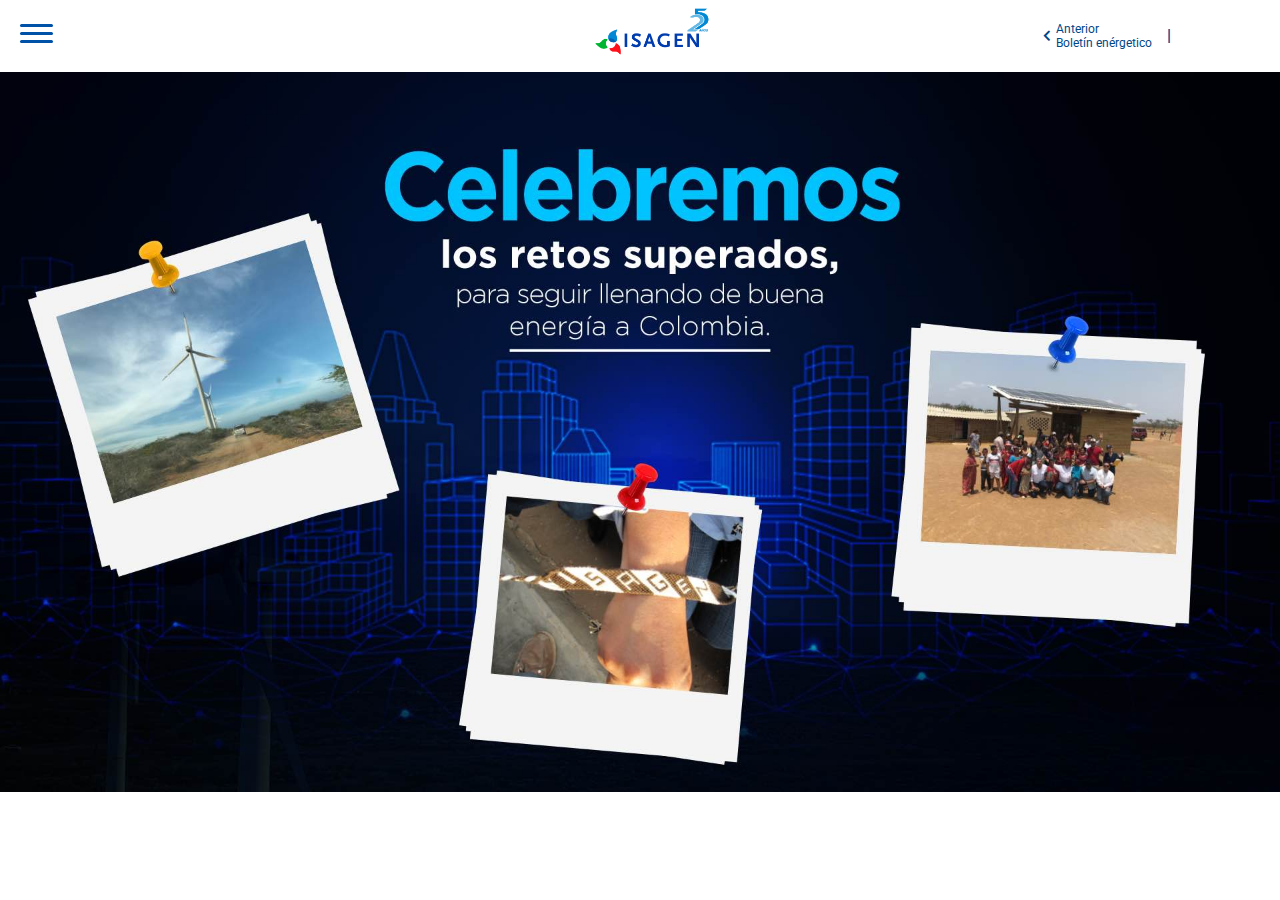
<file: html/page-11.html>
<!DOCTYPE html>
<html lang="es">
  <head>
    <meta charset="UTF-8" />
    <meta name="viewport" content="width=device-width, initial-scale=1.0" />
    <title>Celebramos los retos superados</title>
    <link rel="stylesheet" href="../css/menu.css" />
    <link rel="stylesheet" href="../css/modal.css">
    <link rel="stylesheet" href="../css/page-11.css" />
    <link
      rel="stylesheet"
      href="https://use.fontawesome.com/releases/v5.9.0/css/all.css"
    />
    <link rel="stylesheet" href="../css/normalize/normalize.css" />
  </head>
  <body>
    <!-- Header -->
    <div class="header">
      <div class="header-menu">
        <!-- Menu -->
        <nav role="navigation">
          <div class="menuToggle">
            <!--hidden checkbox-->
            <input type="checkbox" />
            <!--Some spans to act as a hamburger.-->
            <span></span>
            <span></span>
            <span></span>

            <!--menu has to be inside of the button-->
            <div class="menu">
              <img
                class="menu-logo"
                src="../img/global/linea-viva.png"
                alt="Logo menú"
              />

              <!--Menu container-->
              <div class="menu-content">
                <ul class="menu-nav">
                  <li class="menu-item home">
                    <a class="menu-home" href="../index.html">
                      <i class="fas fa-home"></i>
                    </a>
                  </li>
                  <li class="menu-oe" id="open-modal">
                    <p>Otras ediciones</p>
                  </li>
                  <li class="menu-edition">
                    <p>Edición 133</p>
                  </li>

                  <li class="menu-item">
                    <a
                      class="menu-link"
                      href="page-01.html"
                      >2020 lleno de aprendizajes
                    </a>
                  </li>
                  <li class="menu-item">
                    <a
                      class="menu-link"
                      href="page-02.html"
                      >Actividades del Programa de seguridad
                      eléctrica para Subestaciones
                    </a>
                  </li>
                  <li class="menu-item">
                    <a
                      class="menu-link"
                      href="page-03.html"
                      >Sistema de Integridad
                      y Cumplimiento (SIC)
                    </a>
                  </li>
                  <li class="menu-item">
                    <a 
                      class="menu-link" 
                      href="page-04.html"
                      >Gestor Independiente de
                      Datos e Información, GIDI
                    </a>
                  </li>
                  <li class="menu-item">
                    <a
                      class="menu-link"
                      href="page-05.html"
                      >Controlar el Factor M esta
                      en sus manos
                    </a>
                  </li>
                  <li class="menu-item">
                    <a
                      class="menu-link"
                      href="page-06.html"
                      >Energía firme para
                      un futuro confiable
                    </a>
                  </li>
                  <li class="menu-item">
                    <a
                      class="menu-link"
                      href="page-07.html"
                      >Conexión-e información para
                      el control de las energías
                      penalizables
                    </a>
                  </li>
                  <li class="menu-item">
                    <a
                      class="menu-link"
                      href="page-08.html"
                      >GIE, el camino del mejoramiento
                      continuo de la Gestión de la Energía
                    </a>
                  </li>
                  <li class="menu-item">
                    <a
                      class="menu-link"
                      href="page-09.html"
                      >En 2021 el contacto directo dependerá
                      de los protocolos de bioseguridad</a
                    >
                  </li>
                  <li class="menu-item">
                    <a
                      class="menu-link"
                      href="page-10.html"
                      >Boletín enérgetico
                    </a>
                  </li>
                  <li class="menu-item active">
                    <a
                      class="menu-link"
                      href="#"
                      >Celebramos los
                      retos superados
                    </a>
                  </li>
                </ul>
              </div>

              <!-- Modal -->

              <aside id="modal" class="modal">
                <section class="modal-container">
                  <header class="modal-header">
                    <h2 class="modal-title">Otras ediciones</h2>
                    <div class="close">x</div>
                  </header>
                  <section class="modal-content">
                    <div class="carousel-wrap">
                      <div class="owl-carousel">
                        <div class="item">
                          <a class="revista" href="https://www.isagen.com.co/LineaVIVA/lineaviva_edicion_132/index.html" ><img src="../img/modal/edition-132.png"></a>
                        </div>
                        <div class="item">
                          <a class="revista active" href="#" ><img src="../img/modal/edition-133.jpg"></a>
                        </div>
                      </div>
                    </div>
                  </section>
                </section>
              </aside>

            </div>
          </div>
        </nav>
      </div>

      <!--Paginación-->
      <div class="header-nav">
        <div class="nav-logo">
          <img src="../img/global/logo-isagen.png" alt="Logo ISAGEN" />
        </div>
        <div class="nav-left">
          <div>
            <a class="nav-btn" href="page-09.html">
              <i class="fas fa-chevron-left"></i>
              <div class="next">
                <span>Anterior</span
                ><span>Boletín enérgetico</span>
              </div>
            </a>
          </div>
          <div>
            <p><strong>|</strong></p>
          </div>
          <!-- <div>
            <a class="nav-btn" href="page-11.html">
              <div class="next nx-left">
                <span>Siguiente</span
                ><span>Celebramos los retos superados</span>
              </div>
              <i class="fas fa-chevron-right"></i>
            </a>
          </div> -->
        </div>
      </div>
    </div>

    <!-- Page content -->
    <div class="banner">
      <img class="img-web" src="../img/desktop/contraportada.jpg" alt="contraportada">
      <img class="img-mobile" src="../img/mobile/contraportada.jpg" alt="contraportada">
    </div>
    <script src="../script.js"></script>
  </body>
</html>
</file>
<file: index.css>
@import url('https://fonts.googleapis.com/css2?family=Roboto:ital,wght@0,100;0,300;0,400;0,500;0,700;0,900;1,100;1,300;1,400;1,500;1,700;1,900&display=swap');

* {
  font-family: 'Roboto', sans-serif;
  font-size: 16px;
  color: #fff;
}

body {
  /* display: flex;
  align-items: center;
  justify-content: center;
  flex-direction: column; */
  margin: 0;
  background-position: center center; 
  background-attachment: fixed; 
  background-repeat: no-repeat;
  background-size: cover;
  background-image: url(./img/desktop/portada-web.jpg);
}

.logos-home{
  display: flex;
  flex-direction: row;
  margin-bottom: 10%;
}
.div-img {
  width: 50%;
}
.logo-left{
  position: absolute;
  width: 23%;
  left: 0;
  top: 0;
}
.logo-right{
  position: absolute;
  width: 18%;
  right: 0;
  top:0;
}
.titles {
  display: flex;
  flex-direction: column;
  align-items: start;
  margin-left: 5%;
}
.titles p {
  text-align: center;
  font-size: 2.5rem;
  font-weight: 300;
  margin: 0;
}
.titles p:nth-child(1) {
  font-size: 6.5rem;
  font-weight: bold;
}
.titles p:nth-child(3) {
  font-size: 3.2rem;
  font-weight: bold;
}
.titles p:nth-child(4) {
  font-size: 4.5rem;
  font-weight: 900;
  color: #06b9ff;
}
.titles p:nth-child(5) {
  display: none;
}
.titles p span {
  font-size: 2.5rem;
  font-weight: bold;
}
.btn-home-div {
  margin-top: 5%;
  margin-left: 5%;
}
.btn-home {
  background: linear-gradient(to right,#07b8ff 10%,#0337c2 110%);
  color: #fff;
  padding: 0.5rem 2rem;
  font-size: 2rem;
  text-decoration: none;
  border-radius: 10px;
  font-weight: 700;
}
.btn-home:hover{
  background: #07b8ff;
}
.btn-home-div p {
  letter-spacing: 2px;
}

@media (min-width: 1400px){
  .titles p {
    text-align: center;
    font-size: 2.8rem;
    font-weight: 300;
    margin: 0;
  }
  .titles p:nth-child(1) {
    font-size: 8rem;
    font-weight: bold;
  }
  .titles p:nth-child(3) {
    font-size: 3.5rem;
    font-weight: bold;
  }
  .titles p:nth-child(4) {
    font-size: 5rem;
    font-weight: 900;
    color: #07b8ff;
  }
  .titles p:nth-child(5) {
    display: none;
  }
  .titles p span {
    font-size: 2.8rem;
    font-weight: bold;
  }
  .btn-home {
    background: linear-gradient(to right,#07b8ff 10%,#0337c2 110%);
    color: #fff;
    padding: 0.5rem 2rem;
    font-size: 2.5rem;
    text-decoration: none;
    border-radius: 10px;
    font-weight: 700;
  }
  .btn-home-div p {
    letter-spacing: 3px;
  }
}

@media (max-width: 480px) {
  body {
    background-image: url(./img/mobile/portada-mobile.jpg);
  }
  .logos-home {
    margin-bottom: 20%;
  }
  .titles{
    margin-top: 35%;
    align-items: center;
    margin-left: 0;
  }
  .titles p:nth-child(1) {
    font-size: 4.5rem;
  }
  .titles p:nth-child(2) {
    font-size: 1.8rem;
  }
  .titles p:nth-child(3),.titles p:nth-child(4) {
    display: none;
  }
  .titles p:nth-child(5) {
    display: block;
    font-size: 1.8rem;
  }
  .titles p:nth-child(5) span {
    font-size: 1.8rem;
    color: #06b9ff;
  }
  .titles p span {
    font-size: 1.8rem;
  }
  .logo-left{
    width: 40%;
    padding-top: 0;
  }
  .logo-right{
    width: 35%;
  }
  .btn-home-div{
    display: flex;
    flex-direction: column;
    align-items: center;
    margin: 0;
    margin-top: 10%;
  }
  .btn-home{
    font-size: 1.5rem;
  }
  .btn-home-div p{
    font-weight: 100;
  }
}
</file>
<file: css/menu.css>
@import url('https://fonts.googleapis.com/css2?family=Roboto:ital,wght@0,100;0,300;0,400;0,500;0,700;0,900;1,100;1,300;1,400;1,500;1,700;1,900&display=swap');

* {
  font-family: 'Roboto', sans-serif;
  font-size: 16px;
  color: #3F3F3F;
  line-height: 20px;
}

body {
  margin: 0;
  padding: 0;
}

/* Header */
.header{
  display: flex;
  justify-content: center;
  align-items: center;
}
.header-menu {
  width: 45%;
  padding-left: 20px;
}
.header-nav {
  width: 55%;
  display: flex;
  justify-content: space-between;
  align-items: center;
}

/* Menú */
.menuToggle {
  display: block;
  position: relative;
  z-index: 10000;
  -webkit-user-select: none;
  user-select: none;
}

.menuToggle input {
  display: block;
  width: 40px;
  /* height: 32px; */
  position: absolute;
  cursor: pointer;
  opacity: 0; /* hide this */
  z-index: 2; /* and place it over the hamburger */
}

.menuToggle span {
  display: block;
  width: 33px;
  height: 3px;
  margin-bottom: 5px;
  position: relative;
  background: #0052A8;
  border-radius: 15px;
  z-index: 1;
  transform-origin: 17px 6px;
  transition: transform 0.5s cubic-bezier(0.77, 0.2, 0.05, 1),
    background 0.5s cubic-bezier(0.77, 0.2, 0.05, 1), opacity 0.55s ease;
}

.menuToggle span:first-child {
  transform-origin: 0% 0%;
}

.menuToggle span:nth-last-child(2) {
  transform-origin: 35% 0%;
}

.menuToggle span:nth-last-child {
  transform-origin: 0% 50%;
}

.menuToggle input:checked ~ span {
  transform: rotate(-45deg) translate(0, -1px);
  background: #232323;
  margin-left: 15%;
  position: fixed;
}

.menuToggle input:checked {
  margin-left: 15%;
  position: fixed;
}
.menuToggle input:checked ~ span:nth-last-child(2){
  opacity: 1;
  transform: rotate(45deg) translate(-2px, -1px);
}

.menuToggle input:checked ~ span:nth-last-child(3) {
  opacity: 0;
  transform: rotate(0deg) scale(0.2, 0.2);
}

.menu {
  margin: -100px 0 0 -50px;
  padding: 125px 0 125px 50px;
  position: fixed;
  top: 0;
  bottom: 0;
  left: 0;
  width: 100%;
  max-width: 20%;
  height: 100%;
  background: #e5e7e8;
  list-style-type: none;
  -webkit-font-smoothing: antialiased;
  /* to stop flickering of text in safari */
  transform-origin: 0% 0%;
  transform: translate(-100%, 0);
  transition: transform 0.5s cubic-bezier(0.77, 0.2, 0.05, 1);
  overflow: auto;
  height: 100vh;
}

.menuToggle input:checked ~ div {
  transform: none;
}

.menu img {
  width: 50%;
}

.menu-nav {
  display: flex;
  flex-direction: column;
  text-align: end;
  list-style: none;
  margin-top: 0;
  margin-bottom: 25%;
}

.menu-nav li {
  padding: 5px 15px 0 0;
  align-self: flex-end;
  line-height: 10px;
  margin-top: 10px;
}

li.menu-item .home{
  margin: 0;
}

li.menu-oe{
  align-self: flex-end;
  padding-right: 0;
  margin-top: 5px;
}

.menu-oe p {
  margin: 0;
  padding: 5px 10px;
  background: #fff;
  width: 130px;
  border-radius: 30px 0px 0px 30px;
}

li.menu-edition{
  align-self: flex-end;
  padding-right: 0;
  margin-top: 5px;
}

.menu-edition p {
  margin: 0;
  padding: 5px 10px;
  color: #fff;
  background: #004687;
  width: 130px;
  border-radius: 30px 0px 0px 30px;
}

a.menu-link {
  text-decoration: none;
  font-size: 14px;
  font-weight: 600;
  line-height: 16px;
  color: #004687;
}

li.menu-item.active {
  background: #cacbcc;
  align-items: center;
  padding: 15px;
  margin-top: 10px;
}

li#open-modal {
  cursor: pointer;
}

/* Paginación */
.nav-logo img{
  width: 130px;
}
.nav-left {
  display: flex;
  justify-content: center;
  align-items: center;
  width: 50%;
}
.nav-left div {
  padding: 5px;
}
.nav-btn {
  text-decoration: none;
  display: flex;
  align-items: center;
}
.next{
  display: flex;
  flex-direction: column;
}
.next.nx-left{
  text-align: end;
}
.nav-btn i, span {
  line-height: normal;
  color: #004687;
  font-size: 12px;
}
.nav-left div p strong {
  color: #004687;
}
/* .nav-logo img {
  width: 100px;
} */



/* Responsive */
@media (max-width: 1272px) {
  .menu {
    max-width: 24%;
  }
  .menuToggle input:checked ~ span {
    margin-left: 18%;
  }
  .menuToggle input:checked {
    margin-left: 18%;
  }
  .nav-logo img {
    width: 100px;
  }
}

/* Tablet */
@media (max-width: 1024px) {
  .menu {
    max-width: 38%;
  }
  .menuToggle input:checked ~ span {
    margin-left: 30%;
  }
  .menuToggle input:checked {
    margin-left: 30%;
  }
  a.menu-link {
    font-size: 16px;
    line-height: 18px;
  }
  .nav-btn span {
    display: none;
  }
  .nav-left a.nav-btn {
    padding: 10px;
  }
  .nav-btn i, span{
    font-size: 1.5rem;
  }
}

/* Mobile */
@media (max-width: 480px) {
  .menu {
    max-width: 70%;
  }
  .menu-nav{
    margin-bottom: 25%;
  }
  .menuToggle input:checked ~ span {
    margin-left: 55%;
  }
  .menuToggle input:checked {
    margin-left: 55%;
  }
  .nav-btn{
    padding: 0 20px;
  }
  .nav-btn span{
    display: none;
  }
  .nav-logo img {
    width: 70px;
  }
  a.menu-link {
    font-size: 14px;
    line-height: 18px;
  }
  .nav-left div{
    padding: 0;
  }

}
</file>
<file: css/page-01.css>
/* styles page content */

.banner{
  background-image: url(../img/global/banner-01.jpg);
  background-position: center center;
  background-repeat: no-repeat;
  background-size: cover;
  height: 400px;
  display: flex;
  flex-direction: column;
  padding-left: 10%;
  padding-top: 5%;
}
.banner h1 {
  font-size: 2.5rem;
  font-weight: 300;
  margin-top: 0;
  color: #3F3F3F;
}
.banner h1 span{
  font-size: 2.5rem;
  font-weight: bold;
  color: #3F3F3F;
}
.rose h1 {
  color: #ff003d;
  font-size: 5rem;
  font-weight: bold;
}
.rose hr{
  display: inline-block;
  border: 3px solid #707070;
  width: 37%;
}
.div-rose{
  width: 50%;
  background: #ff003d;
  color: #fff;
  padding: 2%;
  margin: -5% 25% 0;
  border-radius: 0 0 0 40px;
}
.div-rose p{
  color: #fff;
}
.div01{
  display: flex;
  margin: 5% 7.5%;
}
.div02{
  display: flex;
  margin: 0;
  padding: 5% 7.5%;
  background: #FAFAFA;
}
.div01-duo01,.div01-duo02{
  width: 50%;
  margin: 2.5%;
}
.div01-duo01 p{
  line-height : 22px;
  margin: 0;
}
.div01-duo02 img{
  width: 100%;
}
.div02-duo02 img{
  width: 70%;
  display:block;
  margin:auto;
}
.none{
  display: none;
}



/* Responsive */
@media (min-width: 1400px) {
  .rose hr {
    width: 35%;
  }
  .div01-duo01 p {
    line-height: 25px;
  }
}
.div02-duo02 img.none{
  display: none;
}


/* Tablet */
@media (max-width: 1024px) {
  .banner{
    height: 275px;
  }
  .ocult,.div02-duo02 img.ocult{
    display: none;
  }
  .div02-duo02 img.none{
    display: block;
    margin: 5% 5% 5% 0;
    width: 100%;
  }
  .div01,.div02{
    flex-direction: column;
    padding: 0;
    margin: 0;
  }
  .div01-duo01, .div01-duo02,.div02-duo02{
    width: auto;
    margin: 0 2.5%;
  }
  .div01-duo01.margin{
    margin-top: -20%;
    background: #fff;
    border-radius: 40px 0 0 0;
    padding: 2.5%;
  }
  .div02-duo02{
    margin-left: 0;
  }
  .div-rose{
    width: 75%;
    margin: -10% 12% 0;
    padding: 0;
  }
  .div-rose p{
    padding: 5%;
  }
}

/* Mobile */
@media (max-width: 480px) {
  .block{
    display: block;
  }
  .banner{
    height: 120px;
  }
  .banner h1,.banner h1 span{
    font-size: 1.5rem;
    margin-bottom: 2%;
  }
  .rose{
    padding-left: 10%;
  }
  .rose h1{
    font-size: 2rem;
    margin-bottom: 2%;
  }
  .rose hr {
    border: 1px solid #707070;
    width: 55%;
  }
  .div-rose{
    width: 95%;
    margin: -10% 2% 0;
    padding: 0;
  }
  .div-rose p{
    padding: 5%;
  }
  .div01,.div02{
    flex-direction: column;
    padding: 0;
    margin: 0;
  }
  .div01-duo01{
    margin-top: 0;
  }
  .div01-duo01, .div01-duo02,.div02-duo02{
    width: auto;
    margin: 0;
  }
  .div01-duo01.margin{
    margin-top: -20%;
    margin-left: 2.5%;
    border-radius: 20px 0 0 0;
  }
  .div01-duo01, .div01-duo02{
    padding: 5% 5%;
  }
  .div02-duo02 img{
    width: 90%;
  }
}
</file>
<file: css/modal.css>
/* Work Modal*/
.modal {
  position: fixed;
  display: none;
  top: 0;
  right: 0;
  bottom: 0;
  left: 0;
  background-color: rgba(0, 0, 0, 0.7);
}

.open {
  display: flex;
  align-items: center;
  justify-content: center;
}

.modal-container {
  background-color: #fff;
  width: 700px;
  border-radius: 30px 30px 0px 0px;
}

.modal-header {
  display: flex;
  justify-content: space-between;
  align-items: center;
  padding: 1em;
  border-radius: 30px 30px 0px 0px;
  background-color: #0062b2;
}

.modal-title {
  color: #fff;
  margin: 2% 0;
  margin-left: 30%;
  font-size: 2rem;
  font-weight: 300;
}

.modal-content {
  padding: 5% 1em;
}

.revista a{
  display: flex;
  justify-content: center;
}

.close {
  color: #fff;
  font-size: 2.5rem;
  font-weight: 300;
  padding-right: 3%;
}

.close:hover,
.close:focus {
  color: black;
  text-decoration: none;
  cursor: pointer;
}

.item a {
  display: flex;
  justify-content: center;
}

a.revista img {
  width: 50%;
}

.revista.active img {
  box-shadow: 0 0 15px blue;
}

/* a.revista.active img {
  border: 10px solid blue;
} */

.owl-carousel{
  display: flex;
}

/* Style modo Prueba */
/* .owl-carousel {
  display: flex;
  overflow: scroll;
} */



/* Modal resposive */

@media (max-width: 480px) {
  .modal-title {
    font-size: 1.5rem;
    margin-left: 25%;
  }
  .close {
    font-size: 1.5rem;
  }
  a.revista img {
    width: 80%;
  }
}
</file>
<file: css/page-02.css>
/* styles page content */

.banner{
  background-image: url(../img/global/banner-02.jpg);
  background-position: center center;
  background-repeat: no-repeat;
  background-size: cover;
  height: 550px;
  display: flex;
  flex-direction: column;
  padding-left: 4%;
}
.banner div.div{
  width: 30%;
  background: #fff;
  position: relative;
  top: 305px;
  padding: 3% 5%;
  height: 245px;
}
.banner div h1.green {
  color: #239503;
  font-size: 3.5rem;
  font-weight: bold;
  margin: 0;
}
.green h1,.green h1 b {
  font-size: 1.6rem;
  font-weight: 300;
  line-height: 30px;
}
.green h1 b{
  font-weight: 900;
}
.green hr{
  display: inline-block;
  border: 2px solid #239503;
  width: 90%;
}
.div p {
  font-size: 12px;
}
.div01{
  display: flex;
  margin: 5% 7.5%;
}
.div01-duo01,.div01-duo02{
  width: 50%;
  margin: 2.5%;
}
.div01-duo01 p{
  line-height : 22px;
  margin: 0;
}
.div01-duo02 img{
  width: 100%;
  display:block;
  margin:auto;
}


/*Table*/
table.blueTable td:nth-child(1),table.blueTable td:nth-child(3){
  width: 30%;
}

.table {
  display: flex;
  justify-content: center;
}
table.blueTable {
  width: 70%;
  text-align: left;
  border-collapse: collapse;
}
table.blueTable td, table.blueTable th {
  border: 1px solid #3F3F3F;
  border-top: 0px;
  padding: 2%;
}
table.blueTable thead {
  background: #239503;
  border-bottom: 2px solid #3F3F3F;
}
table.blueTable thead th {
  font-size: 18px;
  font-weight: bold;
  color: #FFFFFF;
  text-align: center;
}
table.blueTable tfoot td {
  font-size: 14px;
}
table.blueTable tfoot .links {
  text-align: right;
}
table.blueTable tfoot .links a{
  display: inline-block;
  background: #1C6EA4;
  color: #FFFFFF;
  padding: 2px 8px;
  border-radius: 5px;
}
.div01-duo02 img.none {
  display: none;
}
.scroll{
  display: none;
}



/* Responsive */
@media (min-width: 1400px) {
  .banner div.div{
    width: 32%;
  }
  table.blueTable td:nth-child(1),table.blueTable td:nth-child(3){
    width: 26%;
  }
}

/* Tablet */
@media (max-width: 1020px) {
  .banner{
    height: 360px;
  }
  .banner div.div{
    top: 120px;
    width: 50%;
    height: 200px;
  }
  .banner div h1.green{
    margin-top: 5%;
  }
  .div01-duo02 img.none {
    display: block;
  }  
  .div01 {
    margin: 0;
    flex-direction: column;
    width: auto;
  }
  .table{
    display: block;
    overflow: scroll;
    width: auto;
    margin-left: 10%;
  }
  table.blueTable{
    width: auto;
  }
  table.blueTable td, table.blueTable th{
    padding: 5%;
  }
  .div01-duo02 img.ocult{
    display: none;
  }
  .div01-duo01, .div01-duo02 {
    width: auto;
    margin: 10%;
  }
  .scroll{
    display: block;
    font-size: 12px;
    font-weight: 400;
    margin: 2% 5%;
    line-height: 10px;
  }
  .div p {
    font-size: 14px;
  }
}

/* Mobile */
@media (max-width: 480px) {
  .ocult{
    display: none;
  }
  .div01-duo01, .div01-duo02 {
    /* width: auto; */
    margin: 5%;
  }
  .table{
    margin-left: 5%;
  }
  .div01-duo01.margin {
    margin-top: 50%;
  }
  .banner{
    height: 170px;
    padding-left: 8%;
  }
  .banner div.div{
    width: 70%;
    top: 100px;
  }
  .banner div h1.green{
    font-size: 2rem;
    padding-top: 5%;
  }
  .green h1, .green h1 b{
    font-size: 1rem;
    line-height: 18px;
    margin-bottom: 0;
  }

}
</file>
<file: css/page-03.css>
/* styles page content */

.banner{
  background-image: url(../img/global/banner-03.jpg);
  background-position: center center;
  background-repeat: no-repeat;
  background-size: contain;
  height: 450px;
}
.divs{
  display: flex;
  margin: 0 5%;
}
.div01,.div02{
  margin: 0 2.5%;
}
.div01{
  width: 40%;
  background: #0086D0;
  margin-top: -10%;
  padding: 3% 4%;
  border-radius: 0 0 0 50px;
}
h1.h1 {
  color: #fff;
  font-size: 3.5rem;
  margin: 0;
}
.blue h1,.blue h1 b {
  font-size: 2.6rem;
  line-height: 50px;
  /* margin-top: 0; */
  color: #fff;
}
.blue h1{
  font-weight: 300;
}
.blue h1 b{
  font-weight: 700;
}
.div01 p{
  color: #fff;
  font-size: 12px;
}
.blue hr{
  display: inline-block;
  border: 2px solid #fff;
  width: 70%;
}
.div02{
  width: 60%;
}
.duo{
  display: flex;
  margin: 0;
  margin-left: 5%;
  margin-bottom: 10%;
}
.duo-01{
  width: 40%;
  padding-right: 5%;
}
.duo-01 p{
  margin-top: 0;
}
.duo-02{
  width: 60%;
}
.duo-02 img{
  width: 100%;
}
.duo-02 p{
  font-size: 10px;
  text-align: center;
  line-height: 10px;
  margin: 1% 20%;
}


/* Section card */
.section-card {
  display: flex;
  justify-content: space-around;
  margin: 5%;
}
.card{
  width: 30%;
  display: flex;
  flex-direction: column;
  align-items: center;
}
.card.medium {
  margin: 0 3%;
}
/* .card p{
  text-align: justify;
} */
.card-icon{
  display: flex;
  flex-direction: column;
  align-items: center;
}
.card-icon p{
  color: #0087D0;
  font-weight: 700;
  margin: 0;
}
.border{
  display: flex;
  justify-content: center;
}
.border img {
  width: 75px;
  height: 75px;
  margin-bottom: 5%;
}





/* Responsive */



@media (min-width: 1400px){
  .banner{
    background-size: cover;
    height: 460px;
  }
}
@media (max-width: 1280px){
  .div01{
    margin-top: -20%;
    height: 280px;
  }
  .blue h1,.blue h1 b {
    font-size: 2.2rem;
  }
}


/* Tablet */
@media (max-width: 1020px) {
  .banner{
    background-size: cover;
    height: 250px;
  }
  .divs{
    flex-direction: column;
  }
  .div01, .div02 {
    width: auto;
    margin: 0;
  }
  .div01{
    width: 50%;
    margin-top: -28%;
    padding-top: 5%;
  }
}

/* Mobile */
@media (max-width: 480px) {
  hr.ocult{
    display: none;
  }
  .banner{
    background-size: cover;
    height: 115px;
  }
  .div01 {
    width: 70%;
    margin-top: -15%;
    height: 200px;
    border-radius: 0 0 0 20px;
  }
  h1.h1 {
    font-size: 2rem;
    margin-top: 5%;
  }
  .blue h1, .blue h1 b {
    font-size: 1.2rem;
    line-height: 20px;
    margin-bottom: 2%;
  }
  .section-card,.duo {
    flex-direction: column;
  }
  .card {
    width: auto;
  }
  .card-icon p{
    text-align: center;
  }
  .duo-01,.duo-02{
    width: auto;
  }
  .duo-02 p{
    margin: 1% 10%;
  }
}
</file>
<file: css/page-04.css>
/* styles page content */
.banner{
  background-image: url(../img/global/banner-04.jpg);
  background-position: center center;
  background-repeat: no-repeat;
  background-size: cover;
  height: 590px;
  display: flex;
  flex-direction: column;
}
.div{
  margin-left: 8%;
  margin-top: 3%;
  width: 550px;
}
.div p{
  font-weight: 700;
  margin-top: 10%;
}
.div h1,.div h1 b{
  font-size: 2.5rem;
  font-weight: 300;
  line-height: 45px;
}
.div h1 b{
  font-weight: 700;
}
.blue hr{
  display: inline-block;
  border: 2px solid #0095D6;
  width: 80%;
}
.blue h1{
  font-size: 5rem;
  font-weight: 700;
  color: #0095D6;
  margin-top: 0;
  margin-bottom: 3%;
}
.white{
  background: #fff;
  margin: 0 8%;
  margin-top: -12%;
}
.white p{
  padding: 3% 10%;
  line-height: 26px;
}
.div-white{
  text-align: center;
}
.div-white h4{
  font-size: 1.5rem;
  font-weight: 400;
}
.div-white p{
  text-align: left;
  font-size: 0.8rem;
  padding-left: 15%;
  line-height: 26px;
}
.div-white img{
  display: block;
  margin: auto;
  width: 75%;
}
.duo{
  display: flex;
  margin: 5% 8%;
}
.duo-01,.duo-02{
  width: 50%;
}
.duo-01 p{
  margin-right: 8%;
  margin-top: 0;
  line-height: 26px;
}
.duo-02 img{
  width: 100%;
}
.none{
  display: none;
}




/* Responsive */


@media (min-width: 1680px){
  .white{
    margin-top: -7%;
  }
}


/* Tablet */
@media (max-width: 1020px) {
  .white{
    margin-top: -20%;
  }
  .duo{
    flex-direction: column;
  }
  .duo-01, .duo-02 {
    width: auto;
  }
  .duo-02 img{
    display: none;
  }
}

/* Mobile */
@media (max-width: 480px) {
  .ocult{
    display: none;
  }
  .none{
    display: block;
  }
  .div{
    width: auto;
  }
  .banner{
    height: 158px;
  }
  .div h1, .div h1 b{
    font-size: 1rem;
    line-height: 15px;
  }
  .blue h1{
    font-size: 2rem;
  }
  .blue hr{
    display: none;
  }
  .white p{
    padding: 3% 5%;
  }
  .div-white img{
    width: 100%;
  }
}
</file>
<file: css/page-05.css>
/* styles page content */
.banner{
  display: flex;
  height: 610px;
}
.banner-text{
  display: flex;
  flex-direction: column;
  background: #F2F2F2;
  width: 40%;
  padding: 2.5% 5% 0 10%;
}
.banner-text h1{
  font-weight: 400;
  font-size: 2.3rem;
}
.banner-text h1.blue{
  font-size: 5rem;
  font-weight: 700;
  color: #008DE5;
  margin: 3% 0;
}
.banner-hr h1{
  font-weight: 300;
  font-size: 2.7rem;
  margin-bottom: 2%;
}
.banner-hr hr{
  display: inline-block;
  border: 2px solid #008DE5;
  width: 70%;
}
.banner-blue{
  background: #00AFE3;
  width: 50%;
}
.banner-blue img{
  display: block;
  margin: auto;
  width: 80%;
  margin-top: 20%;
}
.div-50{
  width: 40%;
  margin-left: 10%;
}
.div-50-content{
  display: flex;
}
.div-50-card{
  width: 50%;
  margin: 5% 5%;
}
.div-50-card img{
  display: block;
  margin: auto;
  width: 45px;
  height: auto;
}
.duo,.duo-gray{
  display: flex;
  padding: 2.5% 10%;
}
.duo div,.duo-gray div{
  width: 50%;
}
.duo{
  padding-left: 0;
}
.duo div img,.duo-gray div img{
  display:block;
  margin:auto;
  width: 100%;
}
.duo div img{
  margin-left: 0;
}
.duo div:nth-child(2) p{
  margin-left: 10%;
  margin-top: 0;
}
.duo-gray{
  background: linear-gradient(180deg,#fefefe 0%, #f2f2f2 68%);
  padding-right: 0;
  padding-bottom: 0;
  margin: 5% 0;
}
.duo-gray div p b{
  font-size: 1.25rem;
}
.duo-gray div:nth-child(2){
  width: 60%;
}
.none{
  display: none;
}
.div-50-card p{
  text-align: center;
}


/* Responsive */
@media (min-width: 1400px){
  .banner-text {
    width: 35%;
  }
}
/* Tablet */
@media (max-width: 1020px) {
  .banner{
    height: 385px;
  }
  .banner-text h1.blue{
    font-size: 4rem;
  }
  .banner-hr h1{
    font-size: 2rem;
  }
  .banner-text{
    padding-top: 10%;
  }
  .duo, .duo-gray{
    flex-direction: column;
  }
  .ocult{
    display: none;
  }
  .none{
    display: block;
    margin: 10% 10% 0;
  }
  .div-50,.duo {
    width: auto;
    margin: 3% 10% 0;
    padding: 0;
  }
  .duo-gray{
    padding: 5% 10%;
    margin: 0;
  }
  .duo div, .duo-gray div{
    width: auto;
  }
  .duo div{
    display: none;
  }
  .duo div:nth-child(2) p{
    margin: 0;
  }
  .duo-gray div:nth-child(2){
    width: auto;
  }
  
}

/* Mobile */
@media (max-width: 480px) {
  .none{
    margin: 15% 5%;
  }
  .div-50 {
    margin: 0;
  }
  .banner{
    height: 175px;
  }
  .banner-text{
    padding-top: 8%;
  }
  .banner-text h1{
    font-size: 1.3rem;
    margin-bottom: 2%;
  }
  .banner-text h1.blue{
    font-size: 2rem;
  }
  .banner-hr h1{
    font-size: 1rem;
    margin-top: 2%;
  }
  .duo-gray {
    padding: 5% 5%;
    margin: 0;
  }
}
</file>
<file: css/page-06.css>
/* styles page content */
.banner, .duo{
  display: flex;
  margin: 0 8%;
}
.banner-img,.banner-text,.duo-text,.duo-img{
  width: 50%;
}
.banner-img img,.duo-img img{
  display: block;
  margin: auto;
  width: 100%;
}
.duo {
  margin-top: 5%;
  margin-bottom: 5%;
}
.duo-img {
  margin-left: 5%;
}
.banner-text-tow{
  margin-left: 20%;
}
.banner-text-tow p{
  /* line-height: 25px; */
  margin-top: 15%;
}
.yellow{
  background: #FFC20E;
  border-radius: 0 0 0 40px;
  margin-left: 10%;
  padding: 5% 10% 10%;
}
.yellow h1{
  font-size: 4rem;
  margin-bottom: 0;
}
div.hr h1{
  font-weight: 300;
}
.hr h1 b{
  font-weight: 700;
}
div.hr h1,.hr h1 b{
  font-size: 2rem;
  line-height: 40px;
}
.hr{
  margin: 0;
}
.hr hr{
  display: inline-block;
  border: 2px solid #3F3F3F;
  width: 65%;
}
.banner-text-tow.none{
  display: none;
}
.duo-img img.none{
  display: none;
}


/* Responsive */
@media (min-width: 1400px){

}

/* Tablet */
@media (max-width: 1020px) {
  .banner-text-tow.none{
    display: block;
    margin: 0;
  }
  .banner-text-tow.ocult{
    display: none;
  }
  .banner-img{
    width: 40%
  }
  .banner-text{
    width: 60%;
  }
  .yellow{
    margin-left: 5%;
  }
  .duo{
    flex-direction: column;
  }
  .duo-text, .duo-img {
    width: auto;
    margin: 0;
  }
  .duo-img img.ocult{
    display: none;
  }
  .duo-img img.none{
    display: block;
  }
}

/* Mobile */
@media (max-width: 480px) {
  .banner{
    margin: 0;
  }
  .banner-img img{
    display: none;
  }
  .banner-img{
    background-image: url(../img/desktop/foto-06-1.jpg);
    background-position: center center;
    background-repeat: no-repeat;
    background-size: cover;
    border-radius: 0 0 0 20px;
  }
  .yellow{
    padding: 2% 5% 10%;
    border-radius: 0 0 0 20px;
  }
  .yellow h1{
    font-size: 2rem;
  }
  div.hr h1, .hr h1 b{
    font-size: 1rem;
    line-height: 18px;
  }
  .hr hr{
    border: 1px solid #3F3F3F;
  }
}
</file>
<file: css/page-07.css>
/* styles page content */
.banner,.duo-gray,.duo{
  display: flex;
  margin: 5% 0;
  padding: 0 8%;
}
.banner{
  margin-top: 0;
}
.banner-img,.banner-text,.gray-text,.gray-img,.duo-img,.duo-text{
  width: 50%;
}
.banner-img img,.gray-img img,.duo-img img,.store img{
  display: block;
  margin: auto;
  width: 100%;
}
.banner-img, .duo-img {
  margin-right: 2.5%;
}
.gray-text p, span.text {
  line-height: 27px;
}
.gray-text {
  width: 40%;
  margin-right: 10%;
}
.gray-img{
  margin-left: 5%;
}
.banner-text{
  background: #F5F5F5;
  border-radius: 0 0 0 40px;
  padding: 2% 5%;
}
.li li{
  font-size: 1.5rem;
  color: #2EF5F7;
  margin-bottom: 5%;
}
span.text{
  font-size: 16px;
  color: #3F3F3F;
}
.duo-gray {
  background: #F5F5F5;
}
.duo-text p,.duo-text b {
  line-height: 27px;
}
.duo-text p {
  margin-top: 0;
}
.store {
  display: flex;
  width: 50%;
  margin-top: 5%;
}
.store a {
  width: 45%;
  height: auto;
  margin-right: 10%;
}
.banner-img img.none{
  display: none;
}
.titles{
  position: absolute;
  top: 15%;
  width: 332px;
  margin-left: 3%;
}
.titles h1{
  font-size: 3.5rem;
  font-weight: 700;
  color: #2EF5F7;
  margin-bottom: 2%;
}
.hr h1,.hr h1 b{
  font-size: 1.6rem;
  color: #fff;
  line-height: 25px;
  margin-bottom: 2%;
}
.hr h1{
  font-weight: 300;
}
.hr h1 b{
  font-weight: 700;
}
.hr hr{
  display: inline-block;
  border: 2px solid #2EF5F7;
  width: 100%;
}






/* Responsive */
@media (min-width: 1400px){

}
@media (max-width: 1280px){
  .banner-text{
    padding: 0 5% 2%;
  }
  .gray-text p, span.text {
    line-height: normal;
  }
  
}

/* Tablet */
@media (max-width: 1020px) {
  .banner, .duo-gray{
    flex-direction: column;
    margin: 0;
    padding: 0;
  }
  .duo{
    flex-direction: column-reverse;
    margin: 0;
    padding: 0;
  }
  .banner-img, .banner-text, .gray-text, .gray-img, .duo-img, .duo-text{
    width: auto;
    margin: 0;
  }
  .titles{
    top: 10%;
    margin-left: 5%;
  }
  .banner-img img.ocult{
    display: none;
  }
  .banner-img img.none{
    display: block;
    margin: auto;
  }
  .gray-img img{
    display: none;
  }
  .duo-text p, .duo-text b{
    line-height: normal;
  }
  .duo-text b.center{
    text-align: center;
  }
  .duo-text{
    margin-top: 5%;
  }
  .banner-text{
    border-radius: 0;
  }
  .store{
    margin-top: 70%;
    margin-bottom: -70%;
  }
  .duo-text,.gray-text{
    margin: 0 5%;
  }
  .duo-text{
    margin-top: 5%;
  }
}

/* Mobile */
@media (max-width: 480px) {
  .titles{
    width: 207px;
  }
  .titles h1{
    font-size: 1.5rem;
  }
  .hr h1, .hr h1 b{
    font-size: 1rem;
    margin: 0;
    line-height: 18px;
  }
  .duo-text,.gray-text{
    margin: 0 5%;
  }
  .duo-text{
    margin-top: 5%;
  }
}
</file>
<file: css/page-08.css>
/* styles page content */

.banner,.card{
  display: flex;
}
.banner-text{
  width: 40%;
  margin: 2.5% 8% 0;
}
.banner-text h1,.banner-text b{
  font-size: 2.2rem;
  font-weight: 300;
  line-height: 40px;
}
.banner-text b{
  font-weight: 700;
}
.banner-text p b{
  font-size: 1rem;
  line-height: normal;
}
.hr h1{
  font-size: 2.8rem;
  font-weight: 700;
  color: #FFC20E;
  margin: 3% 0;
}
.hr hr{
  display: inline-block;
  border: 3px solid #3F3F3F;
  width: 95%;
}
.banner-img{
  width: 60%;
}
.banner-img img{
  display: block;
  width: 100%;
}
.banner-02{
  background: url(../img/desktop/foto-08-2.jpg);
  background-position: center left;
  background-repeat: no-repeat;
  background-size: contain;
  width: 90%;
  height: 350px;
  margin-bottom: 5%;
}
.banner-02 p {
  font-size: 1.8rem;
  font-weight: 700;
  color: #fff;
  margin: 0 15% 0 40%;
  padding-top: 10%;
  line-height: 35px;
  text-align: center;
}
.text p {
  margin: 5% 20%;
}
.card {
  flex-direction: column;
}
.card-01,.card-02 {
  display: flex;
  justify-content: space-around;
}
.card-01{
  margin: 0 5% 0;
}
.card-01 div{
  width: 25%;
  margin: 0 1%;
}
.card-02{
  margin: 5% 15%;
}
.card-02 div{
  width: 30%;
  margin: 0 1%;
}
.card-01 img,.card-02 img {
  display: block;
  margin: auto;
  width: 70px;
  height: auto;
}
.card-01 p,.card-02 p {
  text-align: center;
}
.banner-img img.none{
  display: none;
}




/* Responsive */
@media (min-width: 1660px){
  .banner-02{
    width: 75%;
    height: 460px;
  }
  .banner-02 p{
    margin: 0 10% 0 50%;
    padding-top: 13%;
  }
}

@media (max-width: 1400px){
  .banner-text{
    margin: 5% 8% 0;
  }
  .hr h1{
    font-size: 3rem;
  }
  .banner-02 p {
    font-size: 2rem;
    margin: 0 15% 0 40%;
    padding-top: 10%;
    line-height: 35px;
  }
}

/* MacBook Pro */
@media (max-width: 1280px){
  .banner-text{
    margin: 2% 8% 0;
  }
  .banner-text h1,.banner-text b{
    font-size: 2rem;
  }
  .hr h1{
    font-size: 2.6rem;
  }
  .banner-02{
    width: 80%;
  }
  .banner-02 p{
    margin: 0 10% 0 50%;
  }
}

/* Tablet */
@media (max-width: 1020px) {
  
}

/* Mobile */
@media (max-width: 480px) {
  .banner-img img.ocult{
    display: none;
  }
  .banner-img img.none{
    display: block;
  }
  .banner{
    flex-direction: column-reverse;
  }
  .banner-text{
    width: auto ;
    margin: 5% 5% 0;
  }
  .banner-img{
    width: auto ;
    margin: 0;
    margin-left: 15%;
  }
  .banner-text h1, .banner-text b{
    font-size: 1.4rem;
    line-height: normal;
  }
  .banner-text h1{
    margin-right: 2%;
    margin-bottom: 2%;
  }
  .hr h1{
    font-size: 1.8rem;
    margin-top: 0;
  }
  .hr hr{
    border: 1px solid #3F3F3F;
  }
  .text p{
    margin: 5% 5%;
  }
  .card{
    margin-top: 15%;
  }
  .card-01,.card-02 {
    flex-direction: column;
    margin: 0 5%;
  }
  .card-02{
    margin-top: 5%;
  }
  .card-01 div,.card-02 div{
    width: auto;
  }
  .banner-02{
    background: url(../img/mobile/foto-08-1.jpg);
    background-position: center left;
    background-repeat: no-repeat;
    background-size: contain;
    width: 90%;
    height: 125px;
    margin-bottom: 5%;
  }
  .banner-02 p{
    font-size: 0.8rem;
    line-height: 10px;
    margin: 0 5% 0 40%;
  }
  .card-02{
    margin-bottom: 5%;
  }
}
</file>
<file: css/page-09.css>
/* styles page content */
.banner,.duo-01,.duo-02,.card{
  display: flex;
  margin-bottom: 5%;
}
.banner-text,.banner-img,.duo-01-img,.duo-01-text,.duo-02-img,.duo-02-text{
  width: 50%;
}
.banner-img img,.duo-01-img img,.duo-02-img img,.card img{
  display: block;
  margin: auto;
  width: 100%;
}
.banner-text{
  width: 40%;
  margin: 0 3% 0 4%;
}
.banner-img{
  width: 60%;
}
.blue{
  background: linear-gradient(180deg, #00a5db 0%, #016ab5 60%);
  border-radius: 0 0 0 40px;
  padding: 5% 10% 8% 8%;
}
.blue h1,.blue p,.blue p a,.hr h1,.hr hr{
  color: #fff;
}
.blue .h1-01{
  font-size: 5rem;
  font-weight: 700;
  margin-bottom: 8%;
}
.blue h1:nth-child(2){
  font-size: 2.5rem;
  font-weight: 300;
  line-height: 40px;
  margin-bottom: 0;
}
h1.h1{
  font-size: 2.25rem;
  font-weight: 700;
  line-height: 40px;
  margin-top: 0;
  margin-bottom: 1%;
}
.hr hr{
  display: inline-block;
  border: 2px solid #fff;
  width: 70%;
}
.blue p{
  font-weight: 400;
}
p.text{
  margin: 5% 8%;
}

.duo-01{
  margin-left: 8%;
  margin-right: 13%;
}
.duo-01-text{
  margin-left: 8%;
}
.duo-01-text p{
  margin-top: 0;
}
.card {
  align-items: center;
}
.card img{
  width: 15%;
  margin-right: 5%;
}
.card p {
  margin: 0;
}

.duo-02-text p{
  margin: 0 10% 5% 10%;
}
.duo-02-text{
  width: 55%;
}
.duo-02-img{
  width: 45%;
}
.duo-02-blue{
  background: linear-gradient(180deg, #00a5db 0%, #016ab5 60%);
  border-radius: 0 0 40px 0;
  padding: 5% 0;
  margin-right: 10%;
}
.duo-02-blue p{
  color: #fff;
}
.b{
  margin: 5% 10% 0 8%;
}
.ul li{
  line-height: 40px;
  margin-right: 5%;
}
.text-ocult,.b.text-none,.duo-02-img img.ocult{
  display: none;
}




/* Responsive */
@media (min-width: 1400px){
  
}

/* Tablet */
@media (max-width: 1020px) {
  .banner-text,.banner-img{
    width: 50%;
  }
  .banner-text{
    margin: 0;
    margin-right: 4%;
  }
  .blue p,p.text,.duo-01-img img,.b,.duo-02-img img.none{
    display: none;
  }
  .text-ocult,.b.text-none,.duo-02-img img.ocult {
    display: block;
  }
  .duo-01,.duo-02{
    flex-direction: column;
    margin: 0 10% 5%;
  }
  .duo-02-img{
    flex-direction: column;
  }
  .duo-01-img, .duo-01-text, .duo-02-img, .duo-02-text{
    width: auto;
  }
  .duo-01-text,.duo-02-text p{
    margin: 0;
  }
  .duo-02-blue{
    margin-top: 5%;
    padding: 5% 10%;
  }
  .b.text-none ul {
    padding: 5%;
  }
  .ul li {
    line-height: 18px;
    margin-right: 5%;
    margin-bottom: 5%;
  }
  img.ocult {
    margin-top: 5%;
  }
}

/* Mobile */
@media (max-width: 480px) {
  .blue{
    border-radius: 0 0 0 20px;
  }
  .blue .h1-01{
    font-size: 2rem;
  }
  .blue h1:nth-child(2),h1.h1{
    font-size: 1rem;
    line-height: 16px;
  }
  .hr hr {
    border: 1px solid #fff;
    width: 80%;
  }
  .duo-01{
    margin: 0 5% 5%;
  }
  .duo-02{
    margin: 0;
    margin-bottom: 5%;
  }
  .duo-02-text p {
    margin: 0 5%;
  }
  .duo-02-blue{
    margin-top: 5%;
    padding: 6% 1% 6% 0;
    border-radius: 0 0 20px 0;
  }
  img.ocult {
    margin-top: 10%;
  }
}
</file>
<file: css/page-10.css>
/* styles page content */
.duo-01,.duo-02,.duo-03,.duo-04,.duo-05,.duo-06,.duo-07,.duo-08{
  display: flex;
}
.duo-04,.duo-05,.duo-06,.duo-07,.duo-08{
  margin: 0 8% 8%;
}
.duo-04{
  margin-top: 5%;
}
.duo-01-text h1{
  font-size: 2.8rem;
  font-weight: 400;
  margin-top: 10%;
  margin-bottom: 0;
}
.hr h1{
  font-size: 4rem;
  font-weight: 700;
  color: #0AA83C;
  margin: 8% 0 3%;
}
.hr hr{
  display: inline-block;
  border: 2px solid #3F3F3F;
  width: 80%;
  margin-bottom: 8%;
}
.duo-03{
  background: #F5F5F5;
  padding: 5% 8%;
}
.duo-01-text{
  margin: 5% 5% 0;;
}
.duo-02-text,.duo-01-text{
  width: 40%;
}
.duo-02-img,.duo-01-img{
  width: 60%;
}
.duo-03-text,.duo-04-text,.duo-05-text,.duo-06-text,.duo-07-text,.duo-08-text,.duo-03-img,.duo-04-img,.duo-05-img,.duo-06-img,.duo-07-img,.duo-08-img{
  width: 50%;
}
.duo-01-img img,.duo-02-img img,.duo-03-img img,.duo-04-img img,.duo-05-img img,.duo-06-img img,.duo-07-img img,.duo-08-img img{
  display: block;
  margin: auto;
  width: 100%;
  height: auto;
}
.duo-02{
  margin-top: 5%;
}
.duo-02-img img {
  width: auto;
  height: 800px;
  margin-top: 5%;
  margin-right: 0;
}
.duo-02-text{
  margin-left: 8%;
}
.duo-02-text h2,.duo-03-text h2,.duo-04-text h2,.duo-05-text h2,.duo-06-text h2,.duo-07-text h2,.duo-08-text h2{
  font-size: 1.8rem;
  font-weight: 700;
  color: #fff;
  background: #0AA83C;
  padding: 3% 4%;
  line-height: 30px;
}
.duo-04-text,.duo-06-text,.duo-08-text{
  margin-right: 5%;
}
.duo-05-text,.duo-07-text{
  margin-left: 5%;
}
img.none{
  display: none;
}

/* Responsive */
@media (min-width: 1400px){
  
}
@media (max-width: 1280px){
  .duo-02-text h2,.duo-03-text h2,.duo-04-text h2,.duo-05-text h2,.duo-06-text h2,.duo-07-text h2,.duo-08-text h2{
    font-size: 1.6rem;
  }
  .duo-02-img img{
    width: 700px;
    height: auto;
    margin-top: 20%;
  }
}

/* Tablet */
@media (max-width: 1020px) {
  img.ocult{
    display: none;
  }
  img.none{
    display: block;
  }
  .duo-01,.duo-03,.duo-05,.duo-07{
    flex-direction: column;
  }
  .duo-02,.duo-04,.duo-06,.duo-08{
    flex-direction: column-reverse;
  }
  .duo-02-text, .duo-01-text,.duo-03-text, .duo-04-text, .duo-05-text, .duo-06-text, .duo-07-text, .duo-08-text, .duo-03-img, .duo-04-img, .duo-05-img, .duo-06-img, .duo-07-img, .duo-08-img,.duo-02-img,.duo-01-img{
    width: auto;
  }
  .duo-03,.duo-05,.duo-07,.duo-04,.duo-06,.duo-02{
    margin-bottom: 15%;
  }
  .duo-02-img img{
    display: block;
    margin: auto;
    width: 100%;
    height: auto;
  }
  .duo-02-text,.duo-04-text, .duo-06-text, .duo-08-text,.duo-05-text, .duo-07-text{
    margin: 0;
  }
  .duo-02-text{
    margin: 0 8% 10%
  }
}

/* Mobile */
@media (max-width: 480px) {
  .duo-01-text h1{
    font-size: 1rem;
    margin-top: 5%;
  }
  .hr h1{
    font-size: 1.5rem;
    margin-top: 0;
  }
  .duo-02-text h2, .duo-03-text h2, .duo-04-text h2, .duo-05-text h2, .duo-06-text h2, .duo-07-text h2, .duo-08-text h2{
    font-size: 1rem;
    line-height: normal;
  }
  .hr hr {
    border: 1px solid #3F3F3F;
    width: 45%;
  }
}
</file>
<file: css/page-11.css>
/* styles page content */
.img-web{
  display: block;
  width: 100%;
}
.img-mobile{
  display: none;
}


/* Responsive */
@media (min-width: 1400px){
  
}

/* Tablet */
@media (max-width: 1020px) {
}

/* Mobile */
@media (max-width: 480px) {
 .img-web{
   display: none;
 }
  .img-mobile{
   display: block;
   width: 100%;
 }
}
</file>
